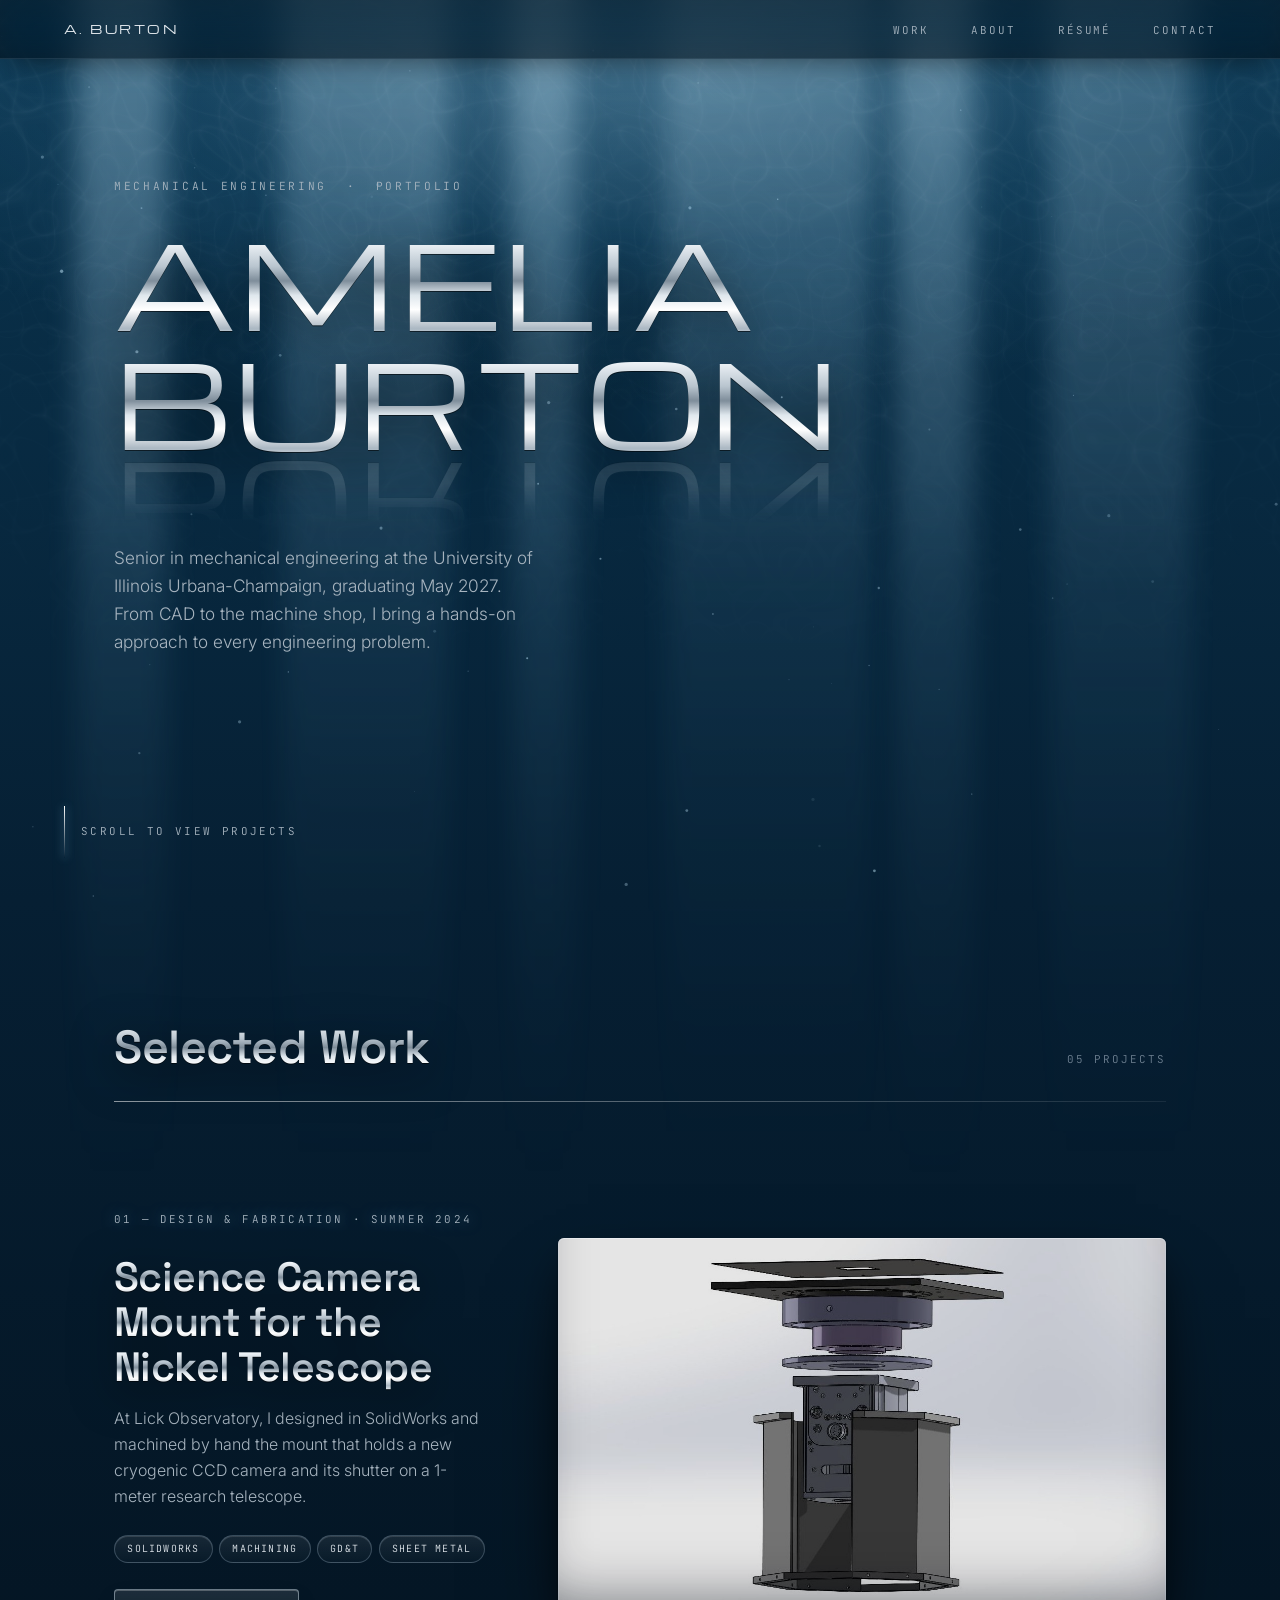
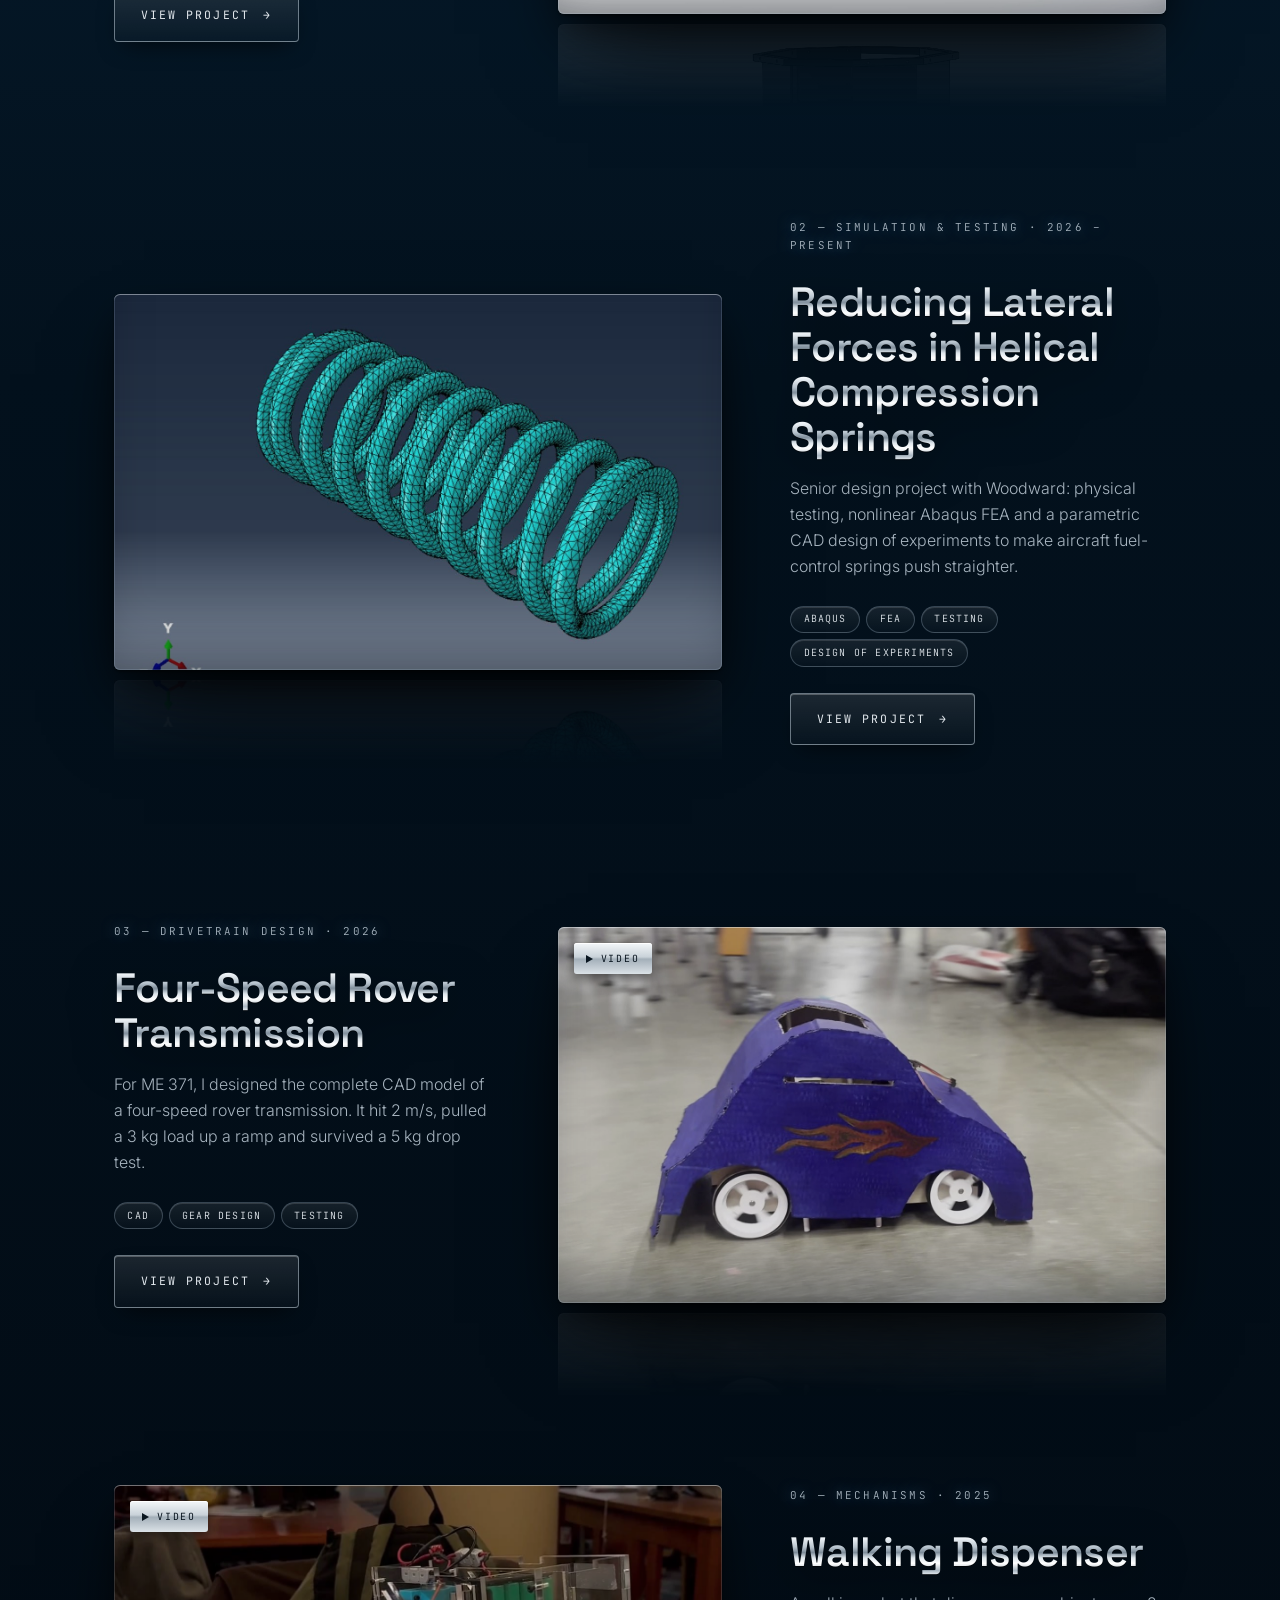
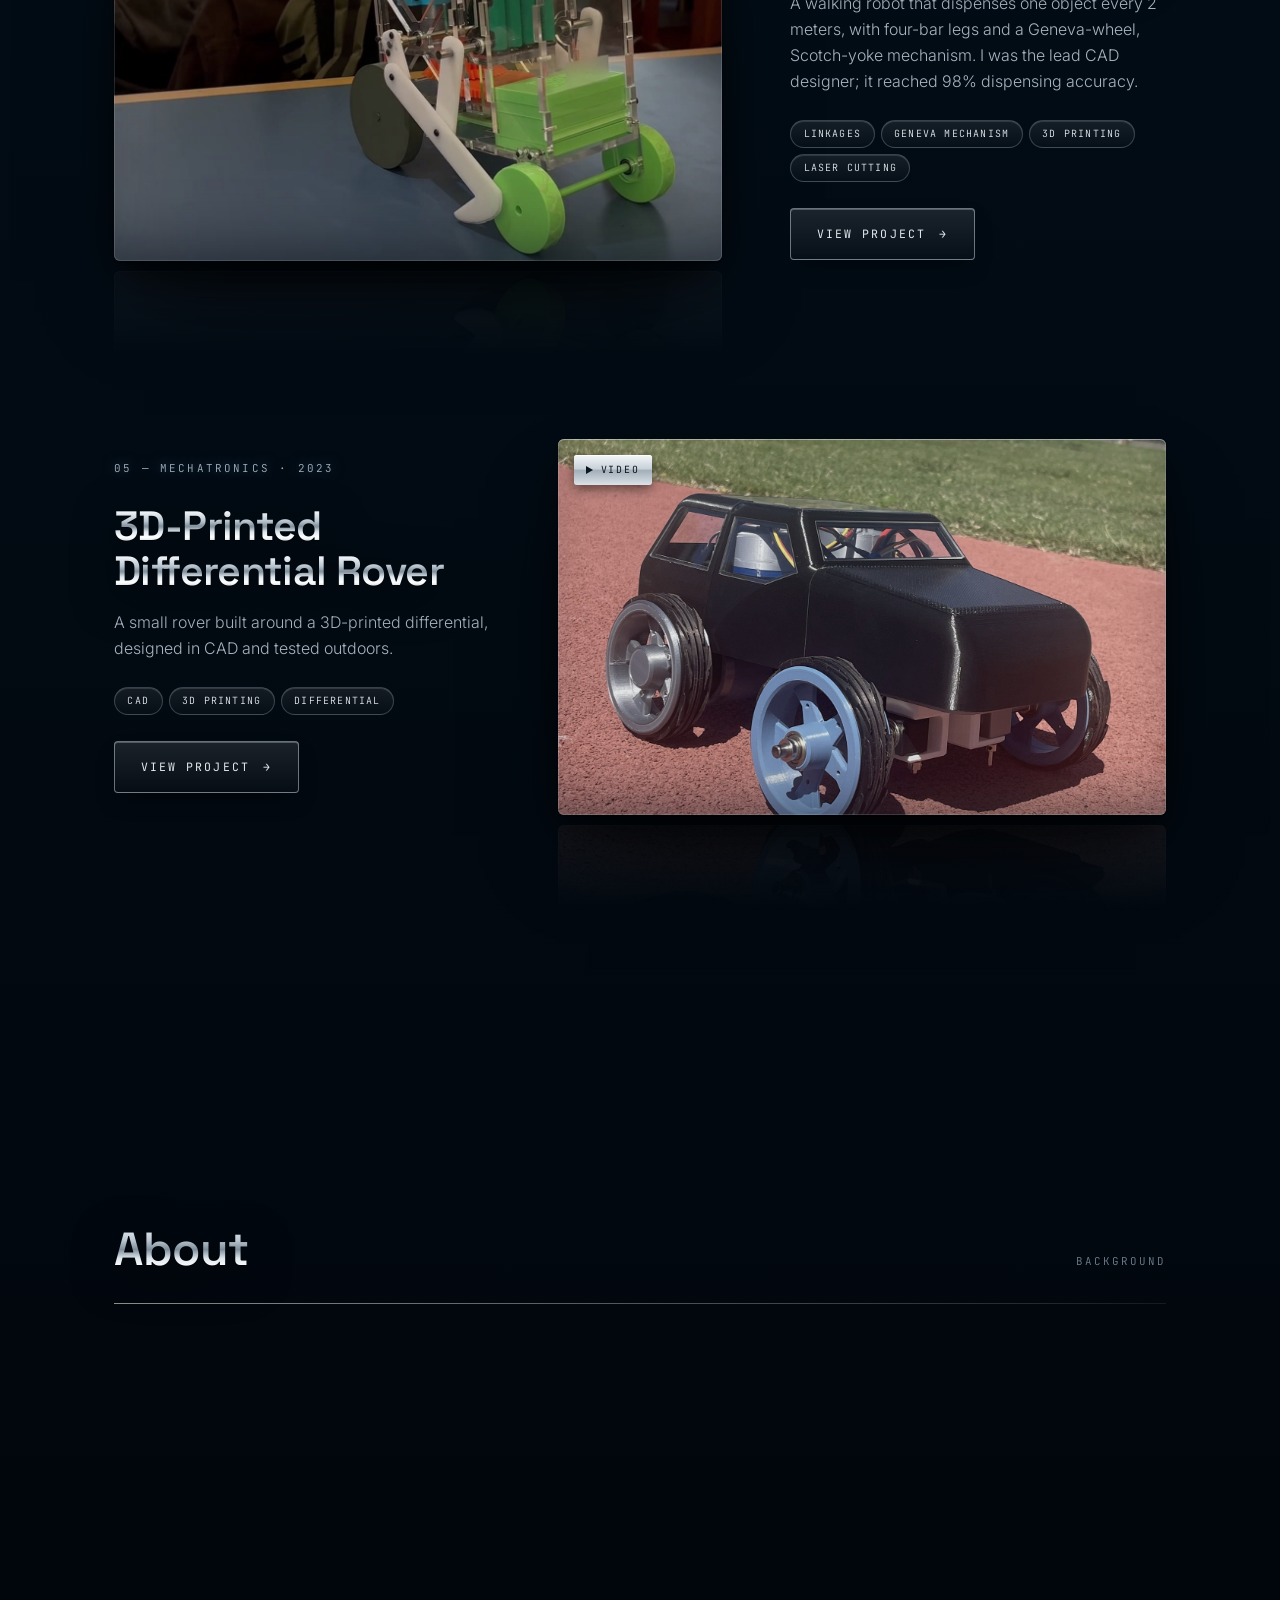
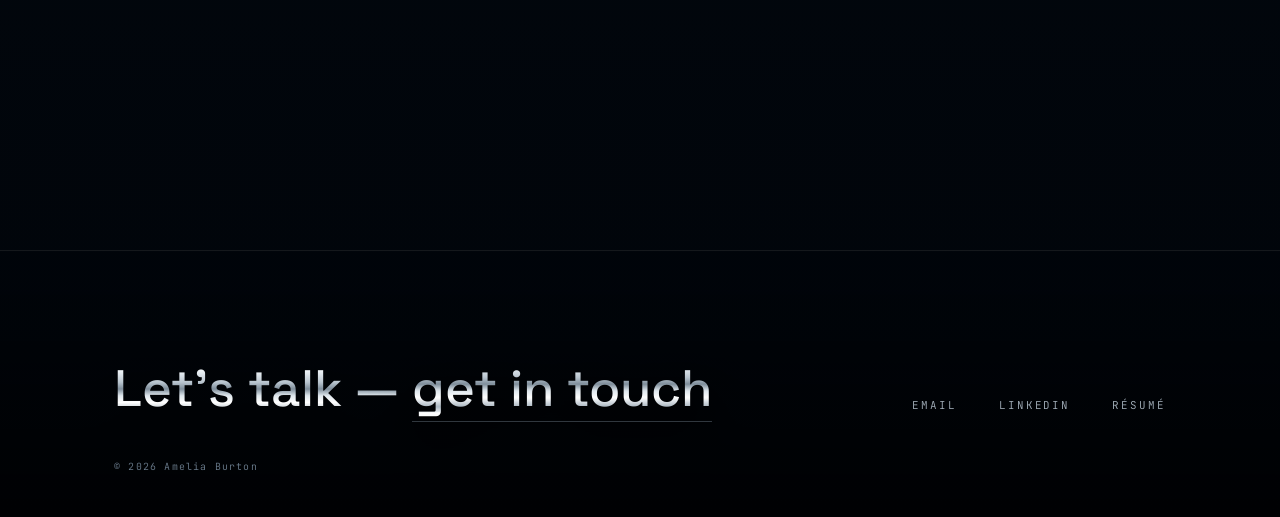
<file: index.html>
<!DOCTYPE html>
<html lang="en">
<head>
  <meta charset="UTF-8">
  <meta name="viewport" content="width=device-width, initial-scale=1.0, viewport-fit=cover">
  <meta name="theme-color" content="#0a3550">
  <title>Amelia Burton — Mechanical Engineering Portfolio</title>
  <meta name="description" content="Engineering portfolio of Amelia Burton: simulation, design and instrumentation projects.">

  <!-- Fonts from Google Fonts -->
  <link rel="preconnect" href="https://fonts.googleapis.com">
  <link rel="preconnect" href="https://fonts.gstatic.com" crossorigin>
  <link href="https://fonts.googleapis.com/css2?family=Inter:wght@300;400;500&family=JetBrains+Mono:wght@400&family=Michroma&family=Space+Grotesk:wght@500;600&display=swap" rel="stylesheet">

  <link rel="stylesheet" href="style.css">
  <script>document.documentElement.classList.add('js')</script>
</head>
<body>


  <!-- ===== NAVIGATION BAR ===== -->
  <nav class="nav">
    <a href="#top" class="mark">A. Burton</a>
    <ul>
      <li><a href="#work">Work</a></li>
      <li><a href="about.html">About</a></li>
      <li class="hide-mobile"><a href="resume.pdf" target="_blank">Résumé</a></li>
      <li><a href="#contact">Contact</a></li>
    </ul>
  </nav>

  <!-- ===== OPENING PAGE ===== -->
  <div class="hero-wrap">
    <header class="hero" id="top">
      <p class="eyebrow">Mechanical Engineering &nbsp;·&nbsp; Portfolio</p>
      <h1 class="chrome">Amelia<br>Burton</h1>
      <p class="lede">
        Senior in mechanical engineering at the University of Illinois Urbana-Champaign,
        graduating May 2027. From CAD to the machine shop, I bring a hands-on approach
        to every engineering problem.
      </p>
    </header>
    <a href="#work" class="scroll-cue">
      <span class="stem"></span>
      Scroll to view projects
    </a>
  </div>

  <!-- ===== PROJECTS ===== -->
  <main class="section" id="work">
    <div class="section-head">
      <h2>Selected Work</h2>
      <span>05 Projects</span>
    </div>

    <!--
      Each <article> below is one project.
      To add a project: copy a whole <article> ... </article> block,
      paste it underneath, and change the text, image and link.

      To use a real picture, put it in the "images" folder and replace
        <div class="placeholder">Image coming soon</div>
      with
        <img src="images/your-picture.jpg" alt="Short description of the picture">
    -->

    <!-- PROJECT 01 -->
    <article class="project reveal">
      <a href="projects/camera-mount.html" class="project-image">
        <img src="images/camera-mount/card.jpg" alt="Exploded SolidWorks view of the camera mount assembly" loading="lazy">
      </a>
      <div>
        <p class="project-number">01 — Design &amp; Fabrication · Summer 2024</p>
        <h3>Science Camera Mount for the Nickel Telescope</h3>
        <p>
          At Lick Observatory, I designed in SolidWorks and machined by hand the mount that holds a new cryogenic CCD camera and its shutter on a 1-meter research telescope.
        </p>
        <ul class="tags">
          <li>SolidWorks</li><li>Machining</li><li>GD&amp;T</li><li>Sheet Metal</li>
        </ul>
        <a href="projects/camera-mount.html" class="button">View Project <span class="arrow">→</span></a>
      </div>
    </article>

    <!-- PROJECT 02 -->
    <article class="project reveal">
      <a href="projects/spring-fea.html" class="project-image">
        <img src="images/woodward/card.jpg" alt="Abaqus finite element mesh of a helical compression spring" loading="lazy">
      </a>
      <div>
        <p class="project-number">02 — Simulation &amp; Testing · 2026 – Present</p>
        <h3>Reducing Lateral Forces in Helical Compression Springs</h3>
        <p>
          Senior design project with Woodward: physical testing, nonlinear Abaqus FEA and a parametric CAD design of experiments to make aircraft fuel-control springs push straighter.
        </p>
        <ul class="tags">
          <li>Abaqus</li><li>FEA</li><li>Testing</li><li>Design of Experiments</li>
        </ul>
        <a href="projects/spring-fea.html" class="button">View Project <span class="arrow">→</span></a>
      </div>
    </article>

    <!-- PROJECT 03 -->
    <article class="project reveal">
      <a href="projects/transmission.html" class="project-image">
        <span class="badge">Video</span>
        <img src="images/transmission/card.jpg" alt="The four-speed rover with its blue flame-painted body driving across the floor" loading="lazy">
      </a>
      <div>
        <p class="project-number">03 — Drivetrain Design · 2026</p>
        <h3>Four-Speed Rover Transmission</h3>
        <p>
          For ME 371, I designed the complete CAD model of a four-speed rover transmission. It hit 2 m/s, pulled a 3 kg load up a ramp and survived a 5 kg drop test.
        </p>
        <ul class="tags">
          <li>CAD</li><li>Gear Design</li><li>Testing</li>
        </ul>
        <a href="projects/transmission.html" class="button">View Project <span class="arrow">→</span></a>
      </div>
    </article>

    <!-- PROJECT 04 -->
    <article class="project reveal">
      <a href="projects/walking-dispenser.html" class="project-image">
        <span class="badge">Video</span>
        <img src="images/dispenser/loop-poster.jpg" alt="Walking dispenser robot with clear frame and green 3D-printed parts" loading="lazy">
      </a>
      <div>
        <p class="project-number">04 — Mechanisms · 2025</p>
        <h3>Walking Dispenser</h3>
        <p>
          A walking robot that dispenses one object every 2 meters, with four-bar legs and a Geneva-wheel, Scotch-yoke mechanism. I was the lead CAD designer; it reached 98% dispensing accuracy.
        </p>
        <ul class="tags">
          <li>Linkages</li><li>Geneva Mechanism</li><li>3D Printing</li><li>Laser Cutting</li>
        </ul>
        <a href="projects/walking-dispenser.html" class="button">View Project <span class="arrow">→</span></a>
      </div>
    </article>

    <!-- PROJECT 05 -->
    <article class="project reveal">
      <a href="projects/rover.html" class="project-image">
        <span class="badge">Video</span>
        <img src="images/rover/rover-photo.jpg" alt="3D-printed rover with black body and blue wheels on a running track" loading="lazy">
      </a>
      <div>
        <p class="project-number">05 — Mechatronics · 2023</p>
        <h3>3D-Printed Differential Rover</h3>
        <p>
          A small rover built around a 3D-printed differential, designed in CAD and tested outdoors.
        </p>
        <ul class="tags">
          <li>CAD</li><li>3D Printing</li><li>Differential</li>
        </ul>
        <a href="projects/rover.html" class="button">View Project <span class="arrow">→</span></a>
      </div>
    </article>

  </main>

  <!-- ===== ABOUT ===== -->
  <section class="section" id="about">
    <div class="section-head">
      <h2>About</h2>
      <span>Background</span>
    </div>
    <div class="about-grid reveal">
      <p class="big">
        I design with the build in mind, and I build what I design.
      </p>
      <div>
        <p>
          I'm a mechanical engineering senior at the University of Illinois Urbana-Champaign,
          graduating May 2027, and I'm looking for full-time mechanical design roles. I've designed
          and machined hardware for a research telescope, analyzed springs for aircraft fuel controls,
          and led CAD design on a four-speed rover transmission and a walking dispenser.
        </p>
        <p>
          I was born and raised in Honolulu, Hawaiʻi, and I love the ocean and a good adventure:
          scuba diving, surfing, shelling, shark diving and skydiving from 18,000 feet. I also
          traveled to Sierra Leone for a study abroad service project on food storage.
        </p>
        <p style="margin-top: var(--s2)">
          <a href="about.html" class="button">More About Me <span class="arrow">→</span></a>
        </p>
      </div>
    </div>
  </section>

  <!-- ===== CONTACT / FOOTER ===== -->
  <div class="footer-wrap">
  <footer class="footer" id="contact">
    <h2>Let's talk — <a class="chrome" href="mailto:ameliaeburton2005@gmail.com">get in touch</a></h2>
    <ul>
      <li><a href="mailto:ameliaeburton2005@gmail.com">Email</a></li>
      <li><a href="https://www.linkedin.com/in/amelia-burton-emeline/" target="_blank">LinkedIn</a></li>
      <li><a href="resume.pdf" target="_blank">Résumé</a></li>
    </ul>
    <p class="copyright">© 2026 Amelia Burton</p>
  </footer>
  </div>

  <script src="main.js"></script>
</body>
</html>
</file>
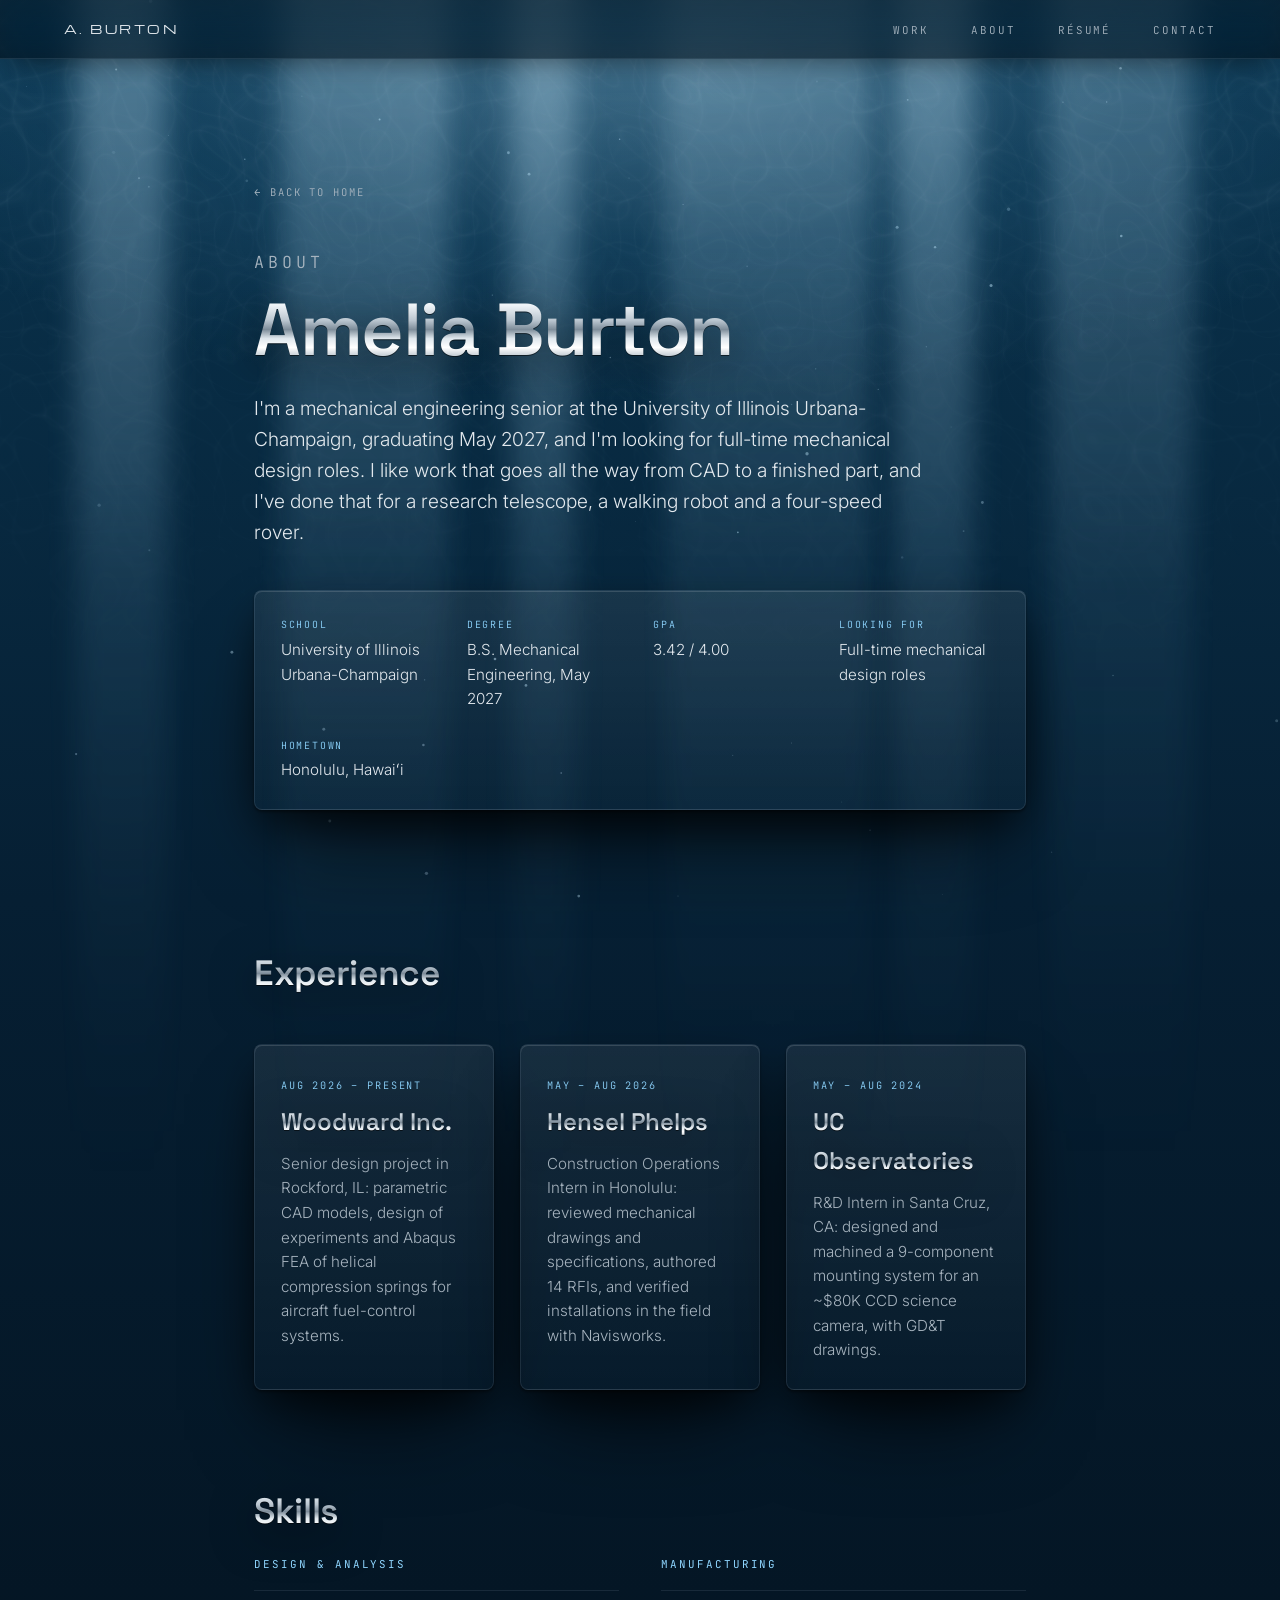
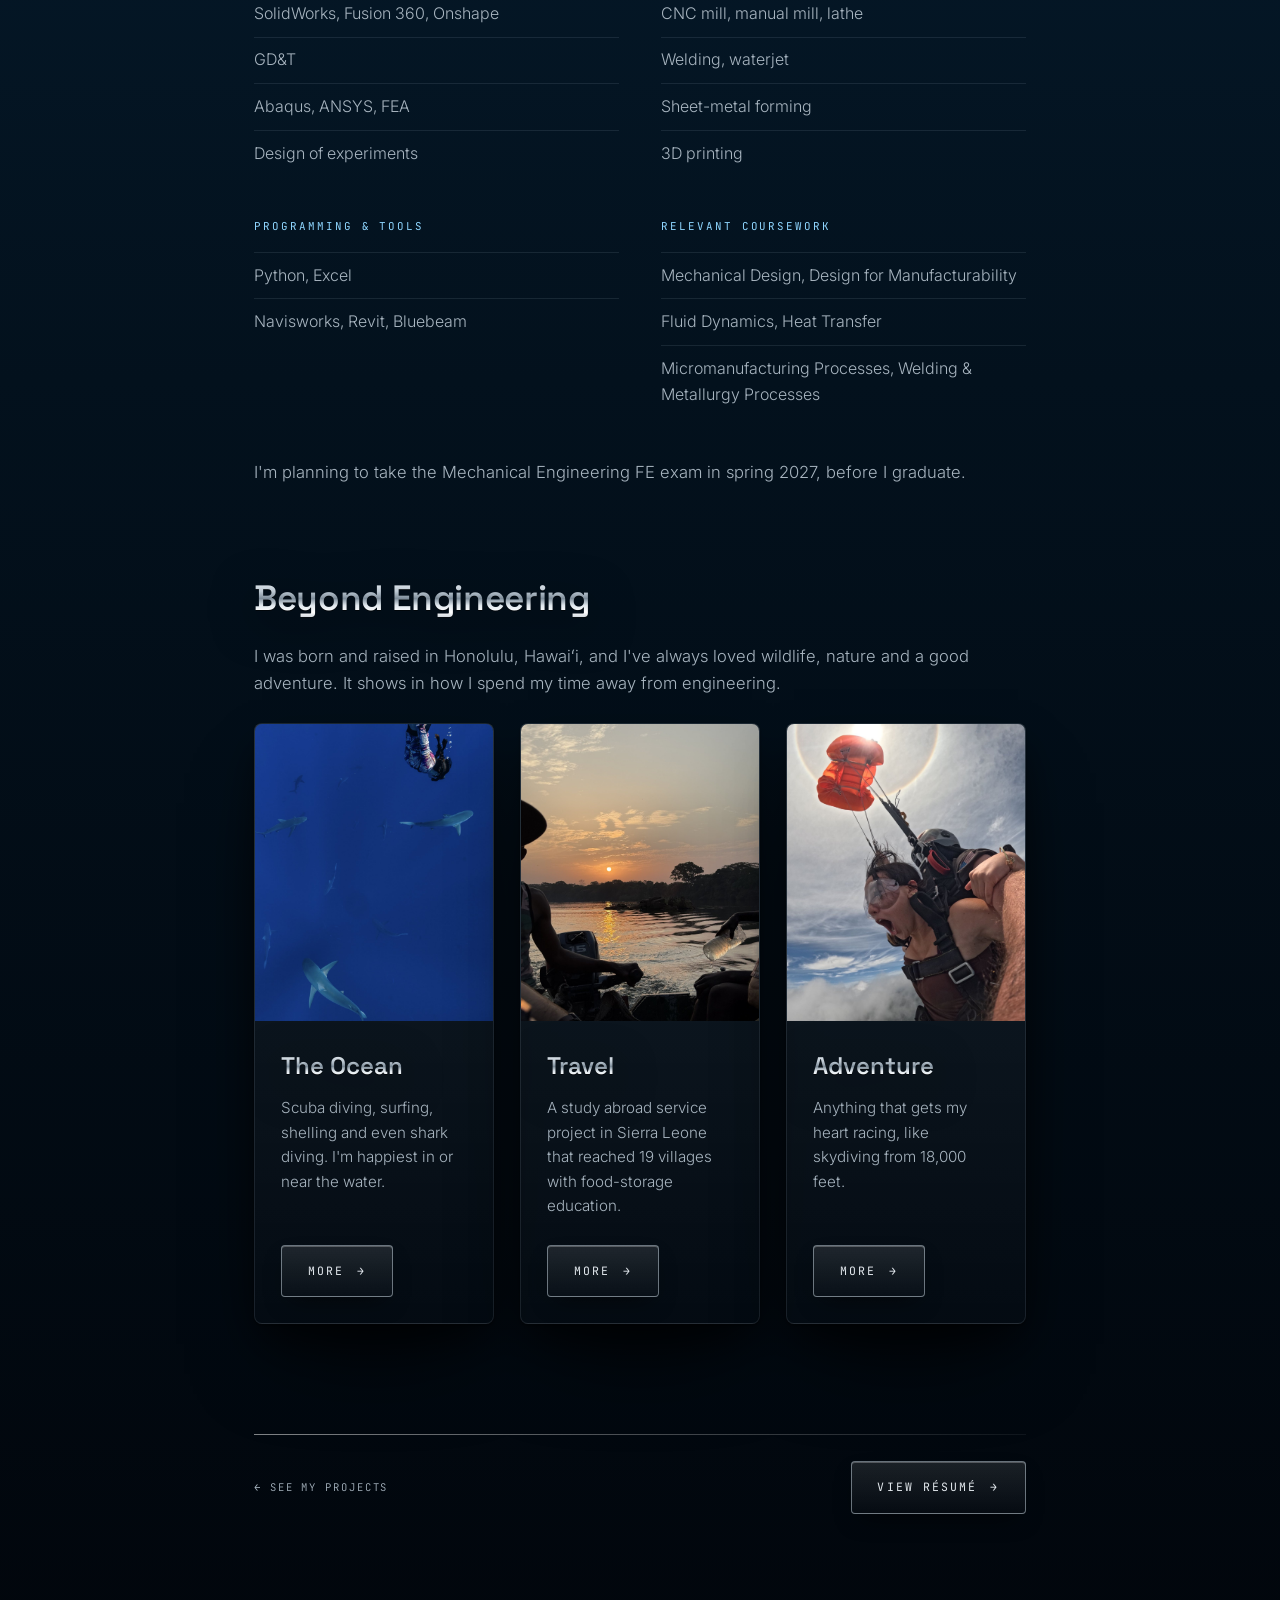
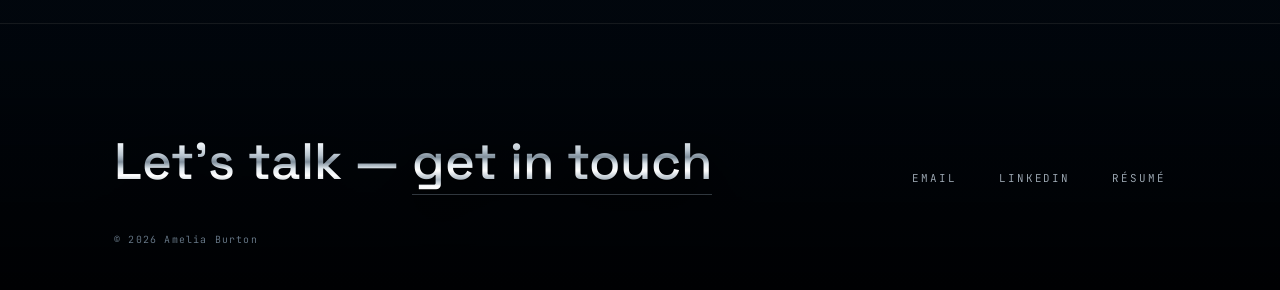
<file: about.html>
<!DOCTYPE html>
<html lang="en">
<head>
  <meta charset="UTF-8">
  <meta name="viewport" content="width=device-width, initial-scale=1.0, viewport-fit=cover">
  <meta name="theme-color" content="#0a3550">
  <title>About — Amelia Burton</title>
  <meta name="description" content="Engineering portfolio of Amelia Burton: simulation, design and instrumentation projects.">

  <!-- Fonts from Google Fonts -->
  <link rel="preconnect" href="https://fonts.googleapis.com">
  <link rel="preconnect" href="https://fonts.gstatic.com" crossorigin>
  <link href="https://fonts.googleapis.com/css2?family=Inter:wght@300;400;500&family=JetBrains+Mono:wght@400&family=Michroma&family=Space+Grotesk:wght@500;600&display=swap" rel="stylesheet">

  <link rel="stylesheet" href="style.css">
  <script>document.documentElement.classList.add('js')</script>
</head>
<body>


  <!-- ===== NAVIGATION BAR ===== -->
  <nav class="nav">
    <a href="index.html" class="mark">A. Burton</a>
    <ul>
      <li><a href="index.html#work">Work</a></li>
      <li><a href="about.html">About</a></li>
      <li class="hide-mobile"><a href="resume.pdf" target="_blank">Résumé</a></li>
      <li><a href="#contact">Contact</a></li>
    </ul>
  </nav>

  <main class="project-page">
    <a href="index.html#about" class="back">← Back to home</a>

    <p class="eyebrow">About</p>
    <h1>Amelia Burton</h1>

    <p class="lead">
      I'm a mechanical engineering senior at the University of Illinois Urbana-Champaign,
      graduating May 2027, and I'm looking for full-time mechanical design roles. I like work
      that goes all the way from CAD to a finished part, and I've done that for a research
      telescope, a walking robot and a four-speed rover.
    </p>

    <dl class="facts">
      <div><dt>School</dt><dd>University of Illinois Urbana-Champaign</dd></div>
      <div><dt>Degree</dt><dd>B.S. Mechanical Engineering, May 2027</dd></div>
      <div><dt>GPA</dt><dd>3.42 / 4.00</dd></div>
      <div><dt>Looking for</dt><dd>Full-time mechanical design roles</dd></div>
      <div><dt>Hometown</dt><dd>Honolulu, Hawaiʻi</dd></div>
    </dl>

    <h2>Experience</h2>
    <div class="process">
      <div class="step">
        <span class="n">AUG 2026 – PRESENT</span>
        <h3>Woodward Inc.</h3>
        <p>Senior design project in Rockford, IL: parametric CAD models, design of experiments and Abaqus FEA of helical compression springs for aircraft fuel-control systems.</p>
      </div>
      <div class="step">
        <span class="n">MAY – AUG 2026</span>
        <h3>Hensel Phelps</h3>
        <p>Construction Operations Intern in Honolulu: reviewed mechanical drawings and specifications, authored 14 RFIs, and verified installations in the field with Navisworks.</p>
      </div>
      <div class="step">
        <span class="n">MAY – AUG 2024</span>
        <h3>UC Observatories</h3>
        <p>R&amp;D Intern in Santa Cruz, CA: designed and machined a 9-component mounting system for an ~$80K CCD science camera, with GD&amp;T drawings.</p>
      </div>
    </div>

    <h2>Skills</h2>
    <div class="cols">
      <div>
        <h3>Design &amp; analysis</h3>
        <ul>
          <li>SolidWorks, Fusion 360, Onshape</li>
          <li>GD&amp;T</li>
          <li>Abaqus, ANSYS, FEA</li>
          <li>Design of experiments</li>
        </ul>
      </div>
      <div>
        <h3>Manufacturing</h3>
        <ul>
          <li>CNC mill, manual mill, lathe</li>
          <li>Welding, waterjet</li>
          <li>Sheet-metal forming</li>
          <li>3D printing</li>
        </ul>
      </div>
    </div>
    <div class="cols" style="margin-top: var(--s3)">
      <div>
        <h3>Programming &amp; tools</h3>
        <ul>
          <li>Python, Excel</li>
          <li>Navisworks, Revit, Bluebeam</li>
        </ul>
      </div>
      <div>
        <h3>Relevant coursework</h3>
        <ul>
          <li>Mechanical Design, Design for Manufacturability</li>
          <li>Fluid Dynamics, Heat Transfer</li>
          <li>Micromanufacturing Processes, Welding &amp; Metallurgy Processes</li>
        </ul>
      </div>
    </div>
    <p style="margin-top: var(--s3)">
      I'm planning to take the Mechanical Engineering FE exam in spring 2027, before I graduate.
    </p>

    <h2 id="beyond">Beyond Engineering</h2>
    <p>
      I was born and raised in Honolulu, Hawaiʻi, and I've always loved wildlife, nature and a
      good adventure. It shows in how I spend my time away from engineering.
    </p>
    <div class="life-cards">
      <a href="ocean.html" class="life-card">
        <div class="cover"><img src="images/life/ocean/shark-dive-me.jpg" alt="Me diving down toward sharks in open blue water" loading="lazy"></div>
        <div class="body">
          <h3 class="chrome">The Ocean</h3>
          <p>Scuba diving, surfing, shelling and even shark diving. I'm happiest in or near the water.</p>
          <span class="button">More <span class="arrow">→</span></span>
        </div>
      </a>
      <a href="travel.html" class="life-card">
        <div class="cover"><img src="images/life/travel/river-sunset.jpg" alt="Sunset over a river in Sierra Leone" loading="lazy"></div>
        <div class="body">
          <h3 class="chrome">Travel</h3>
          <p>A study abroad service project in Sierra Leone that reached 19 villages with food-storage education.</p>
          <span class="button">More <span class="arrow">→</span></span>
        </div>
      </a>
      <a href="adventure.html" class="life-card">
        <div class="cover"><img src="images/life/adventure/freefall.jpg" alt="Me in freefall during a skydive" loading="lazy"></div>
        <div class="body">
          <h3 class="chrome">Adventure</h3>
          <p>Anything that gets my heart racing, like skydiving from 18,000 feet.</p>
          <span class="button">More <span class="arrow">→</span></span>
        </div>
      </a>
    </div>

    <div class="next-project">
      <a href="index.html#work" class="back">← See my projects</a>
      <a href="resume.pdf" target="_blank" class="button">View Résumé <span class="arrow">→</span></a>
    </div>
  </main>

  <div class="footer-wrap">
  <footer class="footer" id="contact">
    <h2>Let's talk — <a class="chrome" href="mailto:ameliaeburton2005@gmail.com">get in touch</a></h2>
    <ul>
      <li><a href="mailto:ameliaeburton2005@gmail.com">Email</a></li>
      <li><a href="https://www.linkedin.com/in/amelia-burton-emeline/" target="_blank">LinkedIn</a></li>
      <li><a href="resume.pdf" target="_blank">Résumé</a></li>
    </ul>
    <p class="copyright">© 2026 Amelia Burton</p>
  </footer>
  </div>

  <script src="main.js"></script>
</body>
</html>
</file>
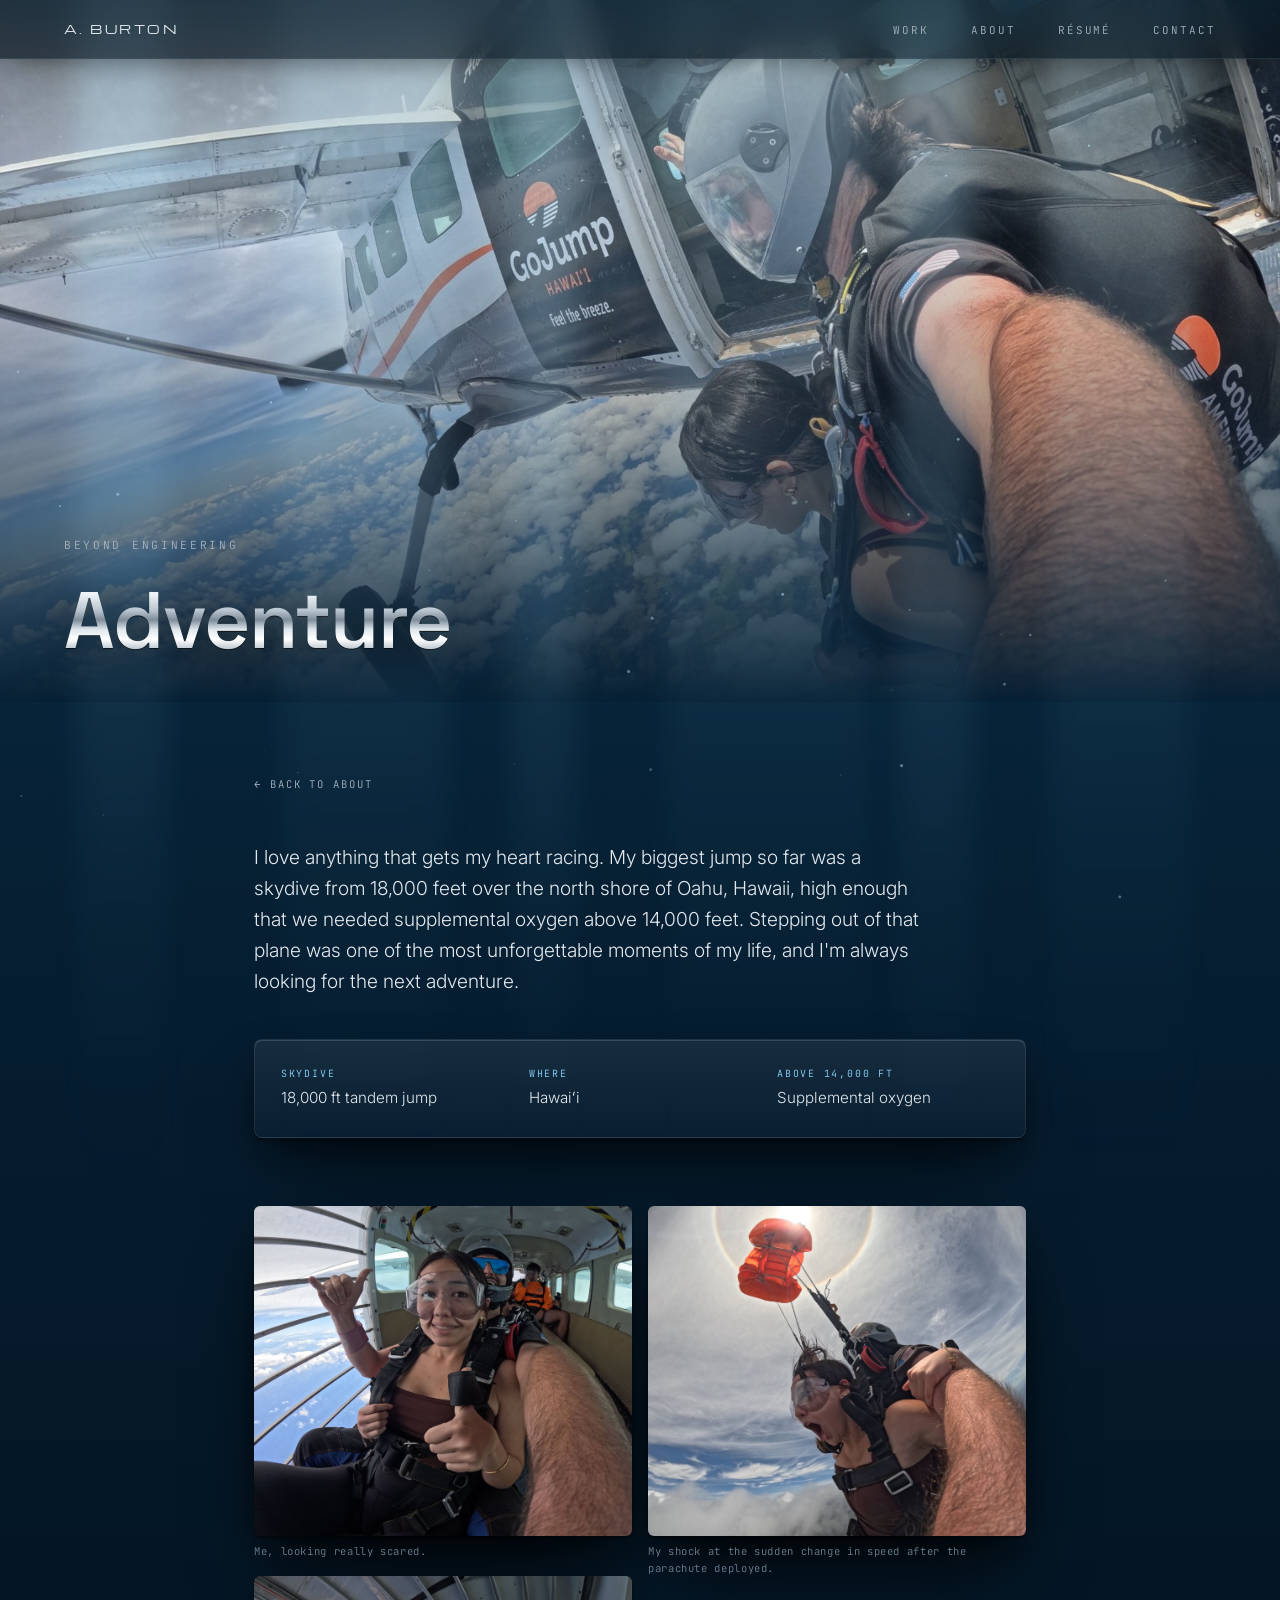
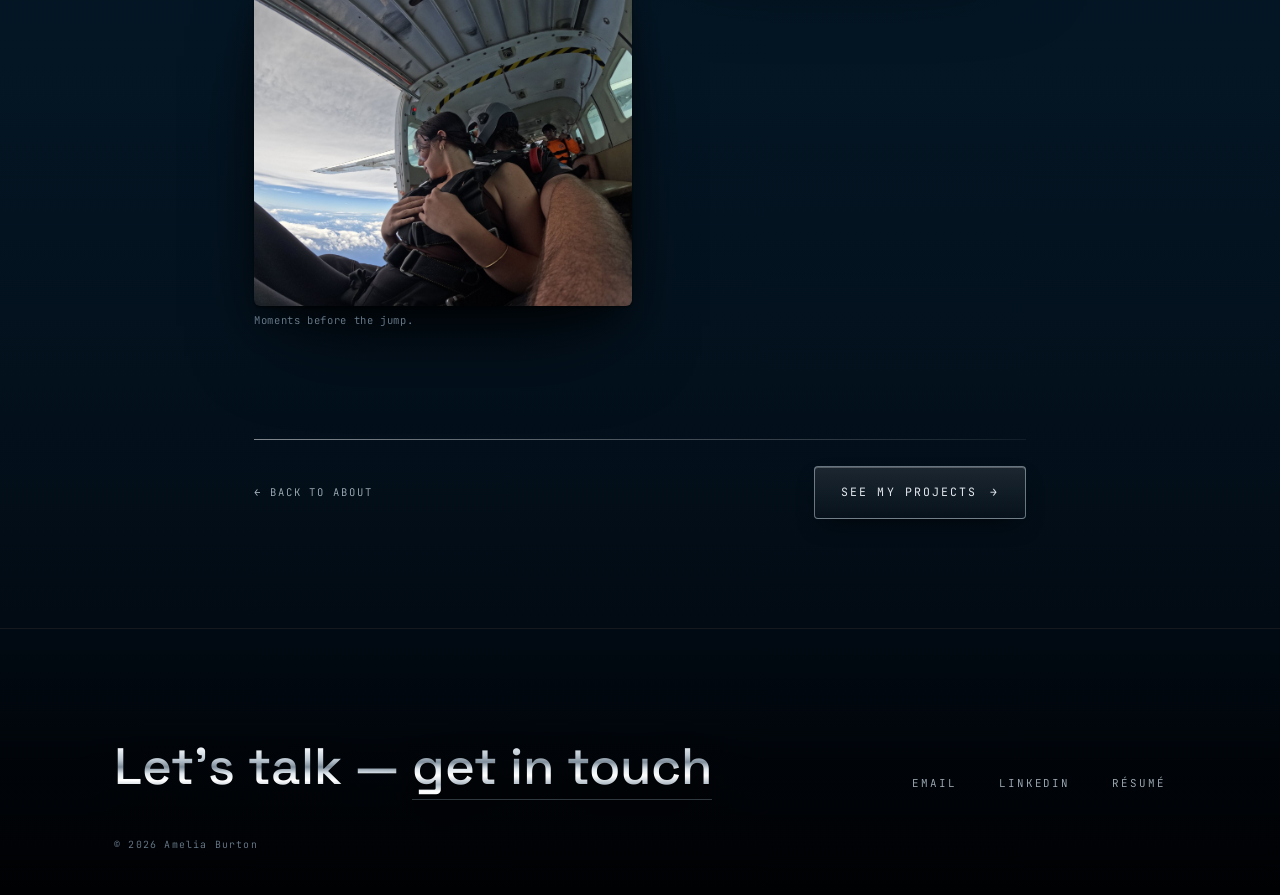
<file: adventure.html>
<!DOCTYPE html>
<html lang="en">
<head>
  <meta charset="UTF-8">
  <meta name="viewport" content="width=device-width, initial-scale=1.0, viewport-fit=cover">
  <meta name="theme-color" content="#0a3550">
  <title>Adventure — Amelia Burton</title>
  <meta name="description" content="Engineering portfolio of Amelia Burton: simulation, design and instrumentation projects.">

  <!-- Fonts from Google Fonts -->
  <link rel="preconnect" href="https://fonts.googleapis.com">
  <link rel="preconnect" href="https://fonts.gstatic.com" crossorigin>
  <link href="https://fonts.googleapis.com/css2?family=Inter:wght@300;400;500&family=JetBrains+Mono:wght@400&family=Michroma&family=Space+Grotesk:wght@500;600&display=swap" rel="stylesheet">

  <link rel="stylesheet" href="style.css">
  <script>document.documentElement.classList.add('js')</script>
</head>
<body>


  <!-- ===== NAVIGATION BAR ===== -->
  <nav class="nav">
    <a href="index.html" class="mark">A. Burton</a>
    <ul>
      <li><a href="index.html#work">Work</a></li>
      <li><a href="about.html">About</a></li>
      <li class="hide-mobile"><a href="resume.pdf" target="_blank">Résumé</a></li>
      <li><a href="#contact">Contact</a></li>
    </ul>
  </nav>

  <header class="life-hero">
    <img src="images/life/adventure/exit.jpg" style="object-position: center 80%" alt="Leaving the plane in tandem with the clouds below">
    <div class="overlay">
      <p class="eyebrow">Beyond Engineering</p>
      <h1 class="chrome">Adventure</h1>
    </div>
  </header>

  <main class="project-page">
    <a href="about.html#beyond" class="back">← Back to About</a>

    <p class="lead">
      I love anything that gets my heart racing. My biggest jump so far was a skydive from
      18,000 feet over the north shore of Oahu, Hawaii, high enough that we needed supplemental oxygen above 14,000 feet.
      Stepping out of that plane was one of the most unforgettable moments of my life, and I'm
      always looking for the next adventure.
    </p>

    <dl class="facts">
      <div><dt>Skydive</dt><dd>18,000 ft tandem jump</dd></div>
      <div><dt>Where</dt><dd>Hawaiʻi</dd></div>
      <div><dt>Above 14,000 ft</dt><dd>Supplemental oxygen</dd></div>
    </dl>

    <div class="gallery">
      <figure><img src="images/life/adventure/shaka.jpg" alt="Dive buddy throwing a shaka inside the plane before the jump" loading="lazy"><figcaption>Me, looking really scared.</figcaption></figure>
      <figure><img src="images/life/adventure/door.jpg" alt="Me at the open door of the plane, looking down at the clouds" loading="lazy"><figcaption>Moments before the jump.</figcaption></figure>
      <figure><img src="images/life/adventure/freefall.jpg" alt="Me in freefall with the drogue chute deployed and a halo around the sun" loading="lazy"><figcaption>My shock at the sudden change in speed after the parachute deployed.</figcaption></figure>
    </div>

    <div class="next-project">
      <a href="about.html#beyond" class="back">← Back to About</a>
      <a href="index.html#work" class="button">See My Projects <span class="arrow">→</span></a>
    </div>
  </main>

  <div class="footer-wrap">
  <footer class="footer" id="contact">
    <h2>Let's talk — <a class="chrome" href="mailto:ameliaeburton2005@gmail.com">get in touch</a></h2>
    <ul>
      <li><a href="mailto:ameliaeburton2005@gmail.com">Email</a></li>
      <li><a href="https://www.linkedin.com/in/amelia-burton-emeline/" target="_blank">LinkedIn</a></li>
      <li><a href="resume.pdf" target="_blank">Résumé</a></li>
    </ul>
    <p class="copyright">© 2026 Amelia Burton</p>
  </footer>
  </div>

  <script src="main.js"></script>
</body>
</html>
</file>
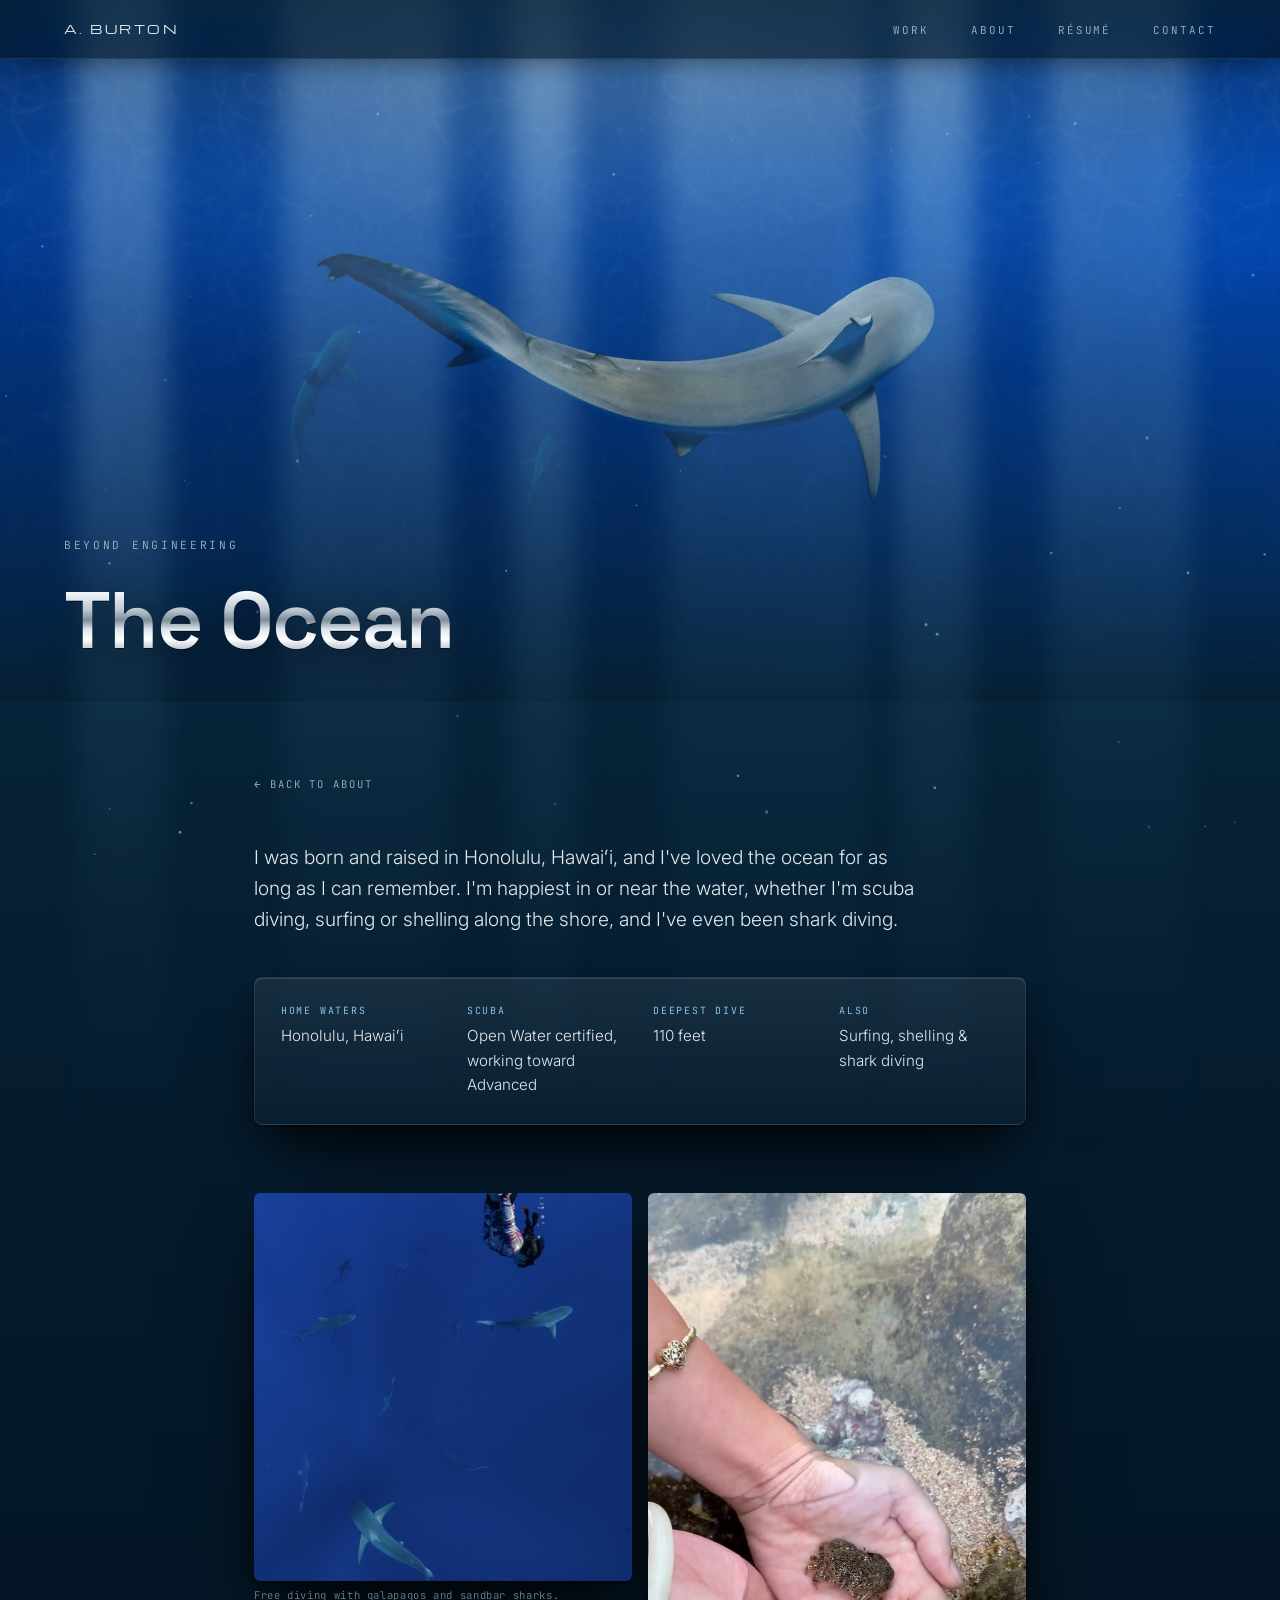
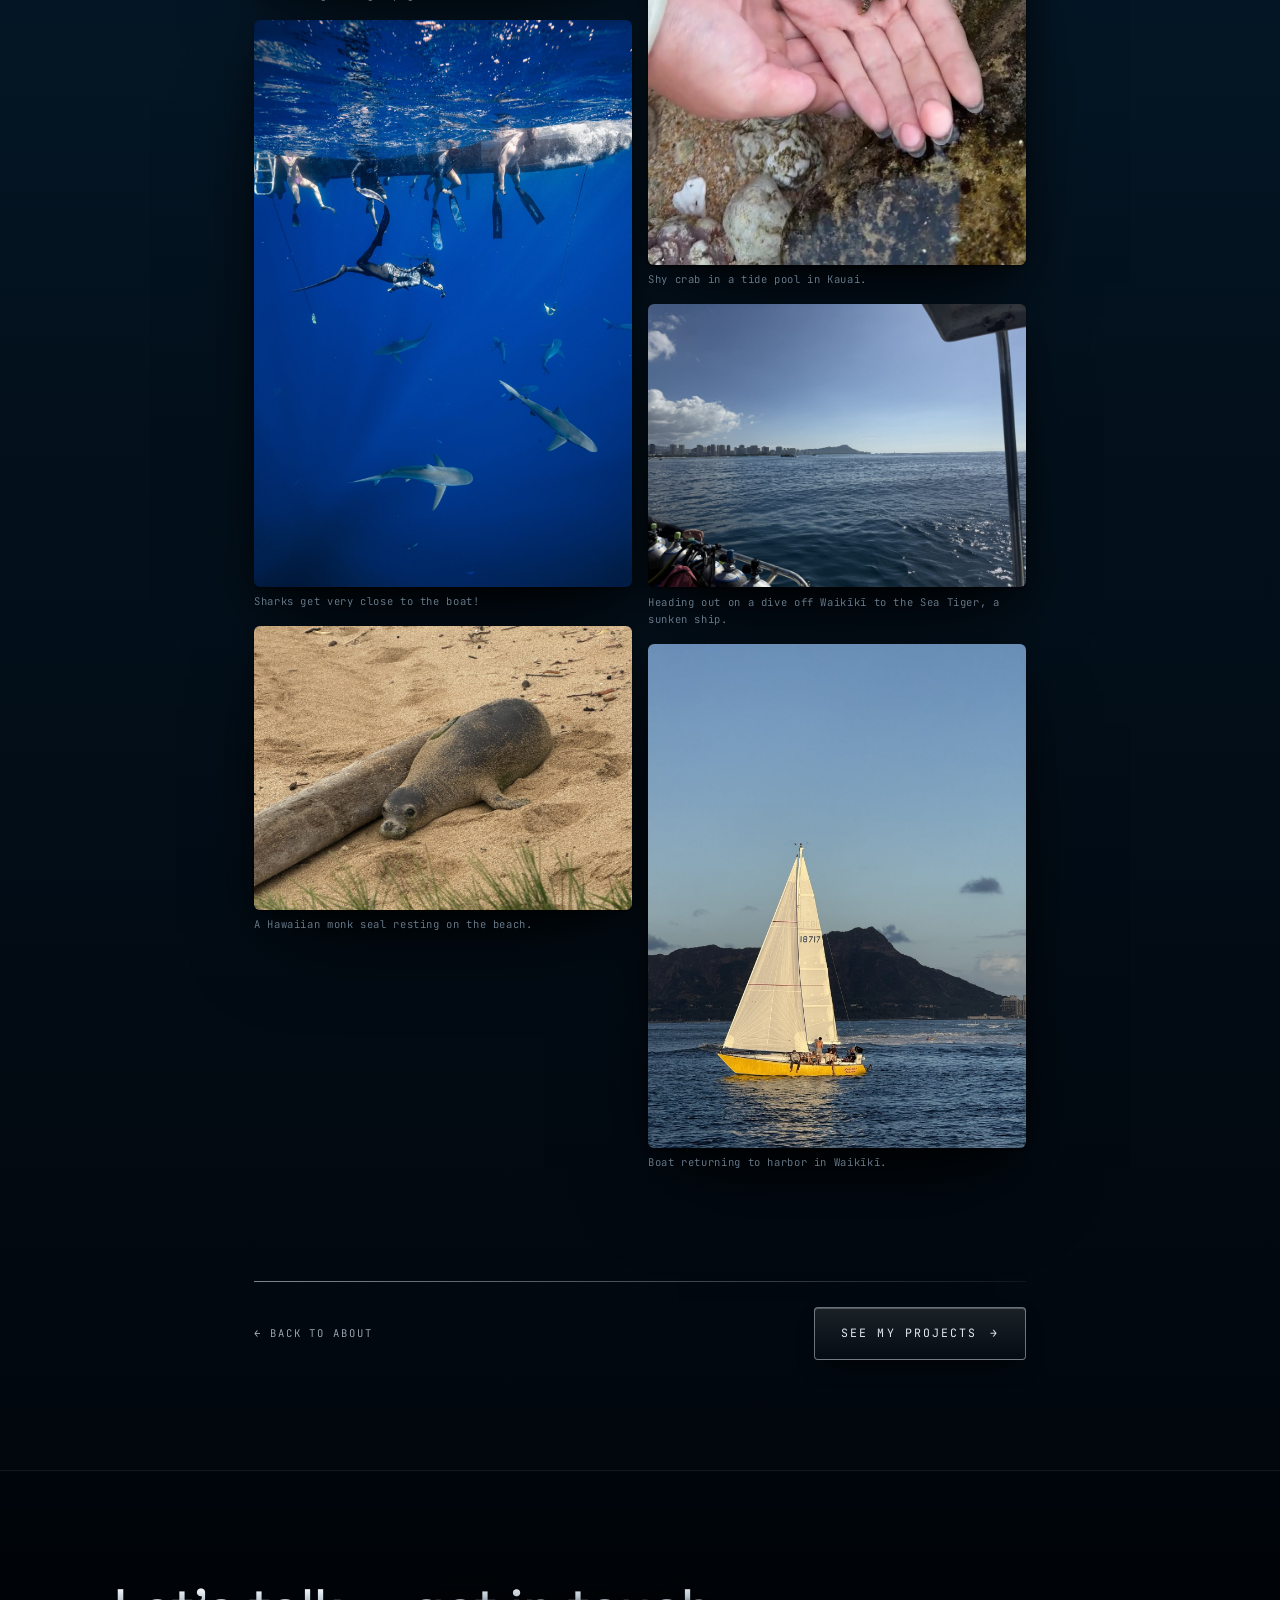
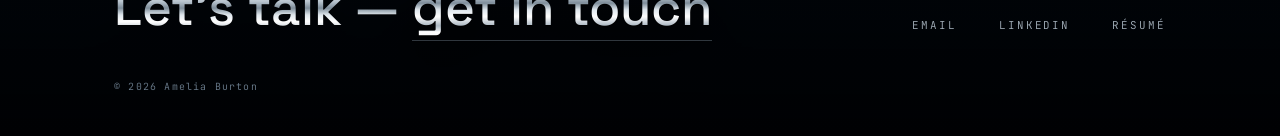
<file: ocean.html>
<!DOCTYPE html>
<html lang="en">
<head>
  <meta charset="UTF-8">
  <meta name="viewport" content="width=device-width, initial-scale=1.0, viewport-fit=cover">
  <meta name="theme-color" content="#0a3550">
  <title>The Ocean — Amelia Burton</title>
  <meta name="description" content="Engineering portfolio of Amelia Burton: simulation, design and instrumentation projects.">

  <!-- Fonts from Google Fonts -->
  <link rel="preconnect" href="https://fonts.googleapis.com">
  <link rel="preconnect" href="https://fonts.gstatic.com" crossorigin>
  <link href="https://fonts.googleapis.com/css2?family=Inter:wght@300;400;500&family=JetBrains+Mono:wght@400&family=Michroma&family=Space+Grotesk:wght@500;600&display=swap" rel="stylesheet">

  <link rel="stylesheet" href="style.css">
  <script>document.documentElement.classList.add('js')</script>
</head>
<body>


  <!-- ===== NAVIGATION BAR ===== -->
  <nav class="nav">
    <a href="index.html" class="mark">A. Burton</a>
    <ul>
      <li><a href="index.html#work">Work</a></li>
      <li><a href="about.html">About</a></li>
      <li class="hide-mobile"><a href="resume.pdf" target="_blank">Résumé</a></li>
      <li><a href="#contact">Contact</a></li>
    </ul>
  </nav>

  <header class="life-hero">
    <img src="images/life/ocean/shark.jpg" alt="A shark seen from above in deep blue water">
    <div class="overlay">
      <p class="eyebrow">Beyond Engineering</p>
      <h1 class="chrome">The Ocean</h1>
    </div>
  </header>

  <main class="project-page">
    <a href="about.html#beyond" class="back">← Back to About</a>

    <p class="lead">
      I was born and raised in Honolulu, Hawaiʻi, and I've loved the ocean for as long as I can
      remember. I'm happiest in or near the water, whether I'm scuba diving, surfing or shelling
      along the shore, and I've even been shark diving.
    </p>

    <dl class="facts">
      <div><dt>Home waters</dt><dd>Honolulu, Hawaiʻi</dd></div>
      <div><dt>Scuba</dt><dd>Open Water certified, working toward Advanced</dd></div>
      <div><dt>Deepest dive</dt><dd>110 feet</dd></div>
      <div><dt>Also</dt><dd>Surfing, shelling &amp; shark diving</dd></div>
    </dl>

    <div class="gallery">
      <figure><img src="images/life/ocean/shark-dive-me.jpg" alt="Me diving down toward a group of sharks in open blue water" loading="lazy"><figcaption>Free diving with galapagos and sandbar sharks.</figcaption></figure>
      <figure><img src="images/life/ocean/freedive-sharks.jpg" alt="Me swimming beneath the boat with sharks circling below" loading="lazy"><figcaption>Sharks get very close to the boat!</figcaption></figure>
      <figure><img src="images/life/ocean/monk-seal.jpg" alt="A Hawaiian monk seal resting on the sand beside a log" loading="lazy"><figcaption>A Hawaiian monk seal resting on the beach.</figcaption></figure>
      <figure><video autoplay muted loop playsinline preload="metadata" poster="images/life/ocean/tide-pool-poster.jpg"><source src="media/tide-pool.mp4" type="video/mp4"></video><figcaption>Shy crab in a tide pool in Kauai.</figcaption></figure>
      <figure><img src="images/life/ocean/dive-boat.jpg" alt="Dive boat with scuba tanks, looking toward Waikīkī and Diamond Head" loading="lazy"><figcaption>Heading out on a dive off Waikīkī to the Sea Tiger, a sunken ship.</figcaption></figure>
      <figure><img src="images/life/ocean/sailboat.jpg" alt="A yellow sailboat in front of Diamond Head at sunset" loading="lazy"><figcaption>Boat returning to harbor in Waikīkī.</figcaption></figure>
    </div>

    <div class="next-project">
      <a href="about.html#beyond" class="back">← Back to About</a>
      <a href="index.html#work" class="button">See My Projects <span class="arrow">→</span></a>
    </div>
  </main>

  <div class="footer-wrap">
  <footer class="footer" id="contact">
    <h2>Let's talk — <a class="chrome" href="mailto:ameliaeburton2005@gmail.com">get in touch</a></h2>
    <ul>
      <li><a href="mailto:ameliaeburton2005@gmail.com">Email</a></li>
      <li><a href="https://www.linkedin.com/in/amelia-burton-emeline/" target="_blank">LinkedIn</a></li>
      <li><a href="resume.pdf" target="_blank">Résumé</a></li>
    </ul>
    <p class="copyright">© 2026 Amelia Burton</p>
  </footer>
  </div>

  <script src="main.js"></script>
</body>
</html>
</file>
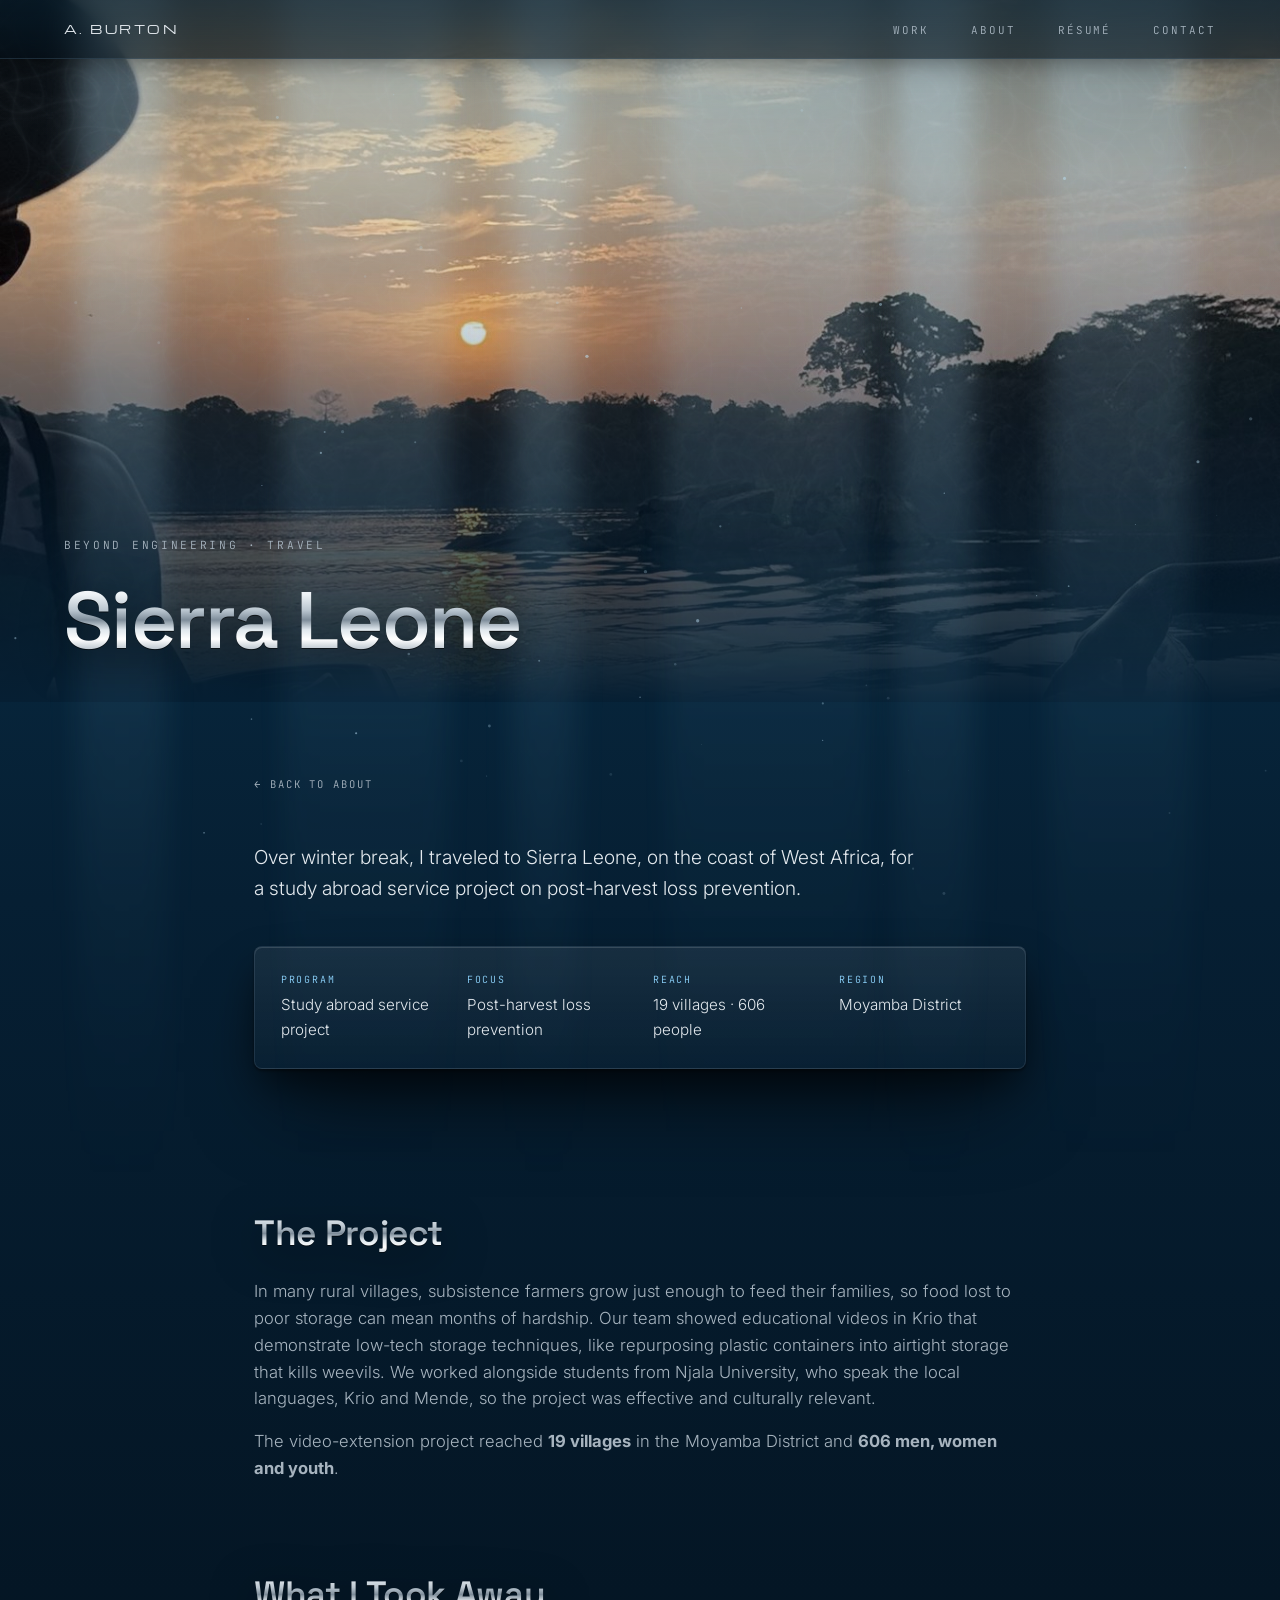
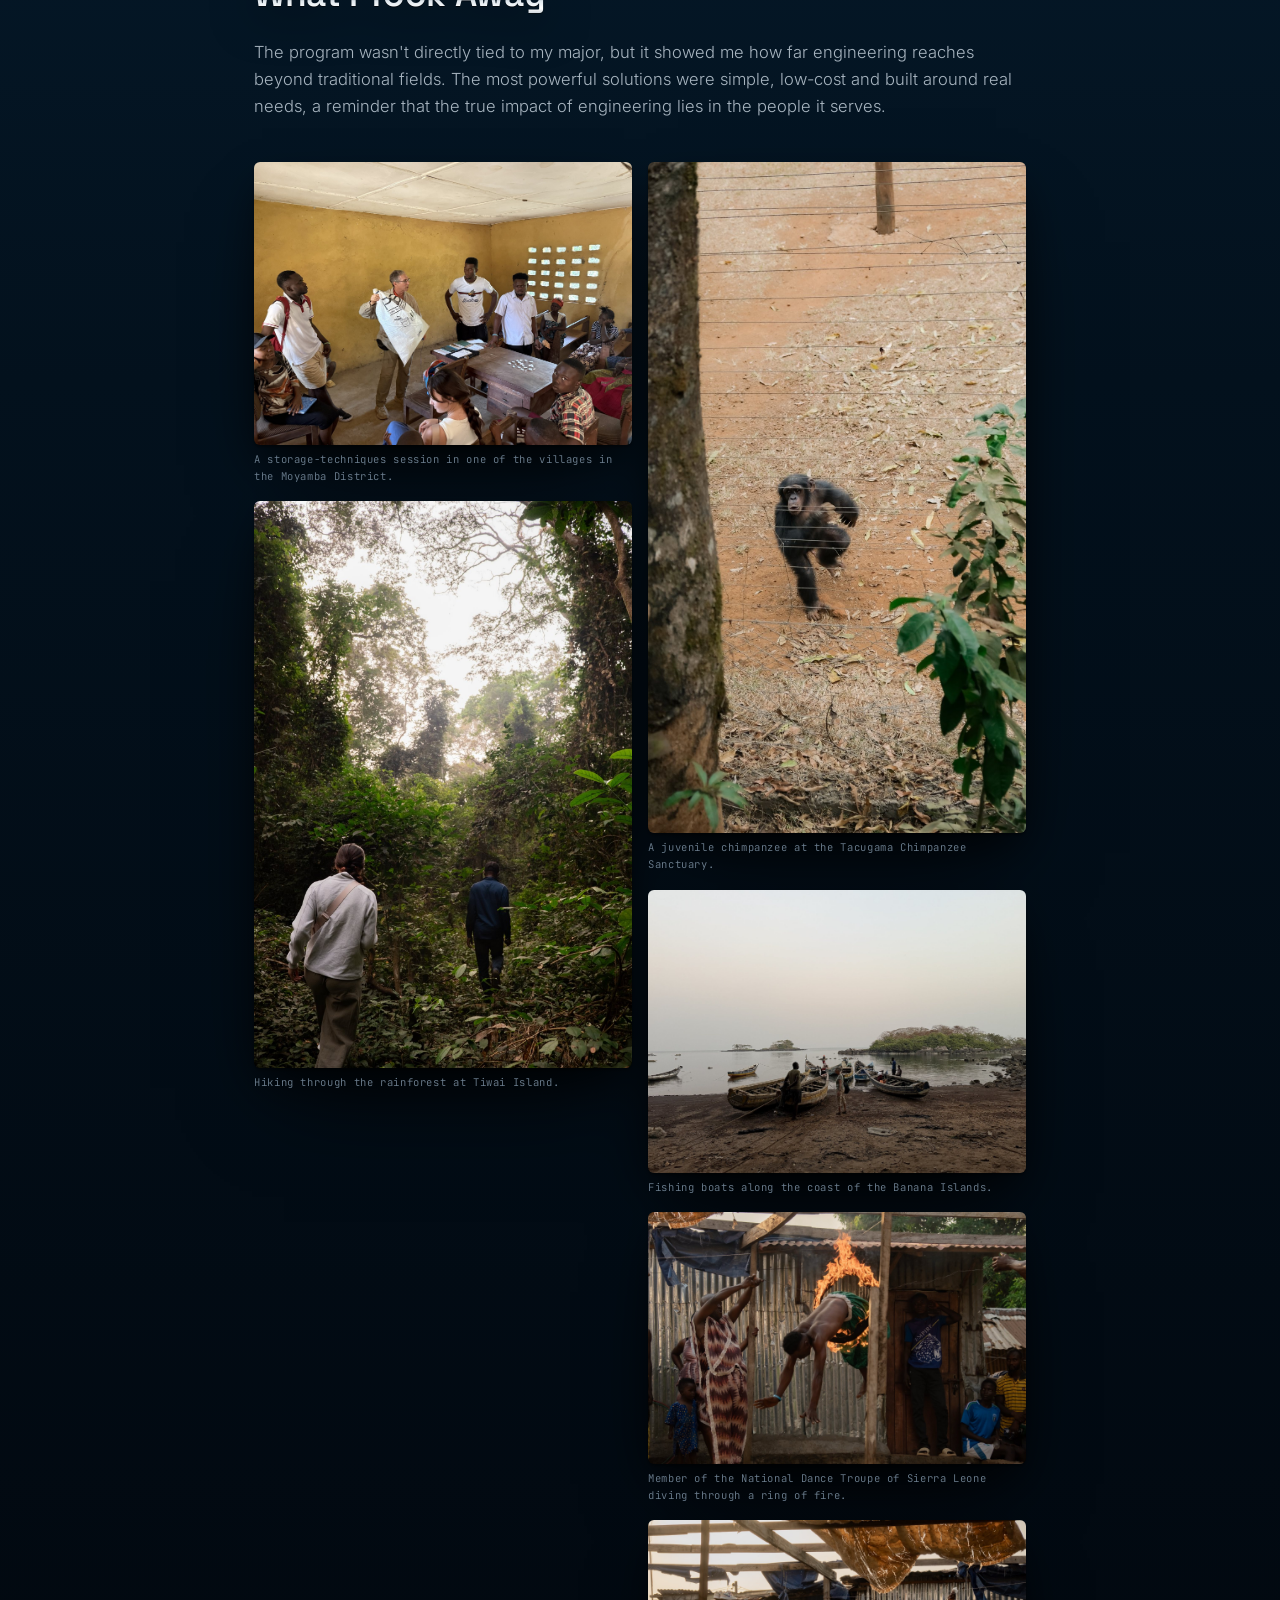
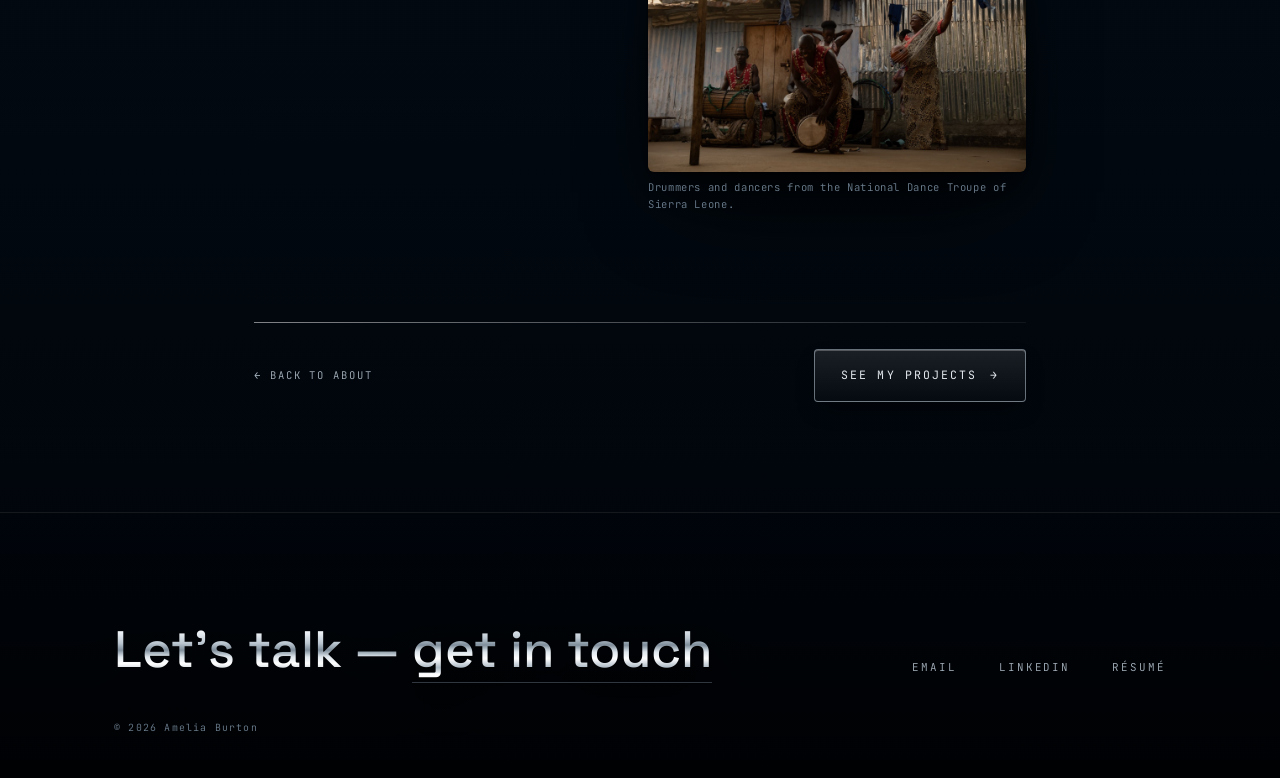
<file: travel.html>
<!DOCTYPE html>
<html lang="en">
<head>
  <meta charset="UTF-8">
  <meta name="viewport" content="width=device-width, initial-scale=1.0, viewport-fit=cover">
  <meta name="theme-color" content="#0a3550">
  <title>Sierra Leone — Amelia Burton</title>
  <meta name="description" content="Engineering portfolio of Amelia Burton: simulation, design and instrumentation projects.">

  <!-- Fonts from Google Fonts -->
  <link rel="preconnect" href="https://fonts.googleapis.com">
  <link rel="preconnect" href="https://fonts.gstatic.com" crossorigin>
  <link href="https://fonts.googleapis.com/css2?family=Inter:wght@300;400;500&family=JetBrains+Mono:wght@400&family=Michroma&family=Space+Grotesk:wght@500;600&display=swap" rel="stylesheet">

  <link rel="stylesheet" href="style.css">
  <script>document.documentElement.classList.add('js')</script>
</head>
<body>


  <!-- ===== NAVIGATION BAR ===== -->
  <nav class="nav">
    <a href="index.html" class="mark">A. Burton</a>
    <ul>
      <li><a href="index.html#work">Work</a></li>
      <li><a href="about.html">About</a></li>
      <li class="hide-mobile"><a href="resume.pdf" target="_blank">Résumé</a></li>
      <li><a href="#contact">Contact</a></li>
    </ul>
  </nav>

  <header class="life-hero">
    <img src="images/life/travel/river-sunset.jpg" alt="Sunset over a river in Sierra Leone, seen from a small motorboat">
    <div class="overlay">
      <p class="eyebrow">Beyond Engineering · Travel</p>
      <h1 class="chrome">Sierra Leone</h1>
    </div>
  </header>

  <main class="project-page">
    <a href="about.html#beyond" class="back">← Back to About</a>

    <p class="lead">
      Over winter break, I traveled to Sierra Leone, on the coast of West Africa, for a study
      abroad service project on post-harvest loss prevention.
    </p>

    <dl class="facts">
      <div><dt>Program</dt><dd>Study abroad service project</dd></div>
      <div><dt>Focus</dt><dd>Post-harvest loss prevention</dd></div>
      <div><dt>Reach</dt><dd>19 villages · 606 people</dd></div>
      <div><dt>Region</dt><dd>Moyamba District</dd></div>
    </dl>

    <h2>The Project</h2>
    <p>
      In many rural villages, subsistence farmers grow just enough to feed their families, so food
      lost to poor storage can mean months of hardship. Our team showed educational videos in Krio
      that demonstrate low-tech storage techniques, like repurposing plastic containers into
      airtight storage that kills weevils. We worked alongside students from Njala University,
      who speak the local languages, Krio and Mende, so the project was effective and culturally relevant.
    </p>
    <p>
      The video-extension project reached <b>19 villages</b> in the Moyamba District and
      <b>606 men, women and youth</b>.
    </p>

    <h2>What I Took Away</h2>
    <p>
      The program wasn't directly tied to my major, but it showed me how far engineering reaches
      beyond traditional fields. The most powerful solutions were simple, low-cost and built
      around real needs, a reminder that the true impact of engineering lies in the people it serves.
    </p>

    <div class="gallery">
      <figure><img src="images/life/travel/workshop.jpg" alt="A community workshop on grain storage in a village meeting room" loading="lazy"><figcaption>A storage-techniques session in one of the villages in the Moyamba District.</figcaption></figure>
      <figure><img src="images/life/travel/forest.jpg" alt="Walking a trail through dense rainforest" loading="lazy"><figcaption>Hiking through the rainforest at Tiwai Island.</figcaption></figure>
      <figure><img src="images/life/travel/chimp.jpg" alt="A young chimpanzee walking toward the camera behind a fence" loading="lazy"><figcaption>A juvenile chimpanzee at the Tacugama Chimpanzee Sanctuary.</figcaption></figure>
      <figure><img src="images/life/travel/beach-boats.jpg" alt="Wooden fishing boats on a beach with small islands offshore" loading="lazy"><figcaption>Fishing boats along the coast of the Banana Islands.</figcaption></figure>
      <figure><img src="images/life/travel/fire-jump.jpg" alt="A performer diving through a flaming hoop" loading="lazy"><figcaption>Member of the National Dance Troupe of Sierra Leone diving through a ring of fire.</figcaption></figure>
      <figure><img src="images/life/travel/drummers.jpg" alt="Drummers and dancers performing under a wooden canopy" loading="lazy"><figcaption>Drummers and dancers from the National Dance Troupe of Sierra Leone.</figcaption></figure>
    </div>

    <div class="next-project">
      <a href="about.html#beyond" class="back">← Back to About</a>
      <a href="index.html#work" class="button">See My Projects <span class="arrow">→</span></a>
    </div>
  </main>

  <div class="footer-wrap">
  <footer class="footer" id="contact">
    <h2>Let's talk — <a class="chrome" href="mailto:ameliaeburton2005@gmail.com">get in touch</a></h2>
    <ul>
      <li><a href="mailto:ameliaeburton2005@gmail.com">Email</a></li>
      <li><a href="https://www.linkedin.com/in/amelia-burton-emeline/" target="_blank">LinkedIn</a></li>
      <li><a href="resume.pdf" target="_blank">Résumé</a></li>
    </ul>
    <p class="copyright">© 2026 Amelia Burton</p>
  </footer>
  </div>

  <script src="main.js"></script>
</body>
</html>
</file>
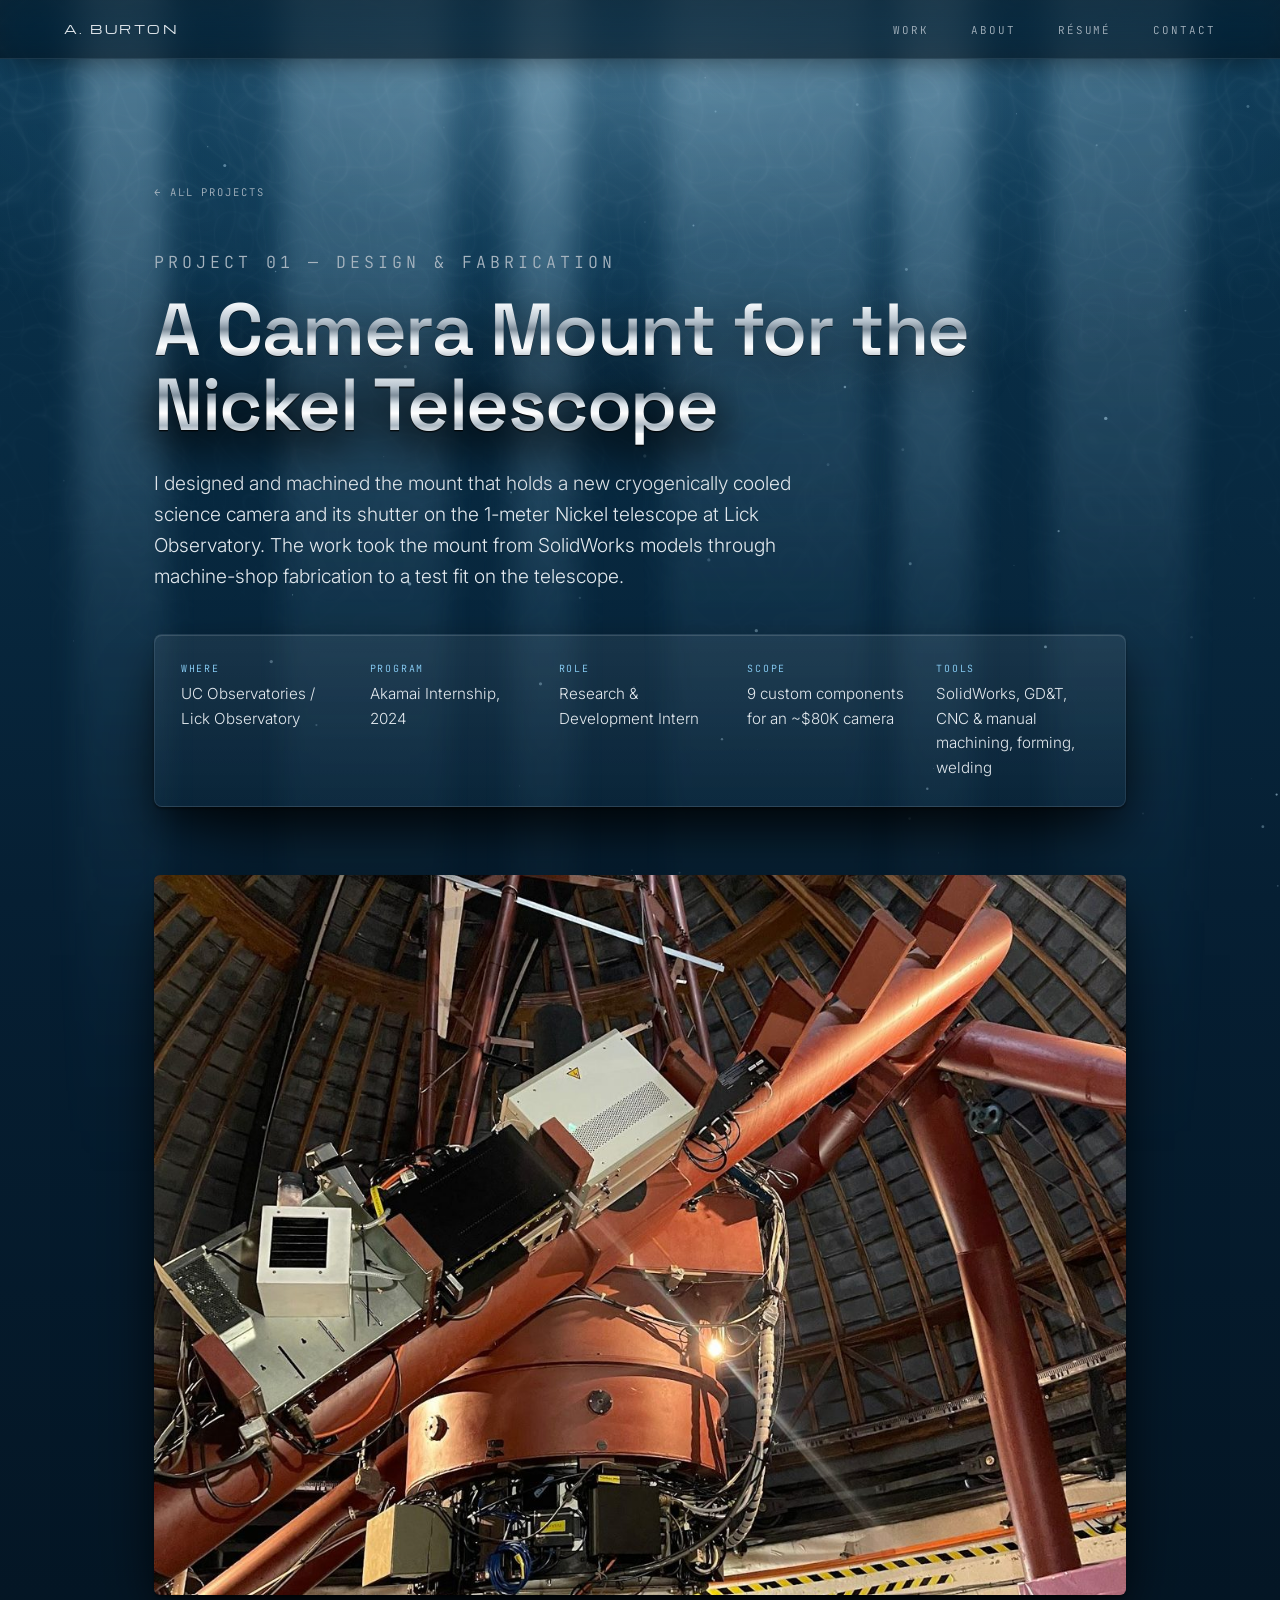
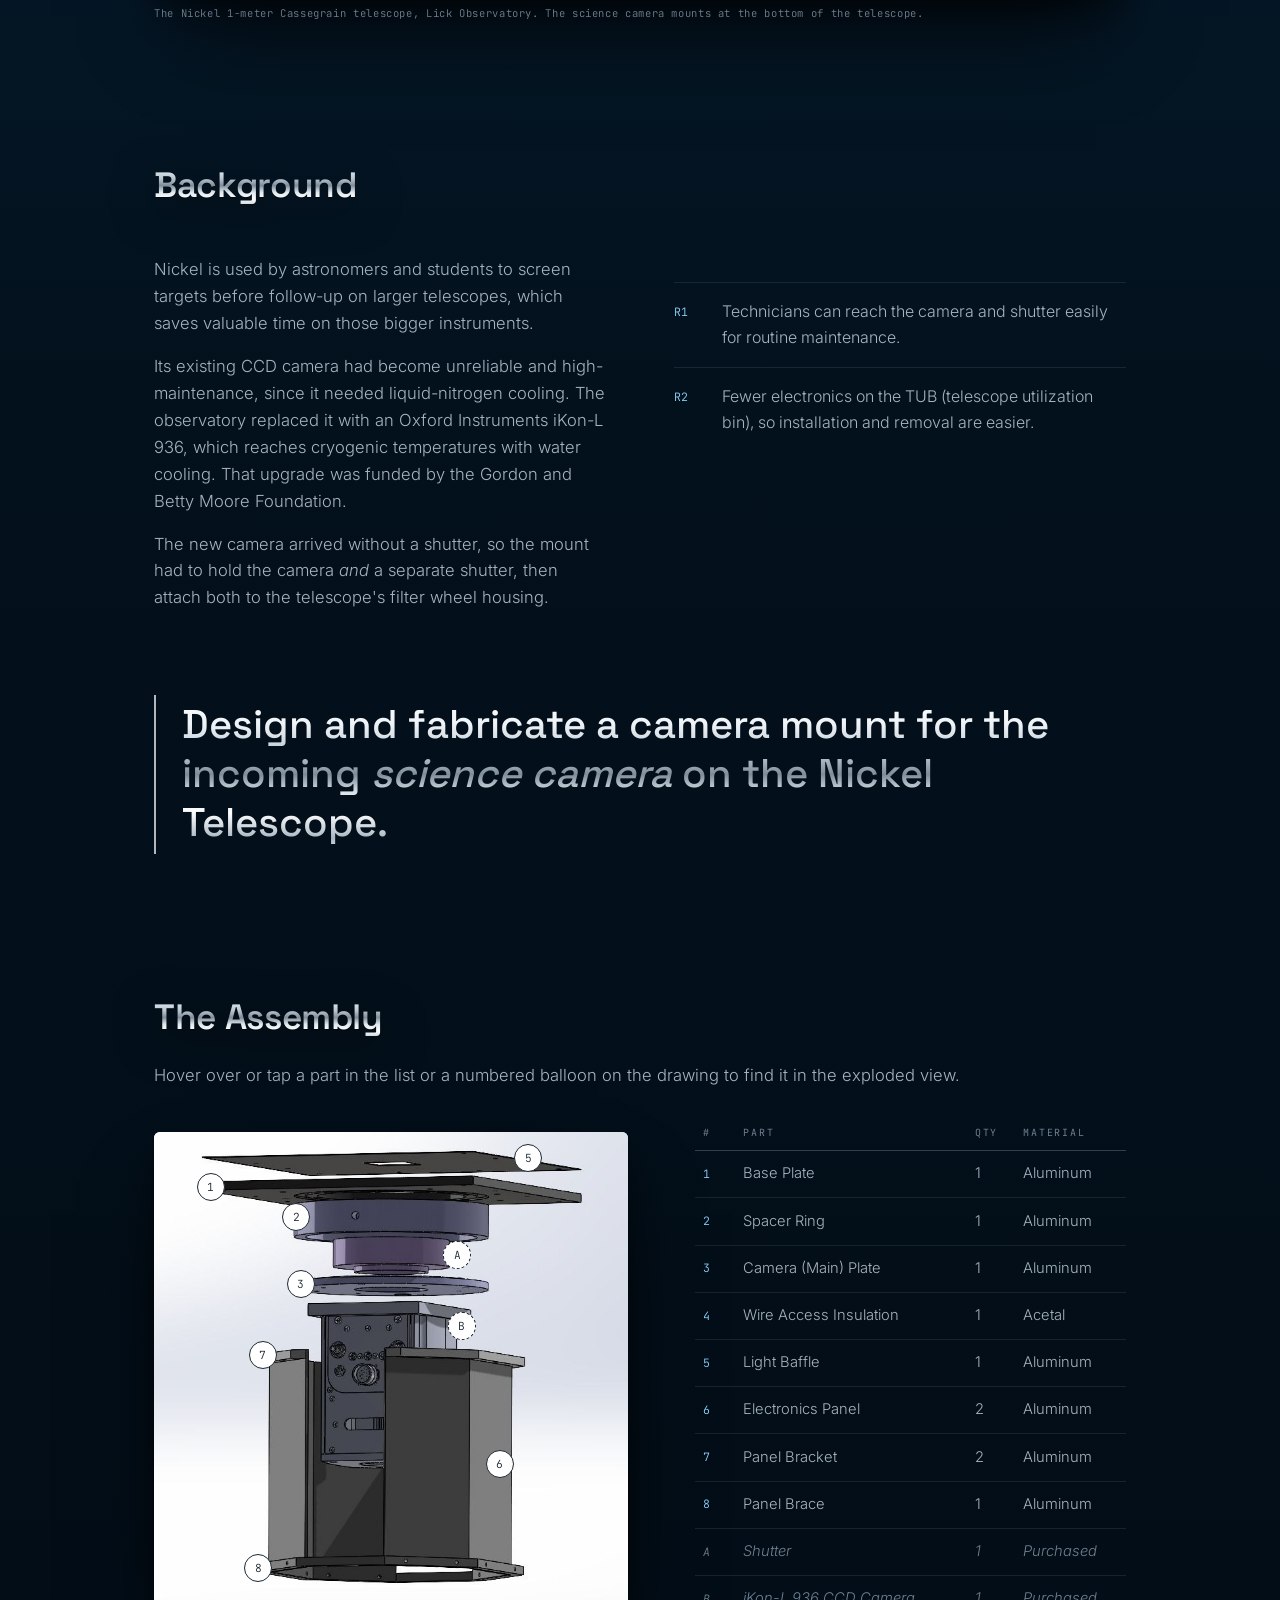
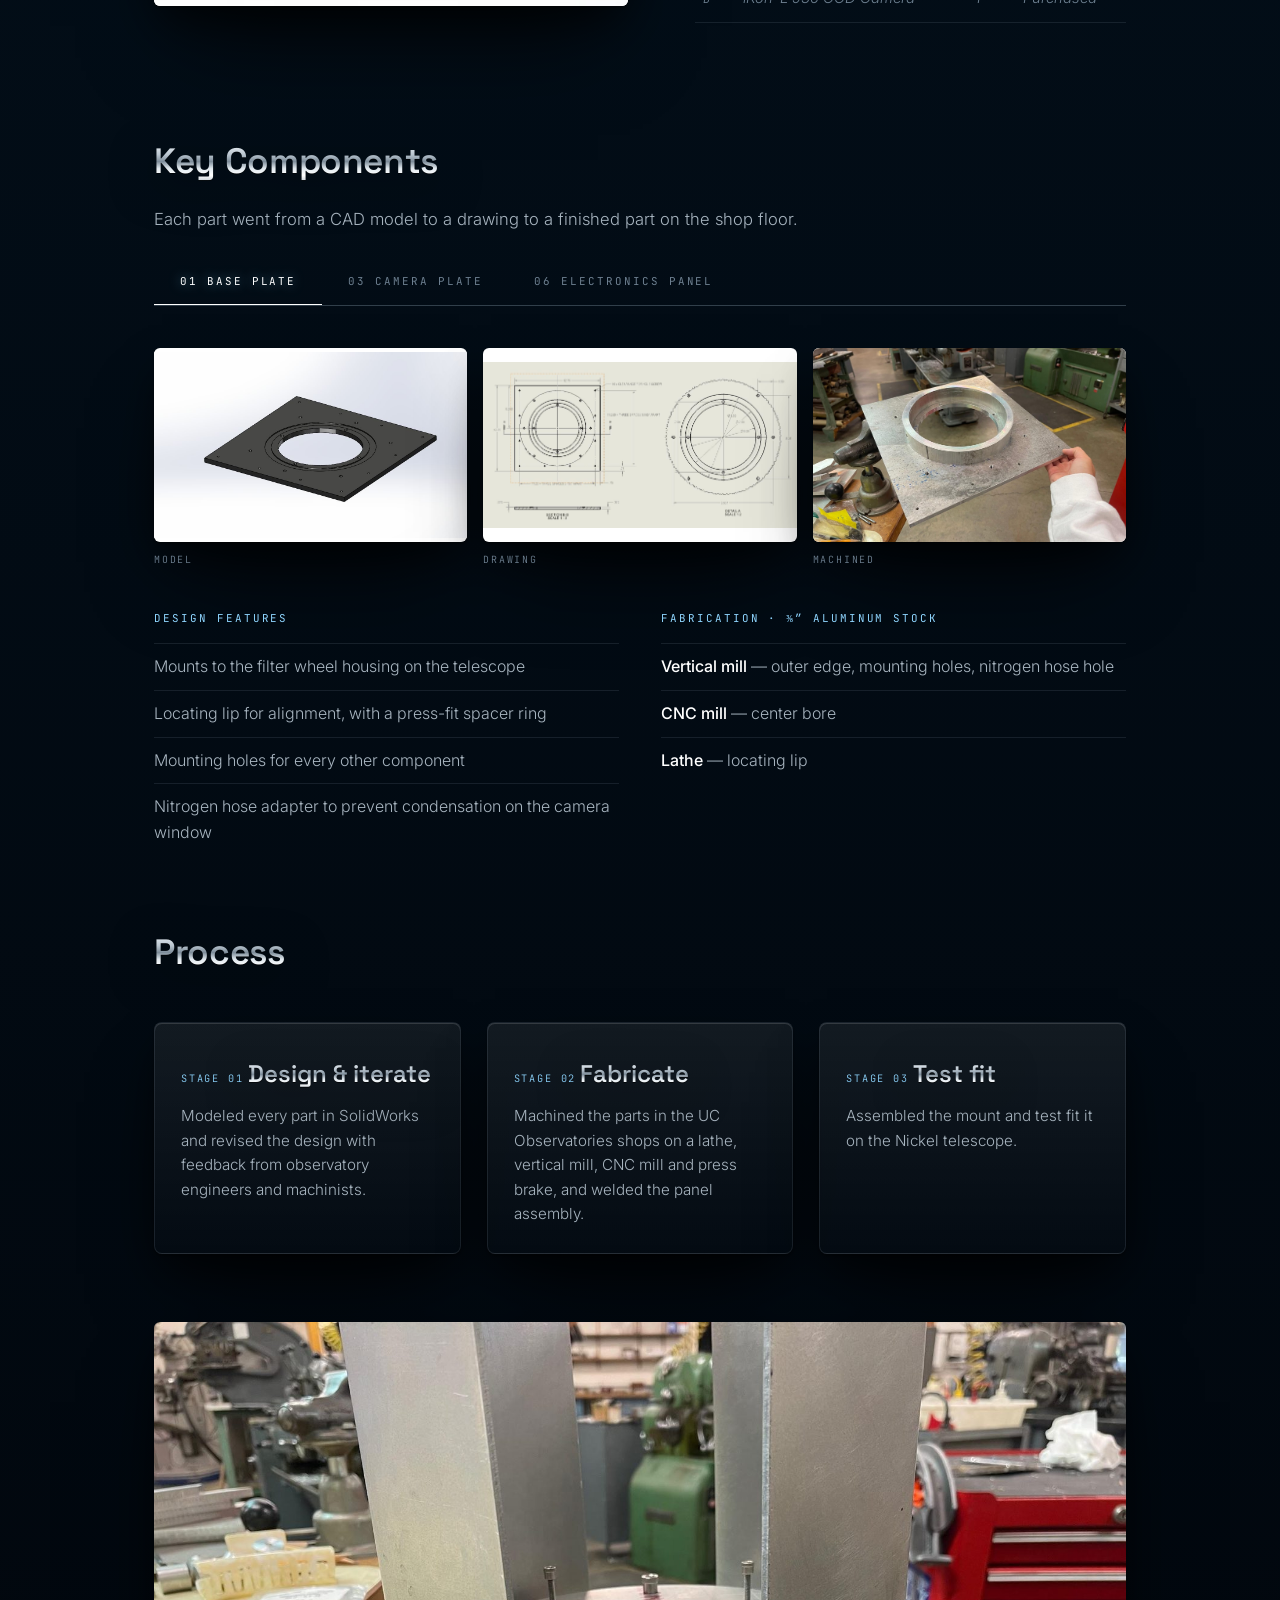
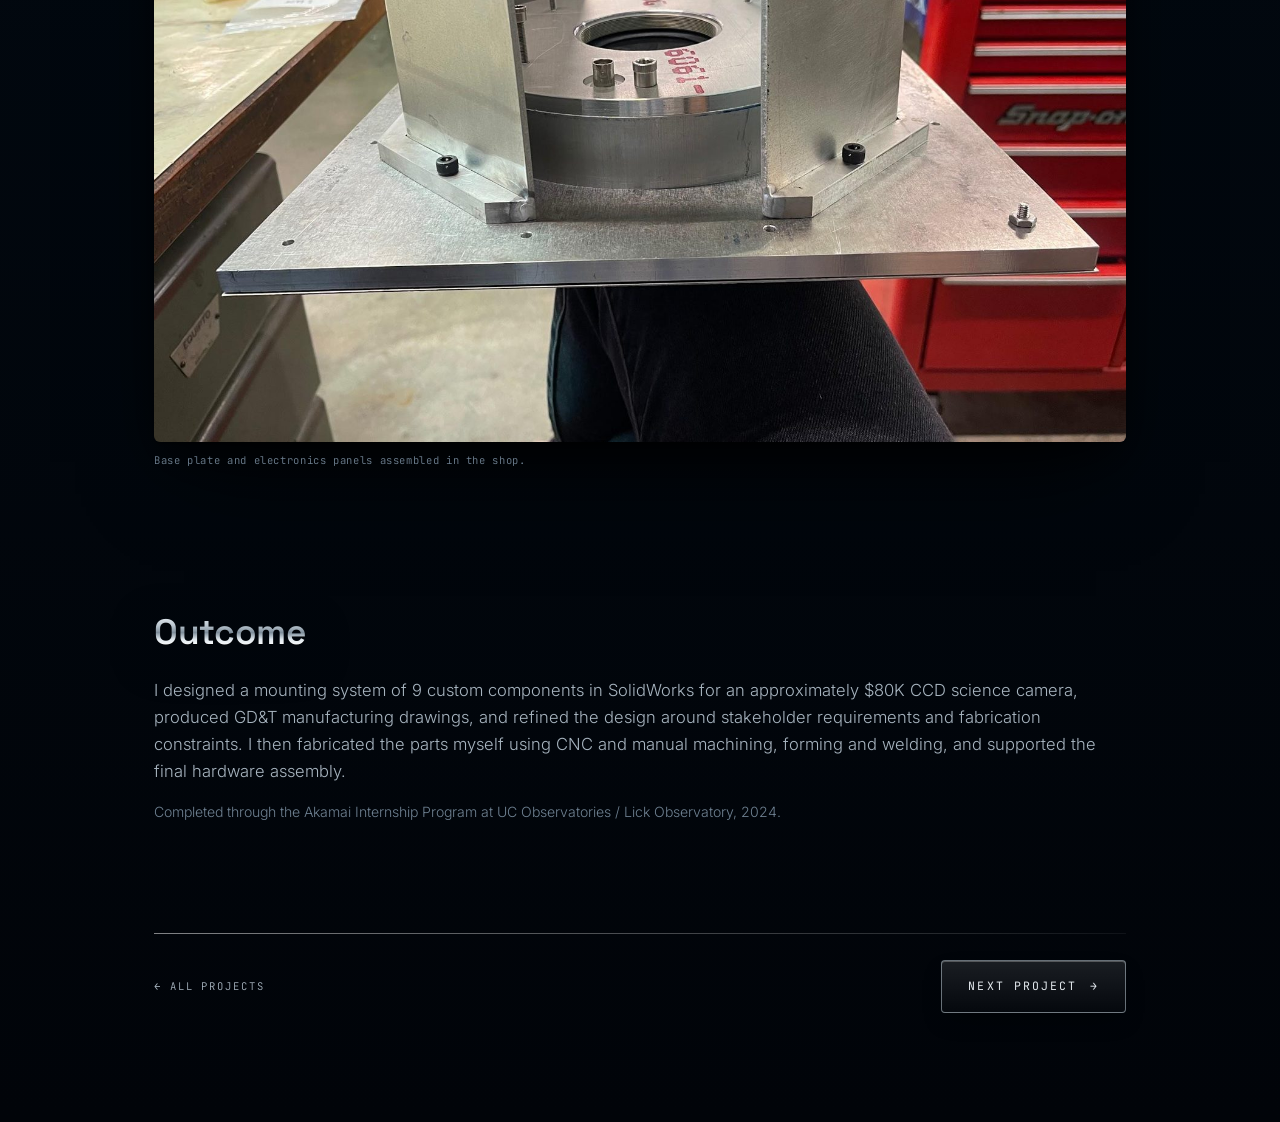
<file: projects/camera-mount.html>
<!DOCTYPE html>
<html lang="en">
<head>
  <meta charset="UTF-8">
  <meta name="viewport" content="width=device-width, initial-scale=1.0, viewport-fit=cover">
  <meta name="theme-color" content="#0a3550">
  <title>Science Camera Mount for the Nickel Telescope — Amelia Burton</title>
  <meta name="description" content="Design and fabrication of a camera mount for the new CCD science camera on the Nickel 1-meter telescope at Lick Observatory.">

  <link rel="preconnect" href="https://fonts.googleapis.com">
  <link rel="preconnect" href="https://fonts.gstatic.com" crossorigin>
  <link href="https://fonts.googleapis.com/css2?family=Inter:wght@300;400;500&family=JetBrains+Mono:wght@400&family=Michroma&family=Space+Grotesk:wght@500;600&display=swap" rel="stylesheet">
  <link rel="stylesheet" href="../style.css">
  <script>document.documentElement.classList.add('js')</script>
</head>
<body>


  <nav class="nav">
    <a href="../index.html" class="mark">A. Burton</a>
    <ul>
      <li><a href="../index.html#work">Work</a></li>
      <li><a href="../about.html">About</a></li>
      <li class="hide-mobile"><a href="../resume.pdf" target="_blank">Résumé</a></li>
      <li><a href="../index.html#contact">Contact</a></li>
    </ul>
  </nav>

  <main class="project-page wide">
    <a href="../index.html#work" class="back">← All projects</a>

    <p class="eyebrow">Project 01 — Design &amp; Fabrication</p>
    <h1>A Camera Mount for the <span class="chrome">Nickel Telescope</span></h1>

    <p class="lead">
      I designed and machined the mount that holds a new cryogenically cooled
      science camera and its shutter on the 1-meter Nickel telescope at Lick
      Observatory. The work took the mount from SolidWorks models through
      machine-shop fabrication to a test fit on the telescope.
    </p>

    <dl class="facts">
      <div><dt>Where</dt><dd>UC Observatories / Lick Observatory</dd></div>
      <div><dt>Program</dt><dd>Akamai Internship, 2024</dd></div>
      <div><dt>Role</dt><dd>Research &amp; Development Intern</dd></div>
      <div><dt>Scope</dt><dd>9 custom components for an ~$80K camera</dd></div>
      <div><dt>Tools</dt><dd>SolidWorks, GD&amp;T, CNC &amp; manual machining, forming, welding</dd></div>
    </dl>

    <figure class="bleed">
      <img src="../images/camera-mount/telescope.jpg" alt="The Nickel 1-meter telescope inside its dome at Lick Observatory">
      <figcaption>The Nickel 1-meter Cassegrain telescope, Lick Observatory. The science camera mounts at the bottom of the telescope.</figcaption>
    </figure>

    <!-- ===== CONTEXT ===== -->
    <h2>Background</h2>
    <div class="split">
      <div>
        <p>
          Nickel is used by astronomers and students to screen targets
          before follow-up on larger telescopes, which saves valuable time
          on those bigger instruments.
        </p>
        <p>
          Its existing CCD camera had become unreliable and high-maintenance,
          since it needed liquid-nitrogen cooling. The observatory replaced it
          with an Oxford Instruments iKon-L 936, which reaches cryogenic
          temperatures with water cooling. That upgrade was funded by the Gordon and
          Betty Moore Foundation.
        </p>
        <p>
          The new camera arrived without a shutter, so the mount had to hold
          the camera <em>and</em> a separate shutter, then attach both to the
          telescope's filter wheel housing.
        </p>
      </div>
      <div>
        <ol class="reqs">
          <li>Technicians can reach the camera and shutter easily for routine maintenance.</li>
          <li>Fewer electronics on the TUB (telescope utilization bin), so installation and removal are easier.</li>
        </ol>
      </div>
    </div>

    <p class="goal">Design and fabricate a camera mount for the incoming <em>science camera</em> on the Nickel Telescope.</p>

    <!-- ===== ASSEMBLY / BOM ===== -->
    <h2>The Assembly</h2>
    <p>Hover over or tap a part in the list or a numbered balloon on the drawing to find it in the exploded view.</p>

    <div class="anatomy">
      <div class="diagram">
        <img src="../images/camera-mount/assembly-cad.jpg" alt="Exploded SolidWorks view of the camera mount assembly">
        <!-- Balloons: left/top are percentages across/down the image -->
        <span class="balloon" data-part="baffle"   style="left:79%; top:5.5%">5</span>
        <span class="balloon" data-part="base"     style="left:12%; top:11.5%">1</span>
        <span class="balloon" data-part="spacer"   style="left:30%; top:18%">2</span>
        <span class="balloon buy" data-part="shutter" style="left:64%; top:26%">A</span>
        <span class="balloon" data-part="camplate" style="left:31%; top:32%">3</span>
        <span class="balloon buy" data-part="camera"  style="left:65%; top:41%">B</span>
        <span class="balloon" data-part="bracket"  style="left:23%; top:47%">7</span>
        <span class="balloon" data-part="panel"    style="left:73%; top:70%">6</span>
        <span class="balloon" data-part="brace"    style="left:22%; top:92%">8</span>
      </div>

      <table class="bom">
        <thead><tr><th>#</th><th>Part</th><th>Qty</th><th>Material</th></tr></thead>
        <tbody>
          <tr data-part="base"><td>1</td><td>Base Plate</td><td>1</td><td>Aluminum</td></tr>
          <tr data-part="spacer"><td>2</td><td>Spacer Ring</td><td>1</td><td>Aluminum</td></tr>
          <tr data-part="camplate"><td>3</td><td>Camera (Main) Plate</td><td>1</td><td>Aluminum</td></tr>
          <tr data-part="insul"><td>4</td><td>Wire Access Insulation</td><td>1</td><td>Acetal</td></tr>
          <tr data-part="baffle"><td>5</td><td>Light Baffle</td><td>1</td><td>Aluminum</td></tr>
          <tr data-part="panel"><td>6</td><td>Electronics Panel</td><td>2</td><td>Aluminum</td></tr>
          <tr data-part="bracket"><td>7</td><td>Panel Bracket</td><td>2</td><td>Aluminum</td></tr>
          <tr data-part="brace"><td>8</td><td>Panel Brace</td><td>1</td><td>Aluminum</td></tr>
          <tr data-part="shutter" class="purchased"><td>A</td><td>Shutter</td><td>1</td><td>Purchased</td></tr>
          <tr data-part="camera" class="purchased"><td>B</td><td>iKon-L 936 CCD Camera</td><td>1</td><td>Purchased</td></tr>
        </tbody>
      </table>
    </div>

    <!-- ===== COMPONENTS ===== -->
    <h2>Key Components</h2>
    <p>Each part went from a CAD model to a drawing to a finished part on the shop floor.</p>

    <div class="tabs" role="tablist">
      <button class="tab active" data-tab="t-base" role="tab">01 Base Plate</button>
      <button class="tab" data-tab="t-cam" role="tab">03 Camera Plate</button>
      <button class="tab" data-tab="t-panel" role="tab">06 Electronics Panel</button>
    </div>

    <!-- Base plate -->
    <section class="panel active" id="t-base">
      <div class="triptych">
        <figure><div class="frame contain"><img src="../images/camera-mount/base-plate-cad.jpg" alt="Base plate CAD model"></div><p class="label">Model</p></figure>
        <figure><div class="frame contain"><img src="../images/camera-mount/base-plate-drawing.jpg" alt="Base plate engineering drawing"></div><p class="label">Drawing</p></figure>
        <figure><div class="frame"><img src="../images/camera-mount/base-plate.jpg" alt="Machined aluminum base plate with spacer ring"></div><p class="label">Machined</p></figure>
      </div>
      <div class="cols">
        <div>
          <h3>Design features</h3>
          <ul>
            <li>Mounts to the filter wheel housing on the telescope</li>
            <li>Locating lip for alignment, with a press-fit spacer ring</li>
            <li>Mounting holes for every other component</li>
            <li>Nitrogen hose adapter to prevent condensation on the camera window</li>
          </ul>
        </div>
        <div>
          <h3>Fabrication · ⅜″ aluminum stock</h3>
          <ul>
            <li><b>Vertical mill</b> — outer edge, mounting holes, nitrogen hose hole</li>
            <li><b>CNC mill</b> — center bore</li>
            <li><b>Lathe</b> — locating lip</li>
          </ul>
        </div>
      </div>
    </section>

    <!-- Camera plate -->
    <section class="panel" id="t-cam">
      <div class="triptych">
        <figure><div class="frame contain"><img src="../images/camera-mount/camera-plate-cad.jpg" alt="Camera plate CAD model"></div><p class="label">Model</p></figure>
        <figure><div class="frame contain"><img src="../images/camera-mount/camera-plate-drawing.jpg" alt="Camera plate engineering drawing"></div><p class="label">Drawing</p></figure>
        <figure><div class="frame"><img src="../images/camera-mount/camera-plate.jpg" alt="Machined camera plate with shutter installed"></div><p class="label">Machined, with shutter</p></figure>
      </div>
      <div class="cols">
        <div>
          <h3>Design features</h3>
          <ul>
            <li>Holds both camera and shutter: the shutter screws in from the top and the camera bolts in from the bottom</li>
            <li>Shutter wiring access point with BNC connector</li>
            <li>Light-tight and electrically isolated</li>
          </ul>
        </div>
        <div>
          <h3>Fabrication · ⅜″ aluminum stock</h3>
          <ul>
            <li><b>Lathe</b> — outer and inner edges, threaded inner edge, locating lip</li>
            <li><b>Vertical mill</b> — bolt pattern to base plate, camera mounting holes, wiring access point</li>
          </ul>
        </div>
      </div>
    </section>

    <!-- Electronics panel -->
    <section class="panel" id="t-panel">
      <div class="triptych">
        <figure><div class="frame contain"><img src="../images/camera-mount/panel-cad.jpg" alt="Electronics panel CAD model"></div><p class="label">Model</p></figure>
        <figure><div class="frame"><img src="../images/camera-mount/panel-bend.jpg" alt="Bent sheet-metal electronics panel"></div><p class="label">Formed on press brake</p></figure>
        <figure><div class="frame"><img src="../images/camera-mount/panel.jpg" alt="Welded electronics panel assembly"></div><p class="label">Welded assembly</p></figure>
      </div>
      <div class="cols">
        <div>
          <h3>Design features</h3>
          <ul>
            <li>Moves electronics off the telescope and onto the mount</li>
            <li>Sized around standard electronics, with small computers (NUCs) fitting on the sides</li>
            <li>Open on two sides for direct access to the camera</li>
          </ul>
        </div>
        <div>
          <h3>Fabrication · ⅜″ stock &amp; ⅛″ sheet</h3>
          <ul>
            <li><b>Hydraulic press brake</b> — bent the panels</li>
            <li><b>Vertical mill</b> — panel brackets</li>
            <li><b>Welder</b> — brackets joined to panels</li>
            <li><b>CNC mill</b> — panel brace</li>
          </ul>
        </div>
      </div>
    </section>

    <!-- ===== PROCESS ===== -->
    <h2>Process</h2>
    <div class="process">
      <div class="step">
        <span class="n">STAGE 01</span>
        <h3>Design &amp; iterate</h3>
        <p>Modeled every part in SolidWorks and revised the design with feedback from observatory engineers and machinists.</p>
      </div>
      <div class="step">
        <span class="n">STAGE 02</span>
        <h3>Fabricate</h3>
        <p>Machined the parts in the UC Observatories shops on a lathe, vertical mill, CNC mill and press brake, and welded the panel assembly.</p>
      </div>
      <div class="step">
        <span class="n">STAGE 03</span>
        <h3>Test fit</h3>
        <p>Assembled the mount and test fit it on the Nickel telescope.</p>
      </div>
    </div>

    <figure class="bleed">
      <img src="../images/camera-mount/fit-check.jpg" alt="Base plate assembled with the electronics panels in the machine shop">
      <figcaption>Base plate and electronics panels assembled in the shop.</figcaption>
    </figure>

    <h2>Outcome</h2>
    <p>
      I designed a mounting system of 9 custom components in SolidWorks for an approximately
      $80K CCD science camera, produced GD&amp;T manufacturing drawings, and refined the design
      around stakeholder requirements and fabrication constraints. I then fabricated the parts
      myself using CNC and manual machining, forming and welding, and supported the final
      hardware assembly.
    </p>

    <p class="thanks">
      Completed through the Akamai Internship Program at UC Observatories / Lick Observatory, 2024.
    </p>

    <div class="next-project">
      <a href="../index.html#work" class="back" style="margin:0">← All projects</a>
      <a href="spring-fea.html" class="button">Next Project <span class="arrow">→</span></a>
    </div>
  </main>

  <script src="../main.js"></script>
</body>
</html>
</file>
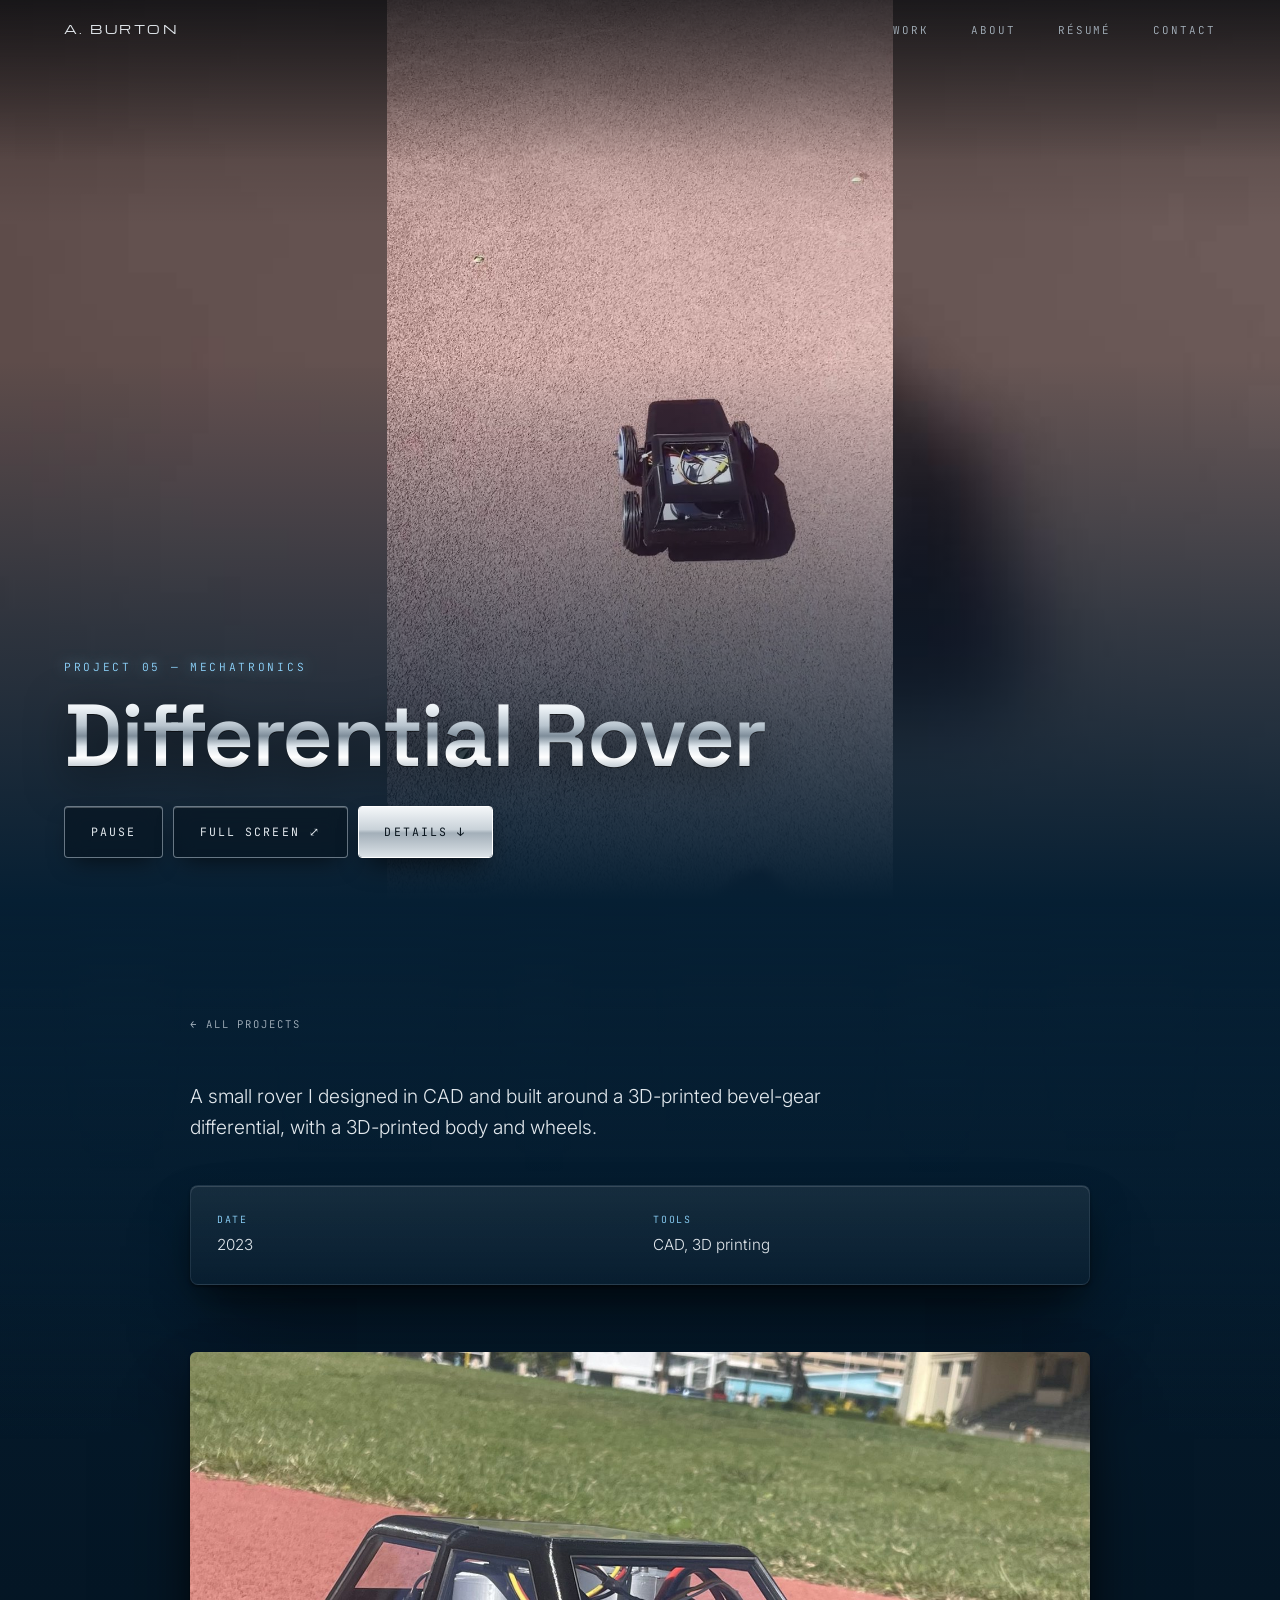
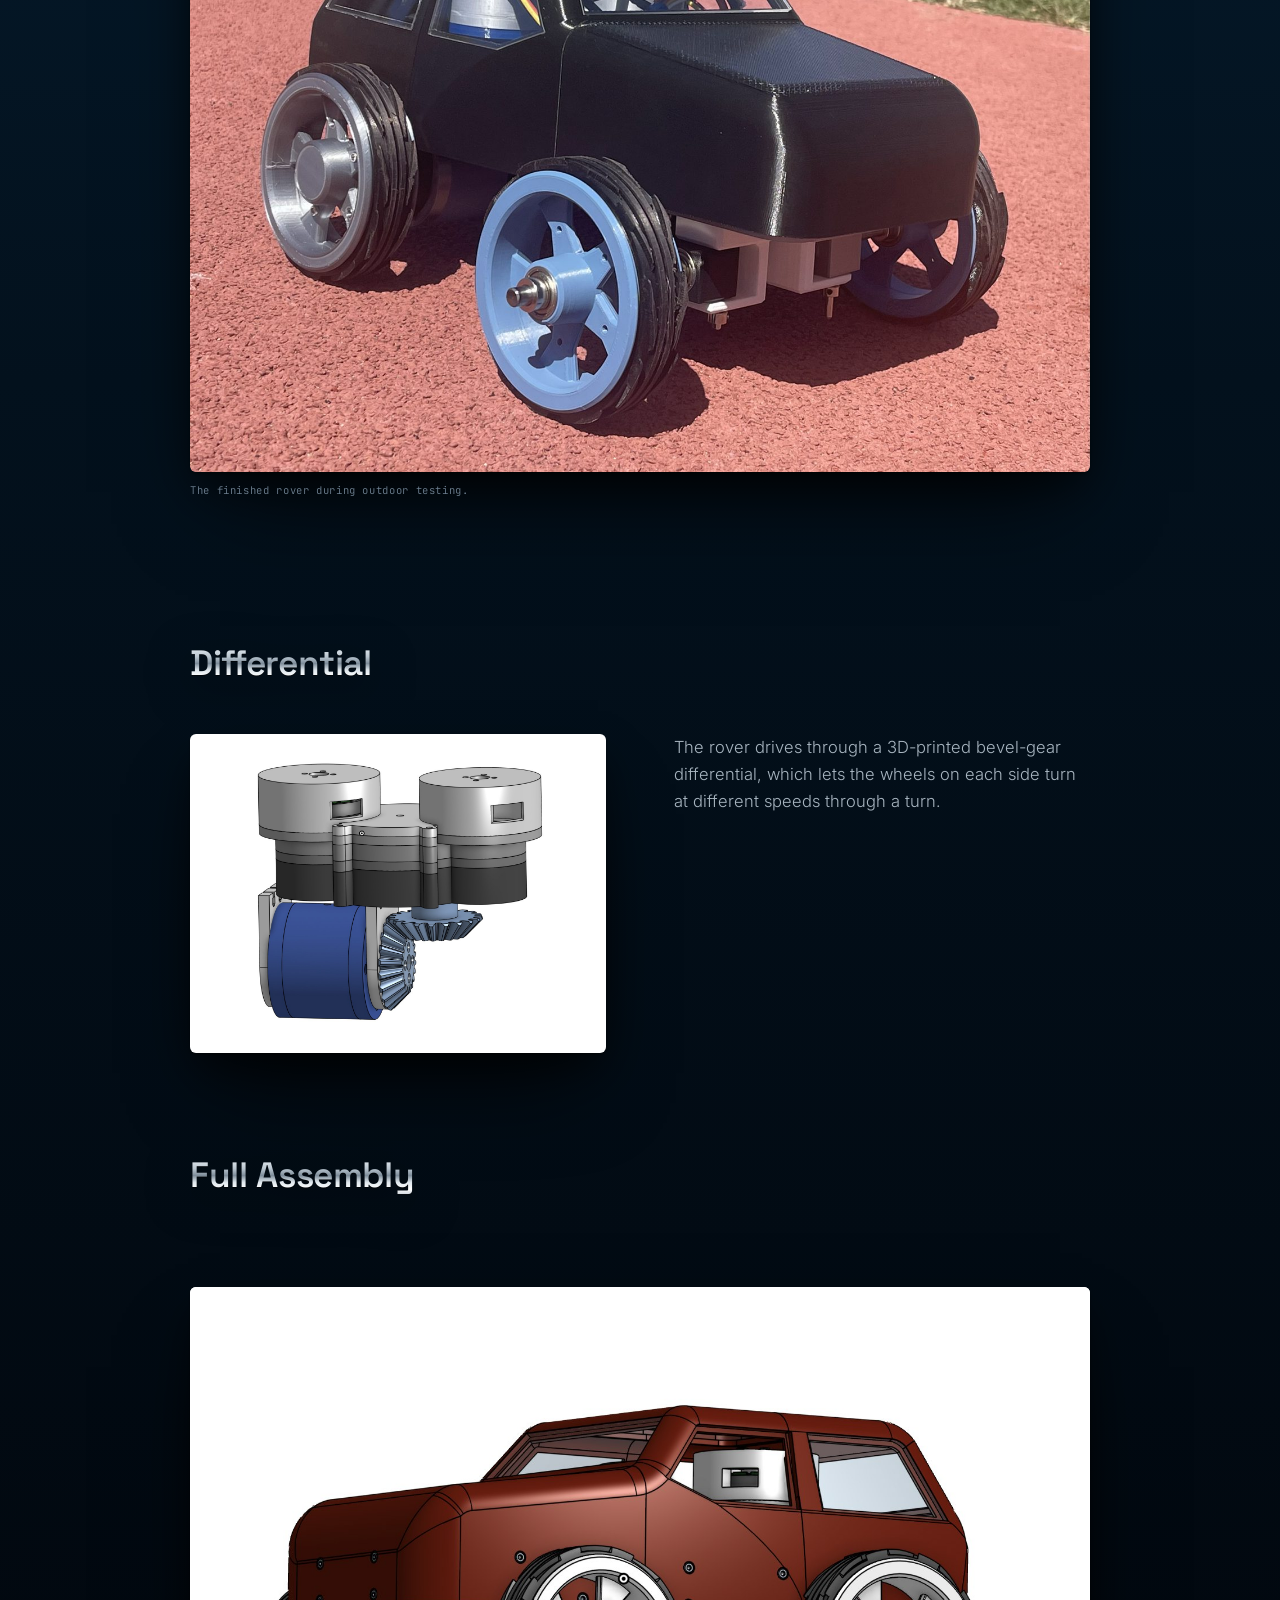
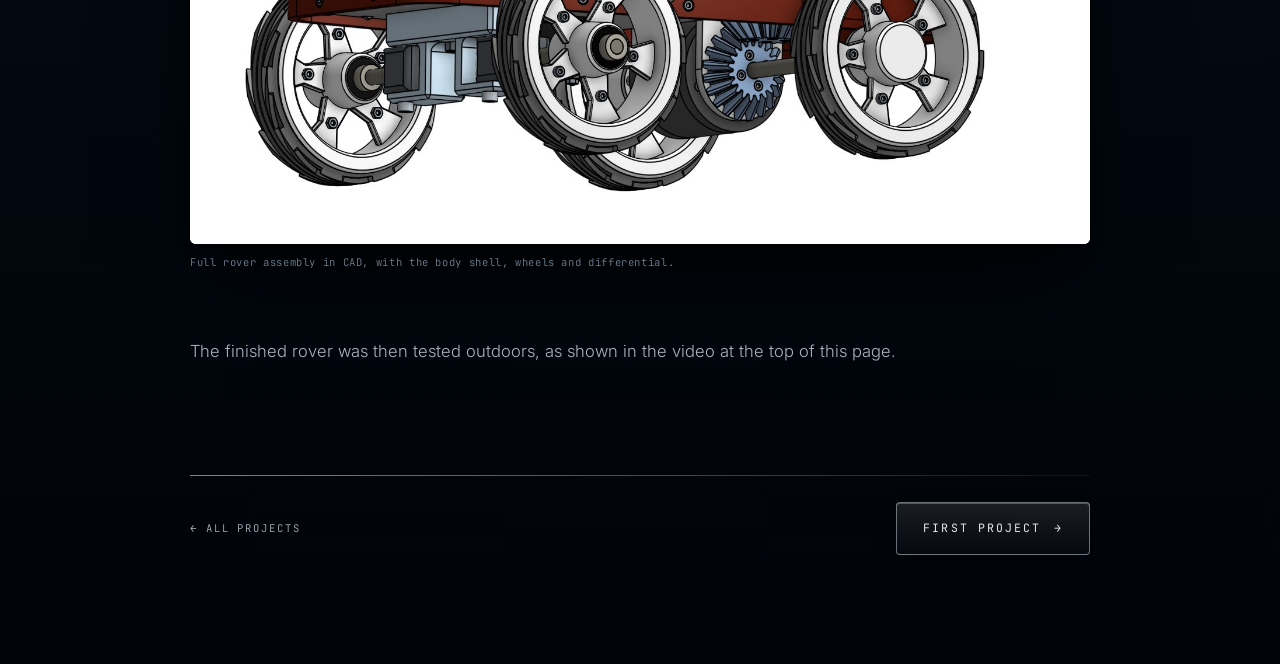
<file: projects/rover.html>
<!DOCTYPE html>
<html lang="en">
<head>
  <meta charset="UTF-8">
  <meta name="viewport" content="width=device-width, initial-scale=1.0, viewport-fit=cover">
  <meta name="theme-color" content="#0a3550">
  <title>3D-Printed Differential Rover — Amelia Burton</title>

  <link rel="preconnect" href="https://fonts.googleapis.com">
  <link rel="preconnect" href="https://fonts.gstatic.com" crossorigin>
  <link href="https://fonts.googleapis.com/css2?family=Inter:wght@300;400;500&family=JetBrains+Mono:wght@400&family=Michroma&family=Space+Grotesk:wght@500;600&display=swap" rel="stylesheet">

  <!-- "../" means "go up one folder", because this page is inside /projects -->
  <link rel="stylesheet" href="../style.css">
  <script>document.documentElement.classList.add('js')</script>
</head>
<body>


  <nav class="nav clear">
    <a href="../index.html" class="mark">A. Burton</a>
    <ul>
      <li><a href="../index.html#work">Work</a></li>
      <li><a href="../about.html">About</a></li>
      <li class="hide-mobile"><a href="../resume.pdf" target="_blank">Résumé</a></li>
      <li><a href="../index.html#contact">Contact</a></li>
    </ul>
  </nav>

  <!-- ===== FULL-SCREEN VIDEO ===== -->
  <!-- muted + playsinline + autoplay are what let the video start by itself on iPhone -->
  <header class="video-hero" style="background-image: url('../images/rover/video-blur.jpg')">
    <video autoplay muted loop playsinline preload="auto" poster="../images/rover/video-poster.jpg">
      <source src="../media/rover.mp4" type="video/mp4">
    </video>
    <div class="overlay">
      <div>
        <p class="eyebrow">Project 05 — Mechatronics</p>
        <h1 class="chrome">Differential Rover</h1>
      </div>
      <div class="controls">
        <button class="button" data-play type="button">Pause</button>
        <button class="button" data-fullscreen type="button">Full Screen ⤢</button>
        <a href="#details" class="button solid">Details ↓</a>
      </div>
    </div>
  </header>

  <main class="project-page" id="details">
    <a href="../index.html#work" class="back">← All projects</a>

    <p class="lead">
      A small rover I designed in CAD and built around a 3D-printed bevel-gear differential,
      with a 3D-printed body and wheels.
    </p>

    <dl class="facts">
      <div><dt>Date</dt><dd>2023</dd></div>
      <div><dt>Tools</dt><dd>CAD, 3D printing</dd></div>
    </dl>

    <figure class="bleed">
      <img src="../images/rover/rover-photo.jpg" alt="The finished rover with a black 3D-printed body and blue wheels on a running track">
      <figcaption>The finished rover during outdoor testing.</figcaption>
    </figure>

    <h2>Differential</h2>
    <div class="split">
      <img src="../images/rover/drive-module-cad.jpg" alt="CAD render of the drive module with motors, bevel gears and a wheel" style="background:#fff">
      <div>
        <p>The rover drives through a 3D-printed bevel-gear differential, which lets the wheels on each side turn at different speeds through a turn.</p>
      </div>
    </div>

    <h2>Full Assembly</h2>
    <figure class="figure">
      <div class="frame contain white"><img src="../images/rover/rover-cad.jpg" alt="CAD render of the full rover assembly with body shell, four wheels and drive module"></div>
      <figcaption>Full rover assembly in CAD, with the body shell, wheels and differential.</figcaption>
    </figure>
    <p>The finished rover was then tested outdoors, as shown in the video at the top of this page.</p>

    <div class="next-project">
      <a href="../index.html#work" class="back">← All projects</a>
      <a href="camera-mount.html" class="button">First Project <span class="arrow">→</span></a>
    </div>
  </main>

  <script src="../main.js"></script>
</body>
</html>
</file>
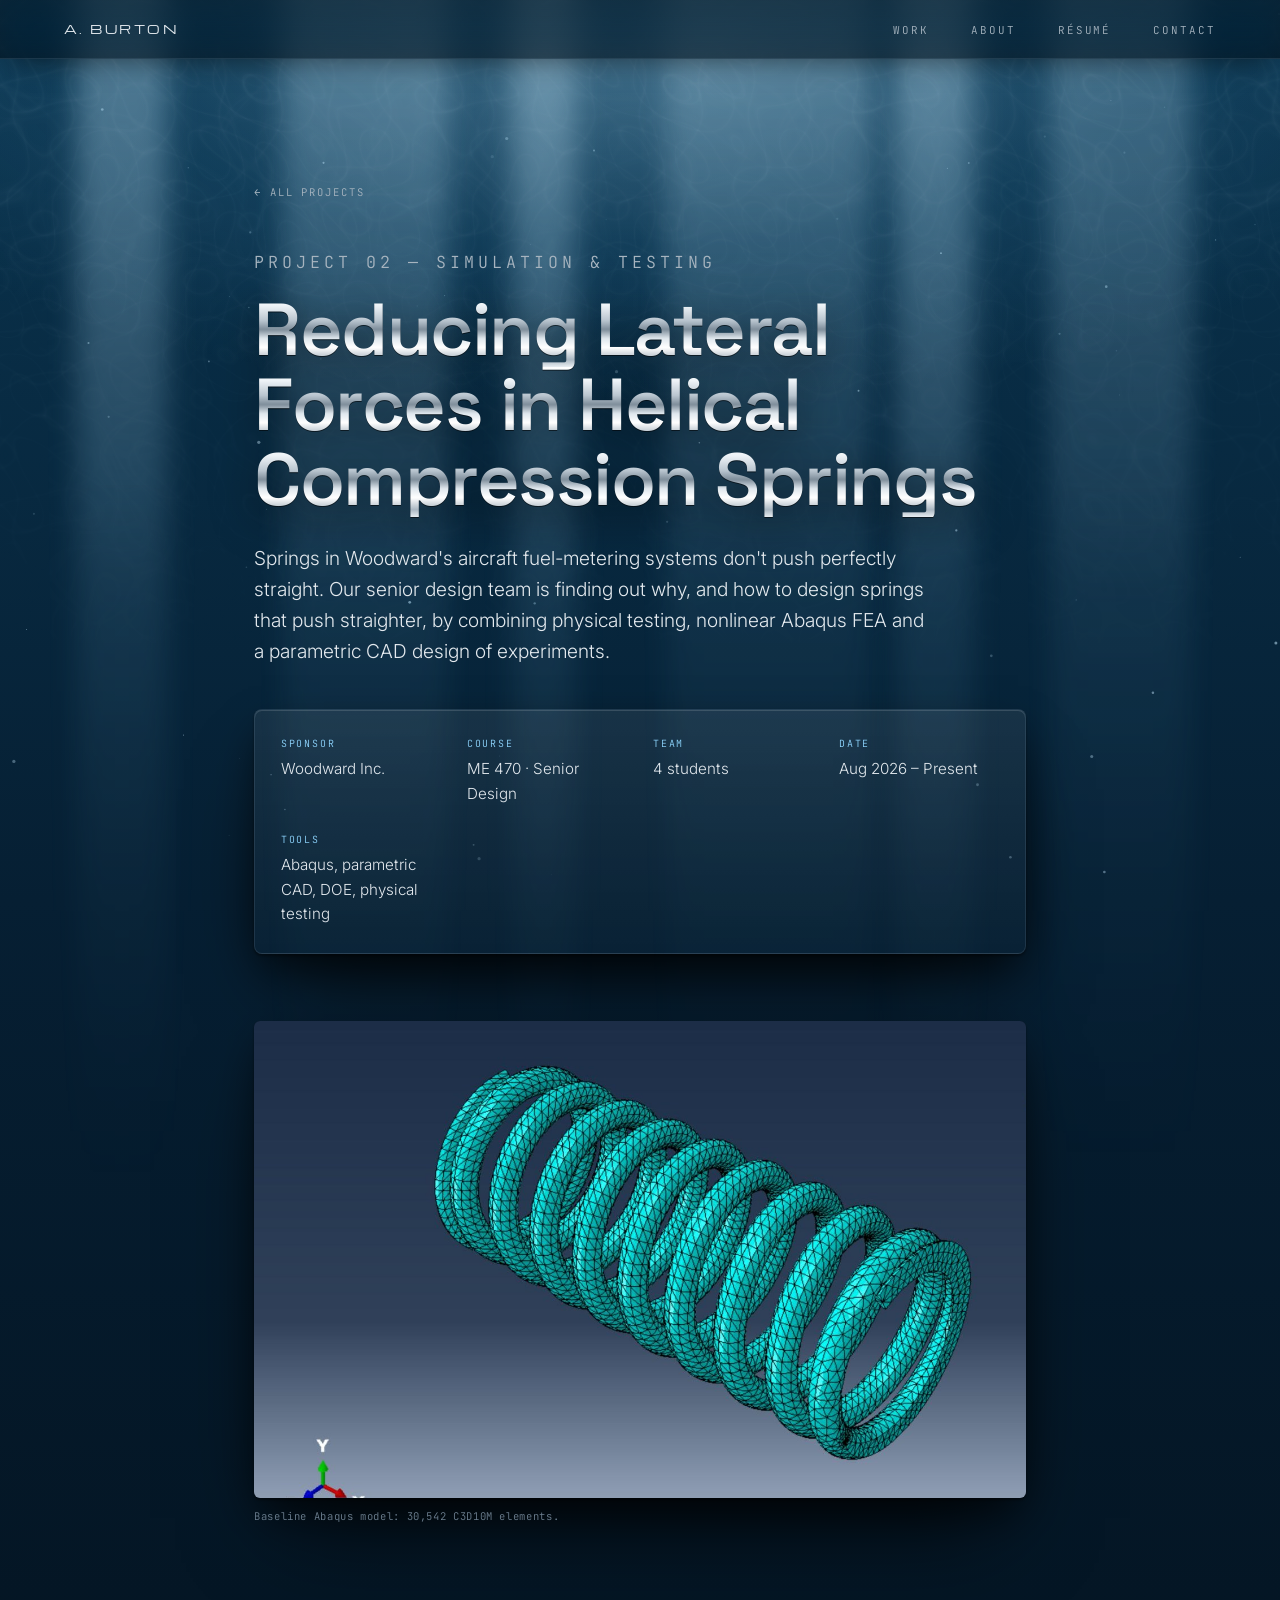
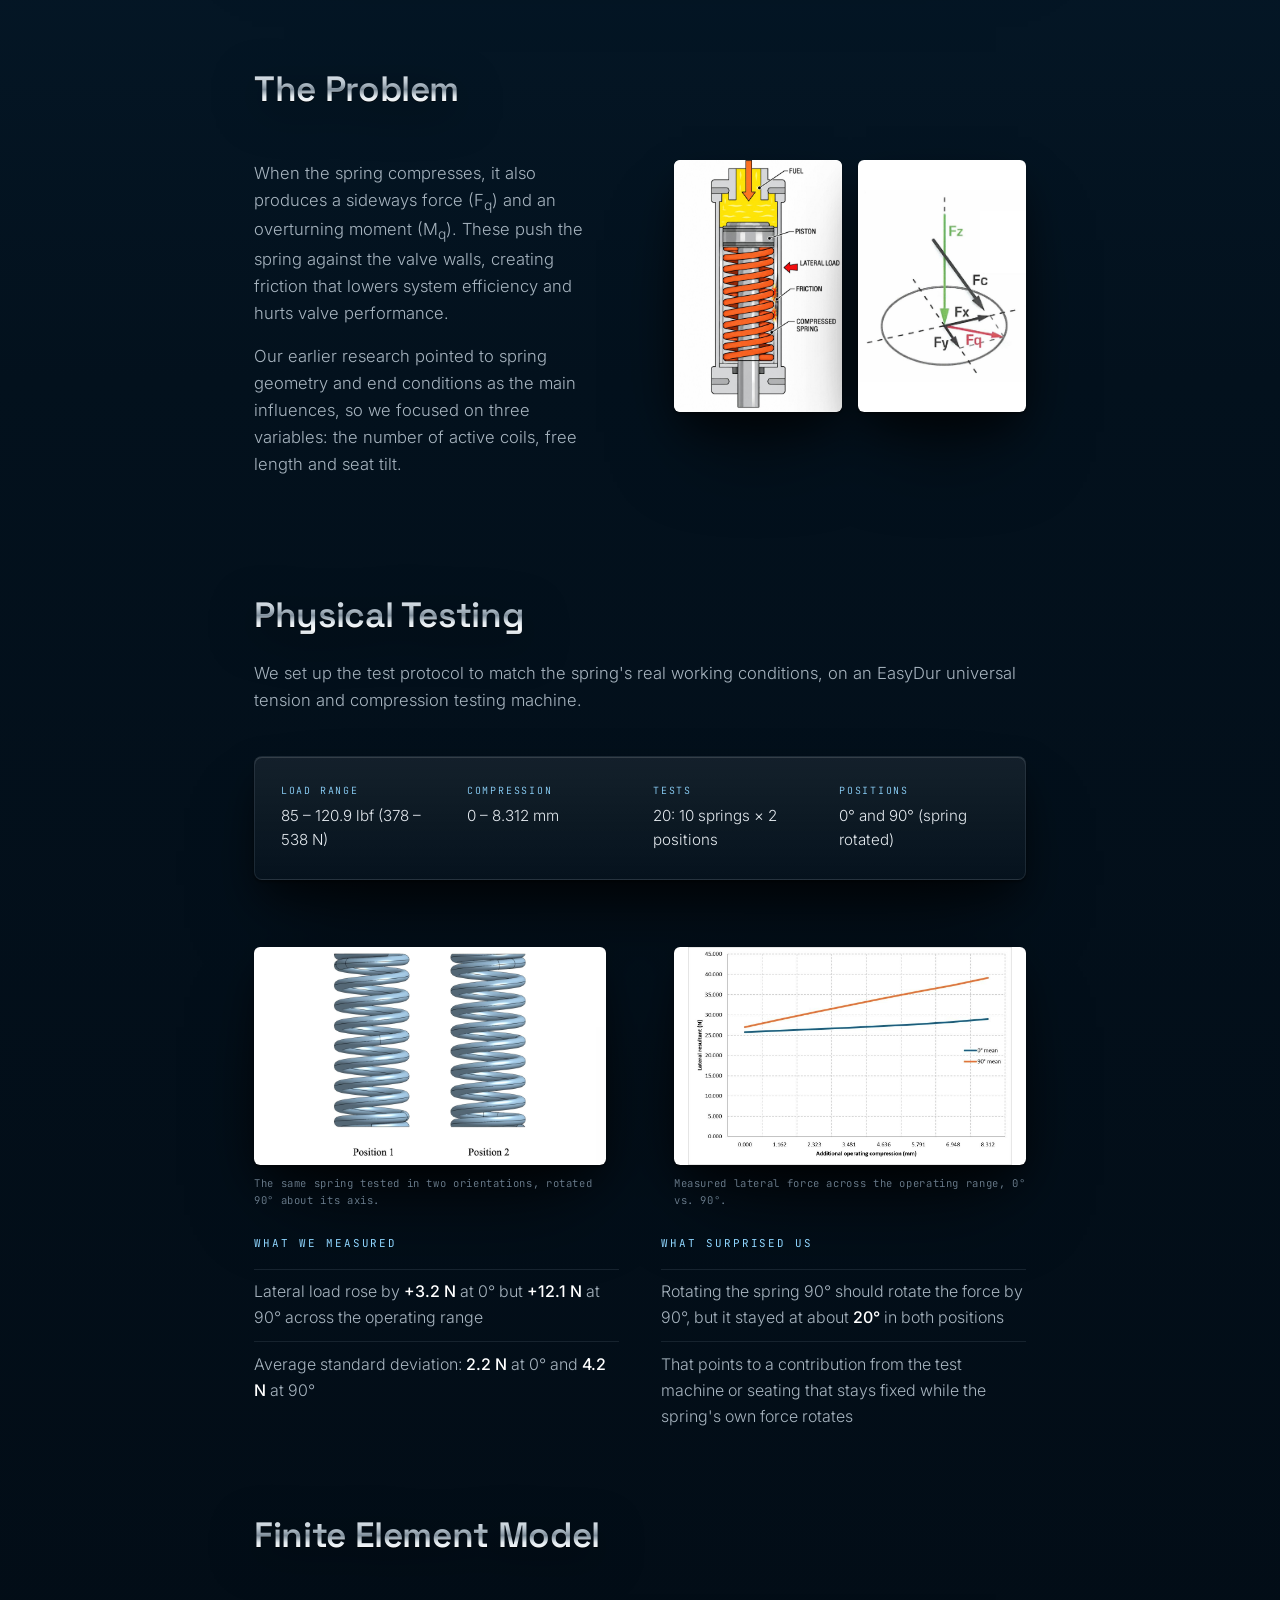
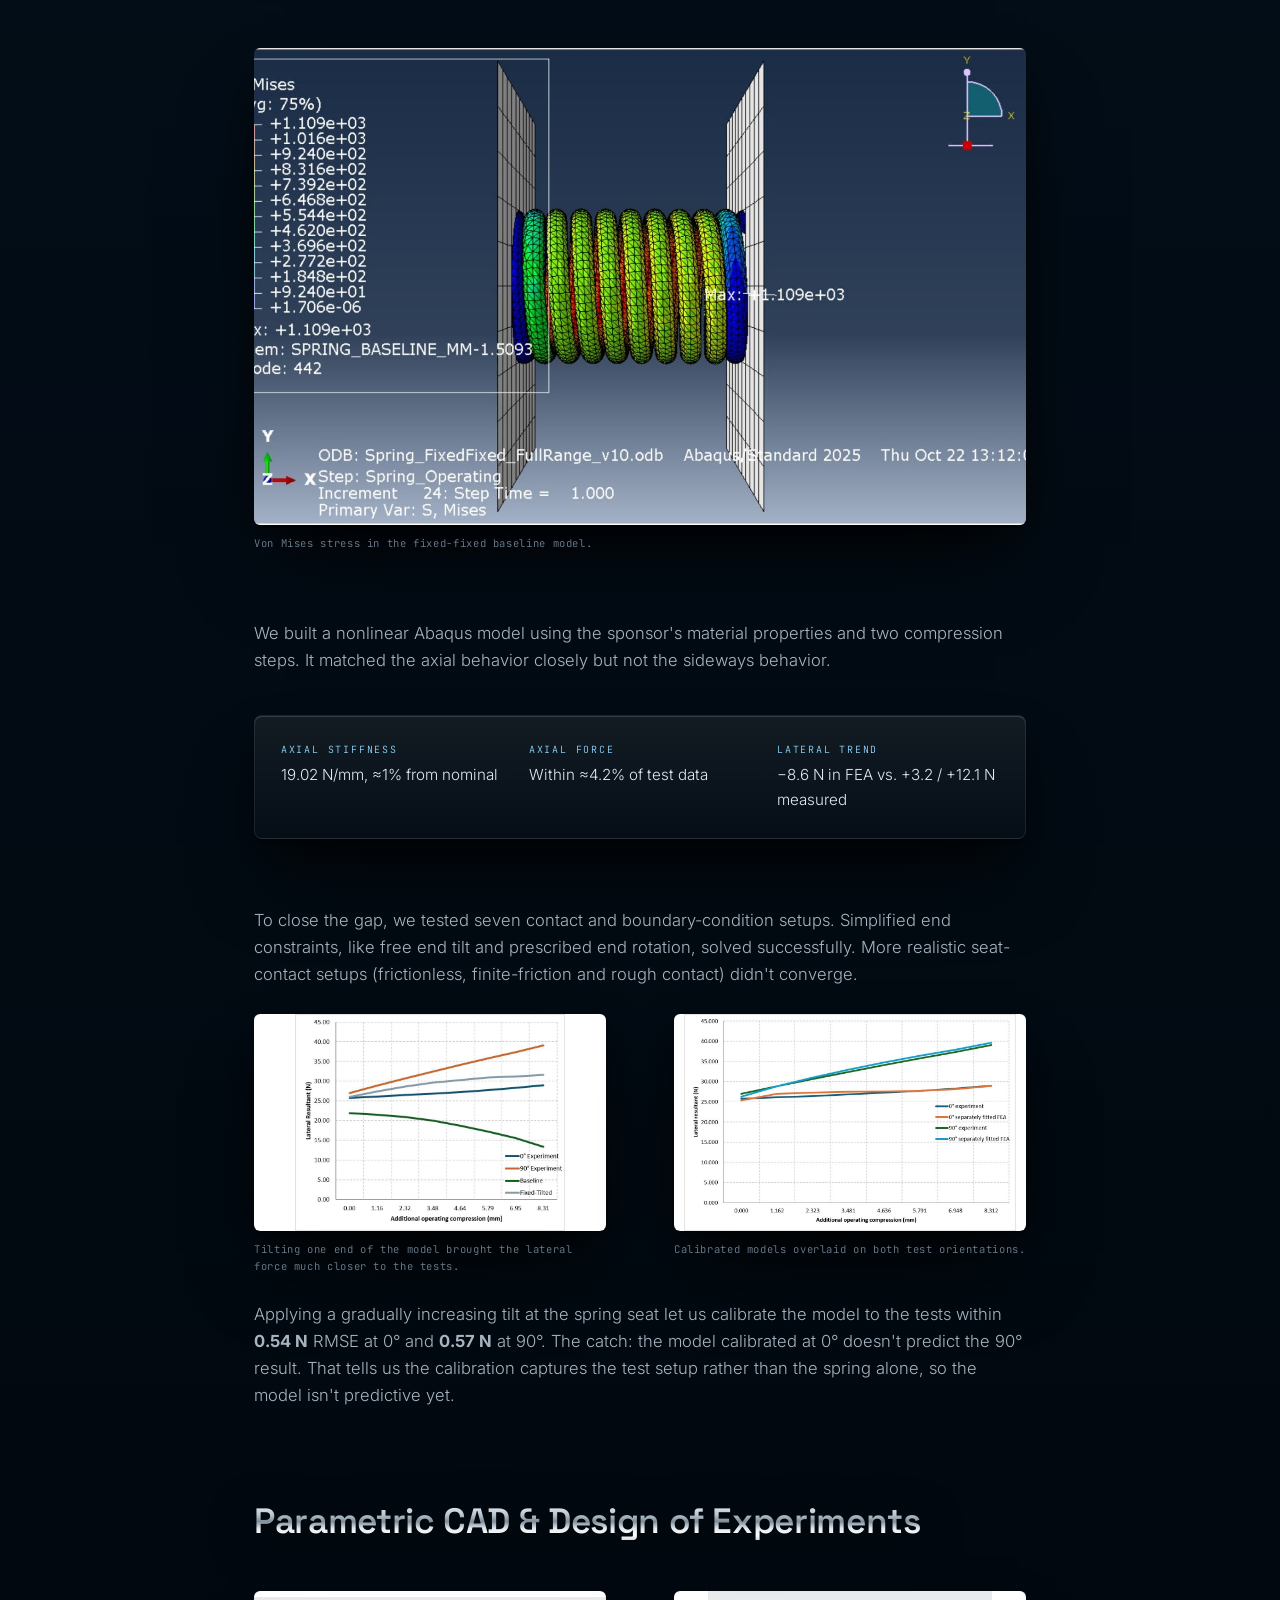
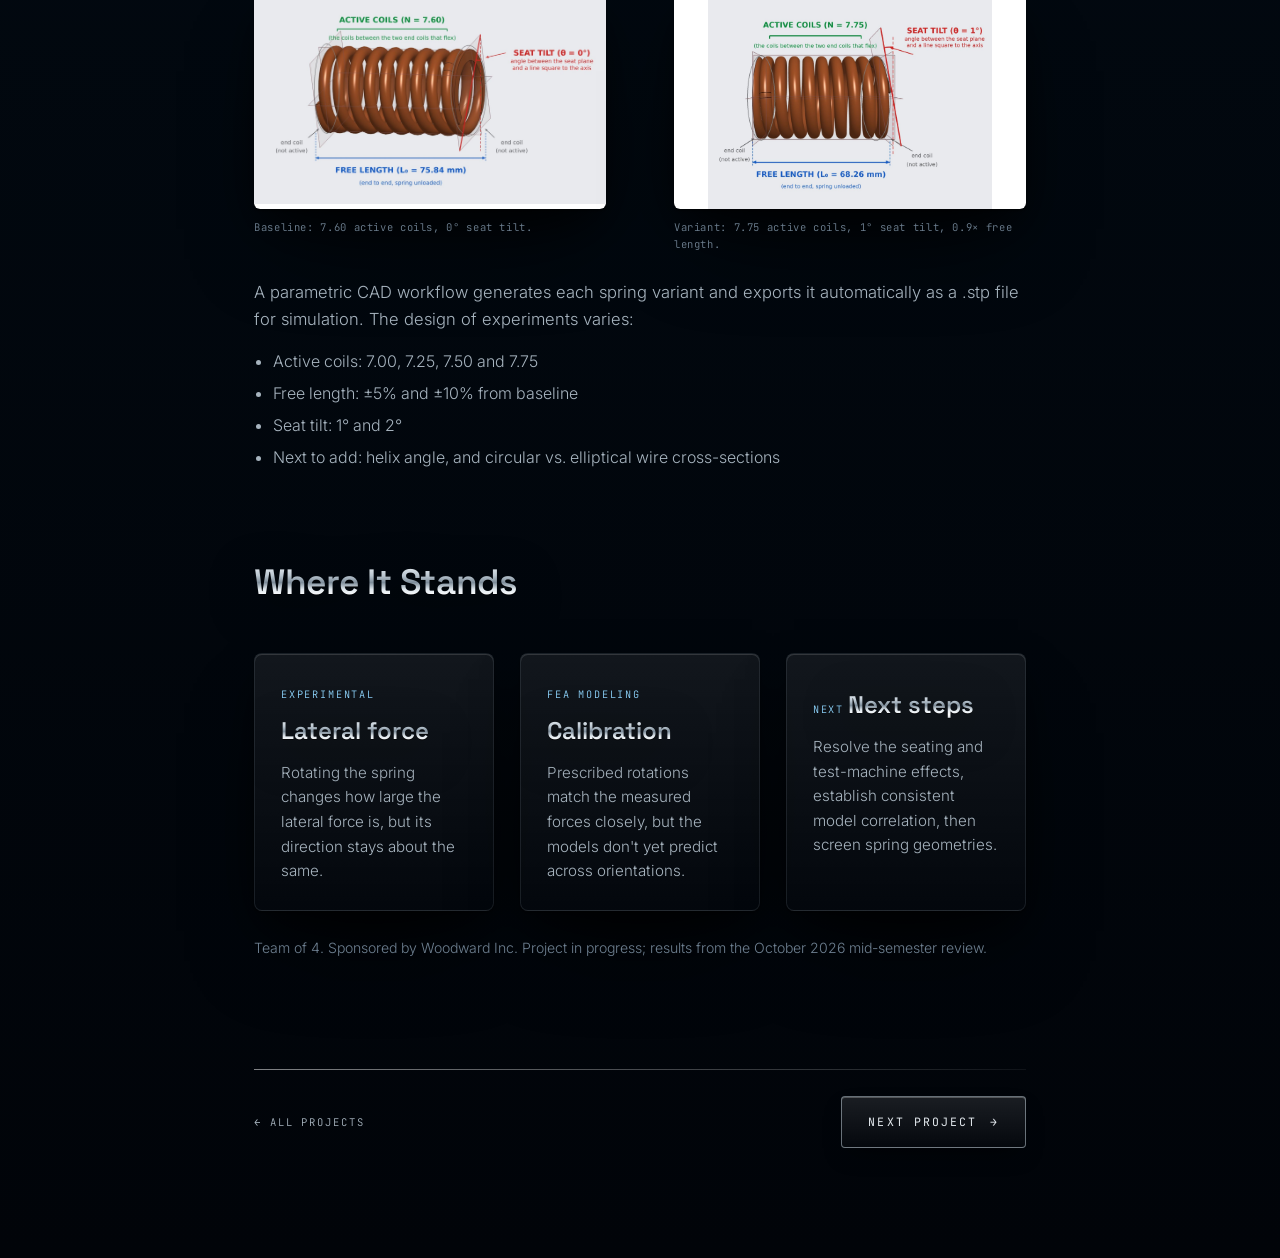
<file: projects/spring-fea.html>
<!DOCTYPE html>
<html lang="en">
<head>
  <meta charset="UTF-8">
  <meta name="viewport" content="width=device-width, initial-scale=1.0, viewport-fit=cover">
  <meta name="theme-color" content="#0a3550">
  <title>Reducing Lateral Forces in Helical Compression Springs — Amelia Burton</title>

  <link rel="preconnect" href="https://fonts.googleapis.com">
  <link rel="preconnect" href="https://fonts.gstatic.com" crossorigin>
  <link href="https://fonts.googleapis.com/css2?family=Inter:wght@300;400;500&family=JetBrains+Mono:wght@400&family=Michroma&family=Space+Grotesk:wght@500;600&display=swap" rel="stylesheet">

  <!-- "../" means "go up one folder", because this page is inside /projects -->
  <link rel="stylesheet" href="../style.css">
  <script>document.documentElement.classList.add('js')</script>
</head>
<body>


  <nav class="nav">
    <a href="../index.html" class="mark">A. Burton</a>
    <ul>
      <li><a href="../index.html#work">Work</a></li>
      <li><a href="../about.html">About</a></li>
      <li class="hide-mobile"><a href="../resume.pdf" target="_blank">Résumé</a></li>
      <li><a href="../index.html#contact">Contact</a></li>
    </ul>
  </nav>

  <main class="project-page">
    <a href="../index.html#work" class="back">← All projects</a>

    <p class="eyebrow">Project 02 — Simulation &amp; Testing</p>
    <h1>Reducing Lateral Forces in Helical Compression Springs</h1>

    <p class="lead">
      Springs in Woodward's aircraft fuel-metering systems don't push perfectly straight. Our
      senior design team is finding out why, and how to design springs that push straighter,
      by combining physical testing, nonlinear Abaqus FEA and a parametric CAD design of experiments.
    </p>

    <dl class="facts">
      <div><dt>Sponsor</dt><dd>Woodward Inc.</dd></div>
      <div><dt>Course</dt><dd>ME 470 · Senior Design</dd></div>
      <div><dt>Team</dt><dd>4 students</dd></div>
      <div><dt>Date</dt><dd>Aug 2026 – Present</dd></div>
      <div><dt>Tools</dt><dd>Abaqus, parametric CAD, DOE, physical testing</dd></div>
    </dl>

    <figure class="figure">
      <div class="frame"><img src="../images/woodward/mesh.jpg" alt="Abaqus finite element mesh of a helical compression spring"></div>
      <figcaption>Baseline Abaqus model: 30,542 C3D10M elements.</figcaption>
    </figure>

    <h2>The Problem</h2>
    <div class="split">
      <div>
        <p>
          When the spring compresses, it also produces a sideways force (F<sub>q</sub>) and an
          overturning moment (M<sub>q</sub>). These push the spring against the valve walls,
          creating friction that lowers system efficiency and hurts valve performance.
        </p>
        <p>
          Our earlier research pointed to spring geometry and end conditions as the main
          influences, so we focused on three variables: the number of active coils, free length
          and seat tilt.
        </p>
      </div>
      <div style="display: flex; gap: var(--s1)">
        <figure class="figure" style="margin:0; flex: 1">
          <div class="frame contain white" style="aspect-ratio: 2 / 3"><img src="../images/woodward/valve.jpg" alt="Cross-section of a valve showing the compressed spring, piston, lateral load and friction"></div>
        </figure>
        <figure class="figure" style="margin:0; flex: 1">
          <div class="frame contain white" style="aspect-ratio: 2 / 3"><img src="../images/woodward/forces.jpg" alt="Force diagram showing the lateral force Fq resolved from Fx and Fy"></div>
        </figure>
      </div>
    </div>

    <h2>Physical Testing</h2>
    <p>
      We set up the test protocol to match the spring's real working conditions, on an EasyDur
      universal tension and compression testing machine.
    </p>
    <dl class="facts">
      <div><dt>Load range</dt><dd>85 – 120.9 lbf (378 – 538 N)</dd></div>
      <div><dt>Compression</dt><dd>0 – 8.312 mm</dd></div>
      <div><dt>Tests</dt><dd>20: 10 springs × 2 positions</dd></div>
      <div><dt>Positions</dt><dd>0° and 90° (spring rotated)</dd></div>
    </dl>
    <div class="split">
      <figure class="figure" style="margin:0">
        <div class="frame contain white"><img src="../images/woodward/positions.jpg" alt="Renders of the spring in test position 1 and position 2"></div>
        <figcaption>The same spring tested in two orientations, rotated 90° about its axis.</figcaption>
      </figure>
      <figure class="figure" style="margin:0">
        <div class="frame contain white"><img src="../images/woodward/chart-experiment.jpg" alt="Lateral resultant force versus compression for the 0 and 90 degree orientations"></div>
        <figcaption>Measured lateral force across the operating range, 0° vs. 90°.</figcaption>
      </figure>
    </div>
    <div class="cols">
      <div>
        <h3>What we measured</h3>
        <ul>
          <li>Lateral load rose by <b>+3.2 N</b> at 0° but <b>+12.1 N</b> at 90° across the operating range</li>
          <li>Average standard deviation: <b>2.2 N</b> at 0° and <b>4.2 N</b> at 90°</li>
        </ul>
      </div>
      <div>
        <h3>What surprised us</h3>
        <ul>
          <li>Rotating the spring 90° should rotate the force by 90°, but it stayed at about <b>20°</b> in both positions</li>
          <li>That points to a contribution from the test machine or seating that stays fixed while the spring's own force rotates</li>
        </ul>
      </div>
    </div>

    <h2>Finite Element Model</h2>
    <figure class="figure">
      <div class="frame"><img src="../images/woodward/stress.jpg" alt="Abaqus von Mises stress contour of the compressed spring between two plates"></div>
      <figcaption>Von Mises stress in the fixed-fixed baseline model.</figcaption>
    </figure>
    <p>
      We built a nonlinear Abaqus model using the sponsor's material properties and two
      compression steps. It matched the axial behavior closely but not the sideways behavior.
    </p>
    <dl class="facts">
      <div><dt>Axial stiffness</dt><dd>19.02 N/mm, ≈1% from nominal</dd></div>
      <div><dt>Axial force</dt><dd>Within ≈4.2% of test data</dd></div>
      <div><dt>Lateral trend</dt><dd>−8.6 N in FEA vs. +3.2 / +12.1 N measured</dd></div>
    </dl>
    <p>
      To close the gap, we tested seven contact and boundary-condition setups. Simplified end
      constraints, like free end tilt and prescribed end rotation, solved successfully. More
      realistic seat-contact setups (frictionless, finite-friction and rough contact) didn't
      converge.
    </p>
    <div class="split">
      <figure class="figure" style="margin:0">
        <div class="frame contain white"><img src="../images/woodward/chart-fixed-tilted.jpg" alt="Lateral resultant force for the fixed-tilted model compared with experiments and the baseline"></div>
        <figcaption>Tilting one end of the model brought the lateral force much closer to the tests.</figcaption>
      </figure>
      <figure class="figure" style="margin:0">
        <div class="frame contain white"><img src="../images/woodward/chart-calibrated.jpg" alt="Calibrated FEA models overlaid on the 0 and 90 degree experimental lateral force curves"></div>
        <figcaption>Calibrated models overlaid on both test orientations.</figcaption>
      </figure>
    </div>
    <p>
      Applying a gradually increasing tilt at the spring seat let us calibrate the model to the
      tests within <b>0.54 N</b> RMSE at 0° and <b>0.57 N</b> at 90°. The catch: the model
      calibrated at 0° doesn't predict the 90° result. That tells us the calibration captures the
      test setup rather than the spring alone, so the model isn't predictive yet.
    </p>

    <h2>Parametric CAD &amp; Design of Experiments</h2>
    <div class="split">
      <figure class="figure" style="margin:0">
        <div class="frame contain white"><img src="../images/woodward/cad-baseline.jpg" alt="Baseline spring CAD model with 7.60 active coils and no seat tilt"></div>
        <figcaption>Baseline: 7.60 active coils, 0° seat tilt.</figcaption>
      </figure>
      <figure class="figure" style="margin:0">
        <div class="frame contain white"><img src="../images/woodward/cad-tilted.jpg" alt="Spring CAD variant with 7.75 active coils, 1 degree seat tilt and shorter free length"></div>
        <figcaption>Variant: 7.75 active coils, 1° seat tilt, 0.9× free length.</figcaption>
      </figure>
    </div>
    <p>
      A parametric CAD workflow generates each spring variant and exports it automatically as a
      .stp file for simulation. The design of experiments varies:
    </p>
    <ul class="points">
      <li>Active coils: 7.00, 7.25, 7.50 and 7.75</li>
      <li>Free length: ±5% and ±10% from baseline</li>
      <li>Seat tilt: 1° and 2°</li>
      <li>Next to add: helix angle, and circular vs. elliptical wire cross-sections</li>
    </ul>

    <h2>Where It Stands</h2>
    <div class="process">
      <div class="step">
        <span class="n">EXPERIMENTAL</span>
        <h3>Lateral force</h3>
        <p>Rotating the spring changes how large the lateral force is, but its direction stays about the same.</p>
      </div>
      <div class="step">
        <span class="n">FEA MODELING</span>
        <h3>Calibration</h3>
        <p>Prescribed rotations match the measured forces closely, but the models don't yet predict across orientations.</p>
      </div>
      <div class="step">
        <span class="n">NEXT</span>
        <h3>Next steps</h3>
        <p>Resolve the seating and test-machine effects, establish consistent model correlation, then screen spring geometries.</p>
      </div>
    </div>

    <p class="thanks">
      Team of 4. Sponsored by Woodward Inc.
      Project in progress; results from the October 2026 mid-semester review.
    </p>

    <div class="next-project">
      <a href="../index.html#work" class="back">← All projects</a>
      <a href="transmission.html" class="button">Next Project <span class="arrow">→</span></a>
    </div>
  </main>

  <script src="../main.js"></script>
</body>
</html>
</file>
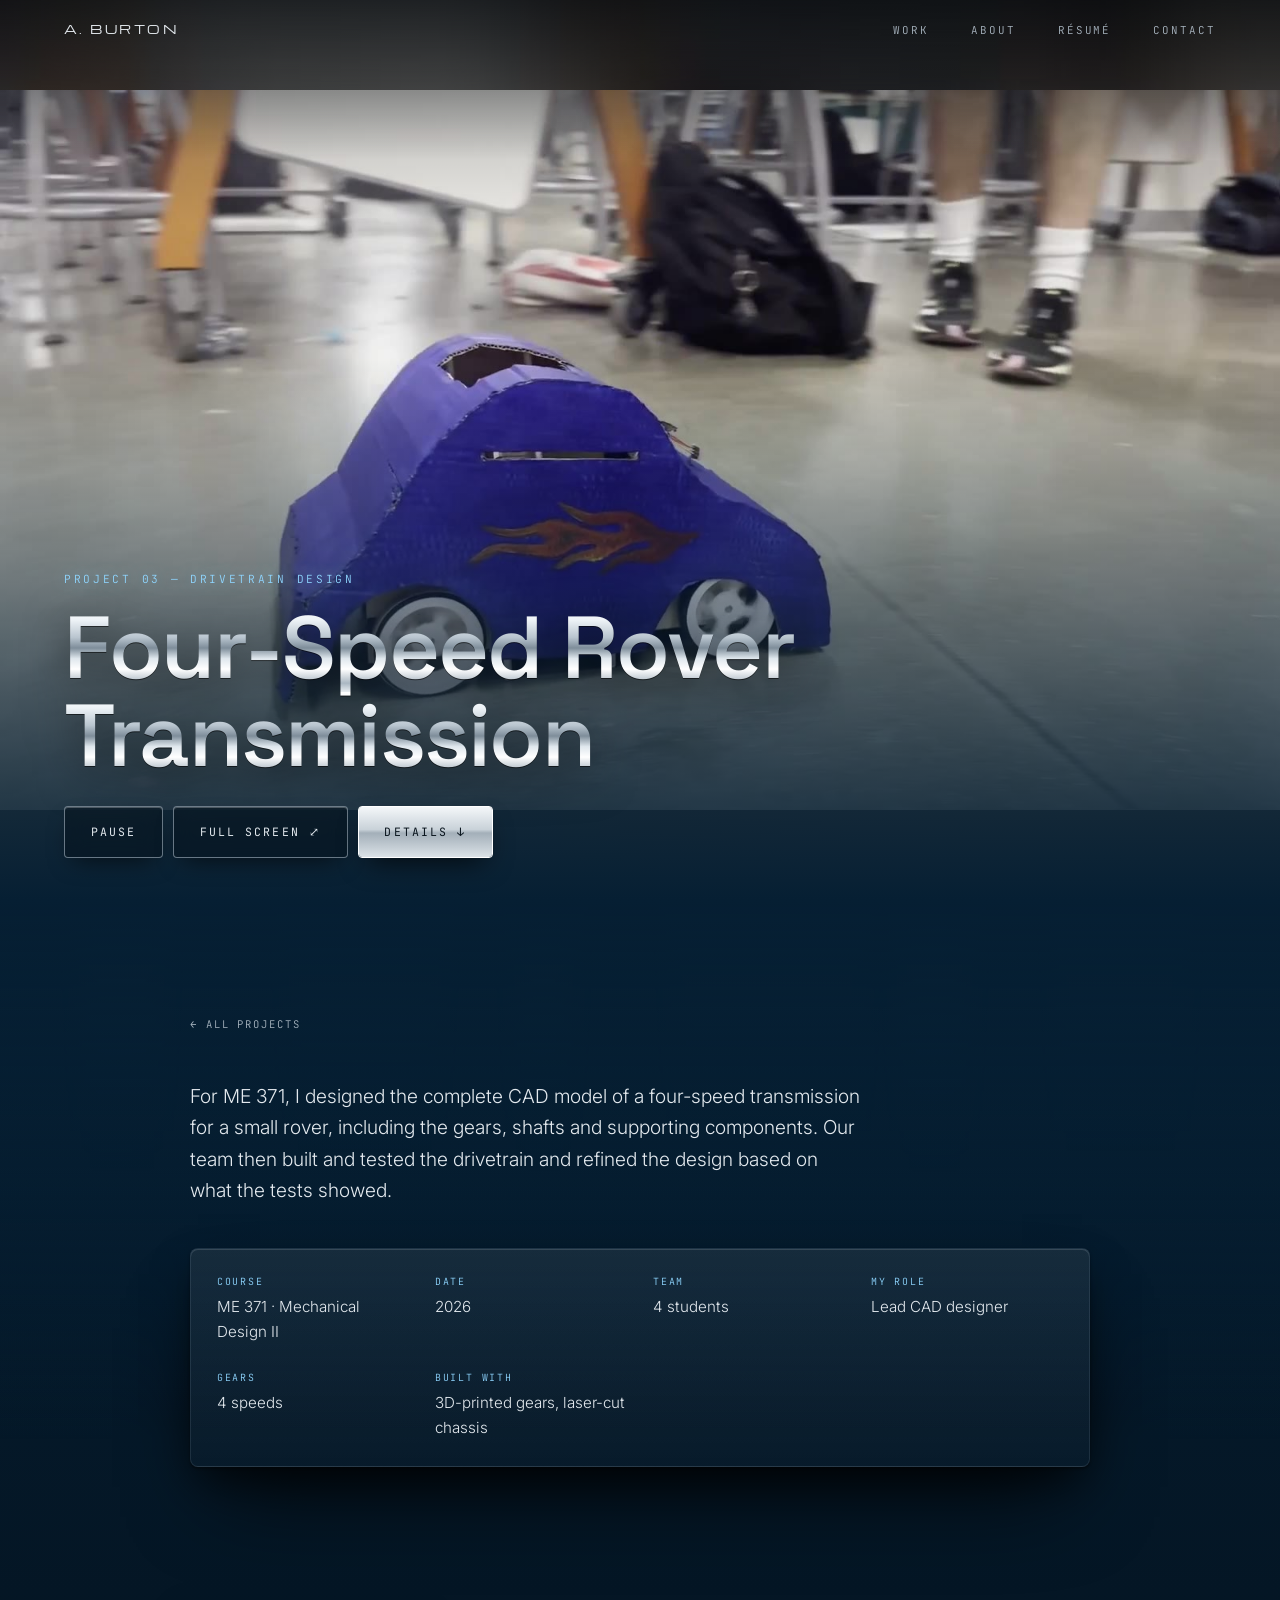
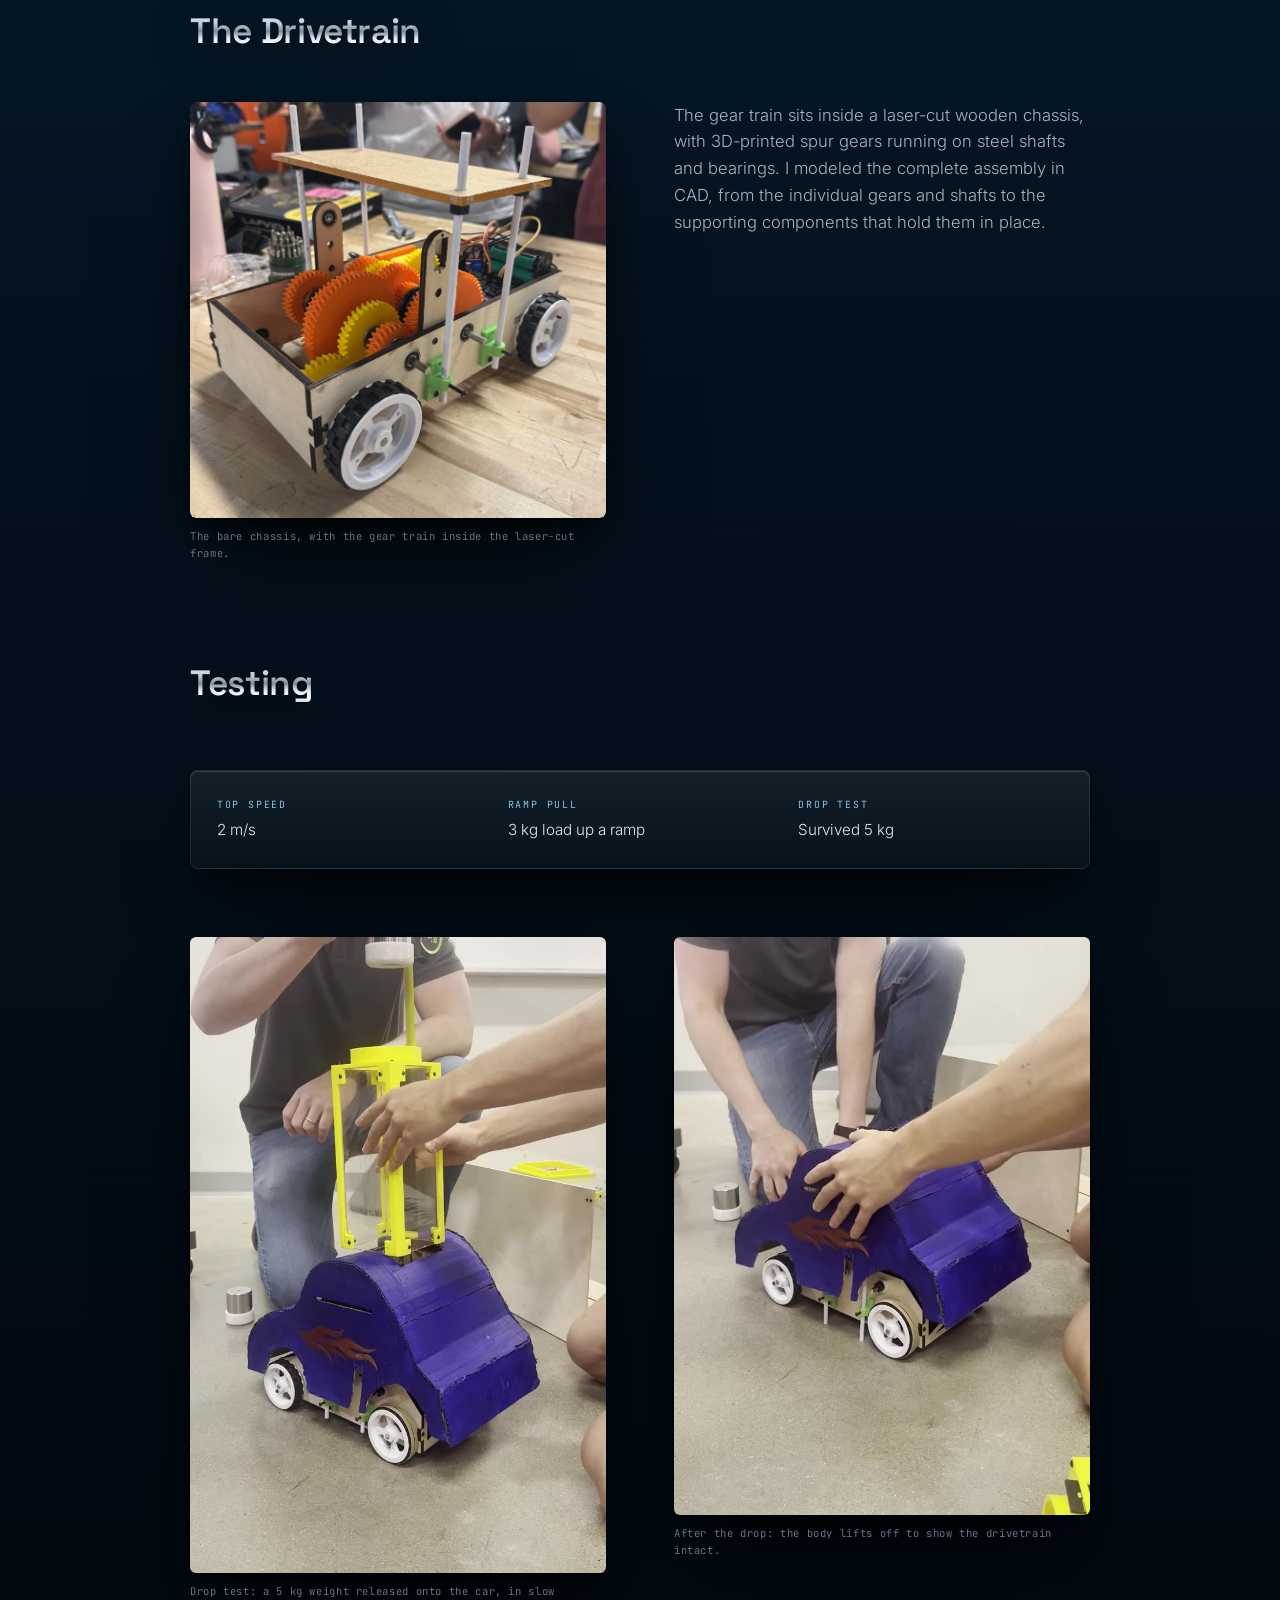
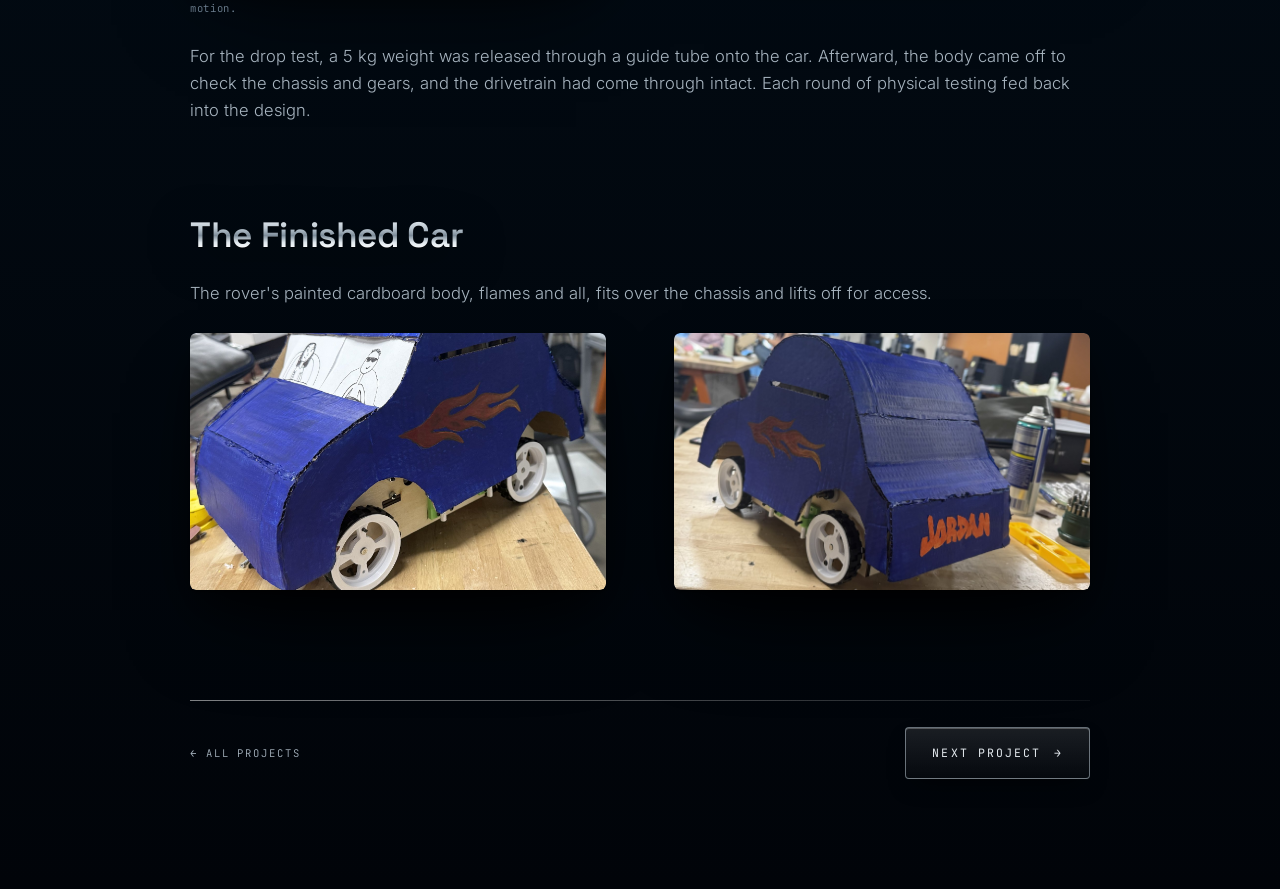
<file: projects/transmission.html>
<!DOCTYPE html>
<html lang="en">
<head>
  <meta charset="UTF-8">
  <meta name="viewport" content="width=device-width, initial-scale=1.0, viewport-fit=cover">
  <meta name="theme-color" content="#0a3550">
  <title>Four-Speed Rover Transmission — Amelia Burton</title>

  <link rel="preconnect" href="https://fonts.googleapis.com">
  <link rel="preconnect" href="https://fonts.gstatic.com" crossorigin>
  <link href="https://fonts.googleapis.com/css2?family=Inter:wght@300;400;500&family=JetBrains+Mono:wght@400&family=Michroma&family=Space+Grotesk:wght@500;600&display=swap" rel="stylesheet">

  <!-- "../" means "go up one folder", because this page is inside /projects -->
  <link rel="stylesheet" href="../style.css">
  <script>document.documentElement.classList.add('js')</script>
</head>
<body>


  <nav class="nav clear">
    <a href="../index.html" class="mark">A. Burton</a>
    <ul>
      <li><a href="../index.html#work">Work</a></li>
      <li><a href="../about.html">About</a></li>
      <li class="hide-mobile"><a href="../resume.pdf" target="_blank">Résumé</a></li>
      <li><a href="../index.html#contact">Contact</a></li>
    </ul>
  </nav>

  <!-- ===== FULL-SCREEN VIDEO ===== -->
  <!-- muted + playsinline + autoplay are what let the video start by itself on iPhone -->
  <header class="video-hero" style="background-image: url('../images/transmission/drive-blur.jpg')">
    <video autoplay muted loop playsinline preload="auto" poster="../images/transmission/drive-poster.jpg">
      <source src="../media/transmission-drive.mp4" type="video/mp4">
    </video>
    <div class="overlay">
      <div>
        <p class="eyebrow">Project 03 — Drivetrain Design</p>
        <h1 class="chrome">Four-Speed Rover Transmission</h1>
      </div>
      <div class="controls">
        <button class="button" data-play type="button">Pause</button>
        <button class="button" data-fullscreen type="button">Full Screen ⤢</button>
        <a href="#details" class="button solid">Details ↓</a>
      </div>
    </div>
  </header>

  <main class="project-page" id="details">
    <a href="../index.html#work" class="back">← All projects</a>

    <p class="lead">
      For ME 371, I designed the complete CAD model of a four-speed transmission for a small
      rover, including the gears, shafts and supporting components. Our team then built and
      tested the drivetrain and refined the design based on what the tests showed.
    </p>

    <dl class="facts">
      <div><dt>Course</dt><dd>ME 371 · Mechanical Design II</dd></div>
      <div><dt>Date</dt><dd>2026</dd></div>
      <div><dt>Team</dt><dd>4 students</dd></div>
      <div><dt>My role</dt><dd>Lead CAD designer</dd></div>
      <div><dt>Gears</dt><dd>4 speeds</dd></div>
      <div><dt>Built with</dt><dd>3D-printed gears, laser-cut chassis</dd></div>
    </dl>

    <h2>The Drivetrain</h2>
    <div class="split">
      <figure class="figure" style="margin:0">
        <div class="frame" style="aspect-ratio: 1 / 1"><img src="../images/transmission/chassis.jpg" alt="Rover chassis with the orange and yellow 3D-printed gears of the four-speed transmission inside a laser-cut wooden frame"></div>
        <figcaption>The bare chassis, with the gear train inside the laser-cut frame.</figcaption>
      </figure>
      <div>
        <p>
          The gear train sits inside a laser-cut wooden chassis, with 3D-printed spur gears
          running on steel shafts and bearings. I modeled the complete assembly in CAD, from
          the individual gears and shafts to the supporting components that hold them in place.
        </p>
      </div>
    </div>

    <h2>Testing</h2>
    <dl class="facts">
      <div><dt>Top speed</dt><dd>2 m/s</dd></div>
      <div><dt>Ramp pull</dt><dd>3 kg load up a ramp</dd></div>
      <div><dt>Drop test</dt><dd>Survived 5 kg</dd></div>
    </dl>
    <div class="split">
      <figure class="clip" style="margin:0">
        <video autoplay muted loop playsinline preload="metadata" poster="../images/transmission/drop-poster.jpg">
          <source src="../media/transmission-drop-test.mp4" type="video/mp4">
        </video>
        <figcaption class="caption">Drop test: a 5 kg weight released onto the car, in slow motion.</figcaption>
      </figure>
      <figure class="clip" style="margin:0">
        <video autoplay muted loop playsinline preload="metadata" poster="../images/transmission/reveal-poster.jpg">
          <source src="../media/transmission-reveal.mp4" type="video/mp4">
        </video>
        <figcaption class="caption">After the drop: the body lifts off to show the drivetrain intact.</figcaption>
      </figure>
    </div>
    <p>
      For the drop test, a 5 kg weight was released through a guide tube onto the car. Afterward,
      the body came off to check the chassis and gears, and the drivetrain had come through intact.
      Each round of physical testing fed back into the design.
    </p>

    <h2>The Finished Car</h2>
    <p>The rover's painted cardboard body, flames and all, fits over the chassis and lifts off for access.</p>
    <div class="split">
      <figure class="figure" style="margin:0">
        <div class="frame"><img src="../images/transmission/front.jpg" alt="Front three-quarter view of the rover with a blue painted body, drawn drivers in the windshield and flame decals"></div>
      </figure>
      <figure class="figure" style="margin:0">
        <div class="frame"><img src="../images/transmission/rear.jpg" alt="Rear view of the rover body with the name Jordan painted on the back"></div>
      </figure>
    </div>

    <div class="next-project">
      <a href="../index.html#work" class="back">← All projects</a>
      <a href="walking-dispenser.html" class="button">Next Project <span class="arrow">→</span></a>
    </div>
  </main>

  <script src="../main.js"></script>
</body>
</html>
</file>
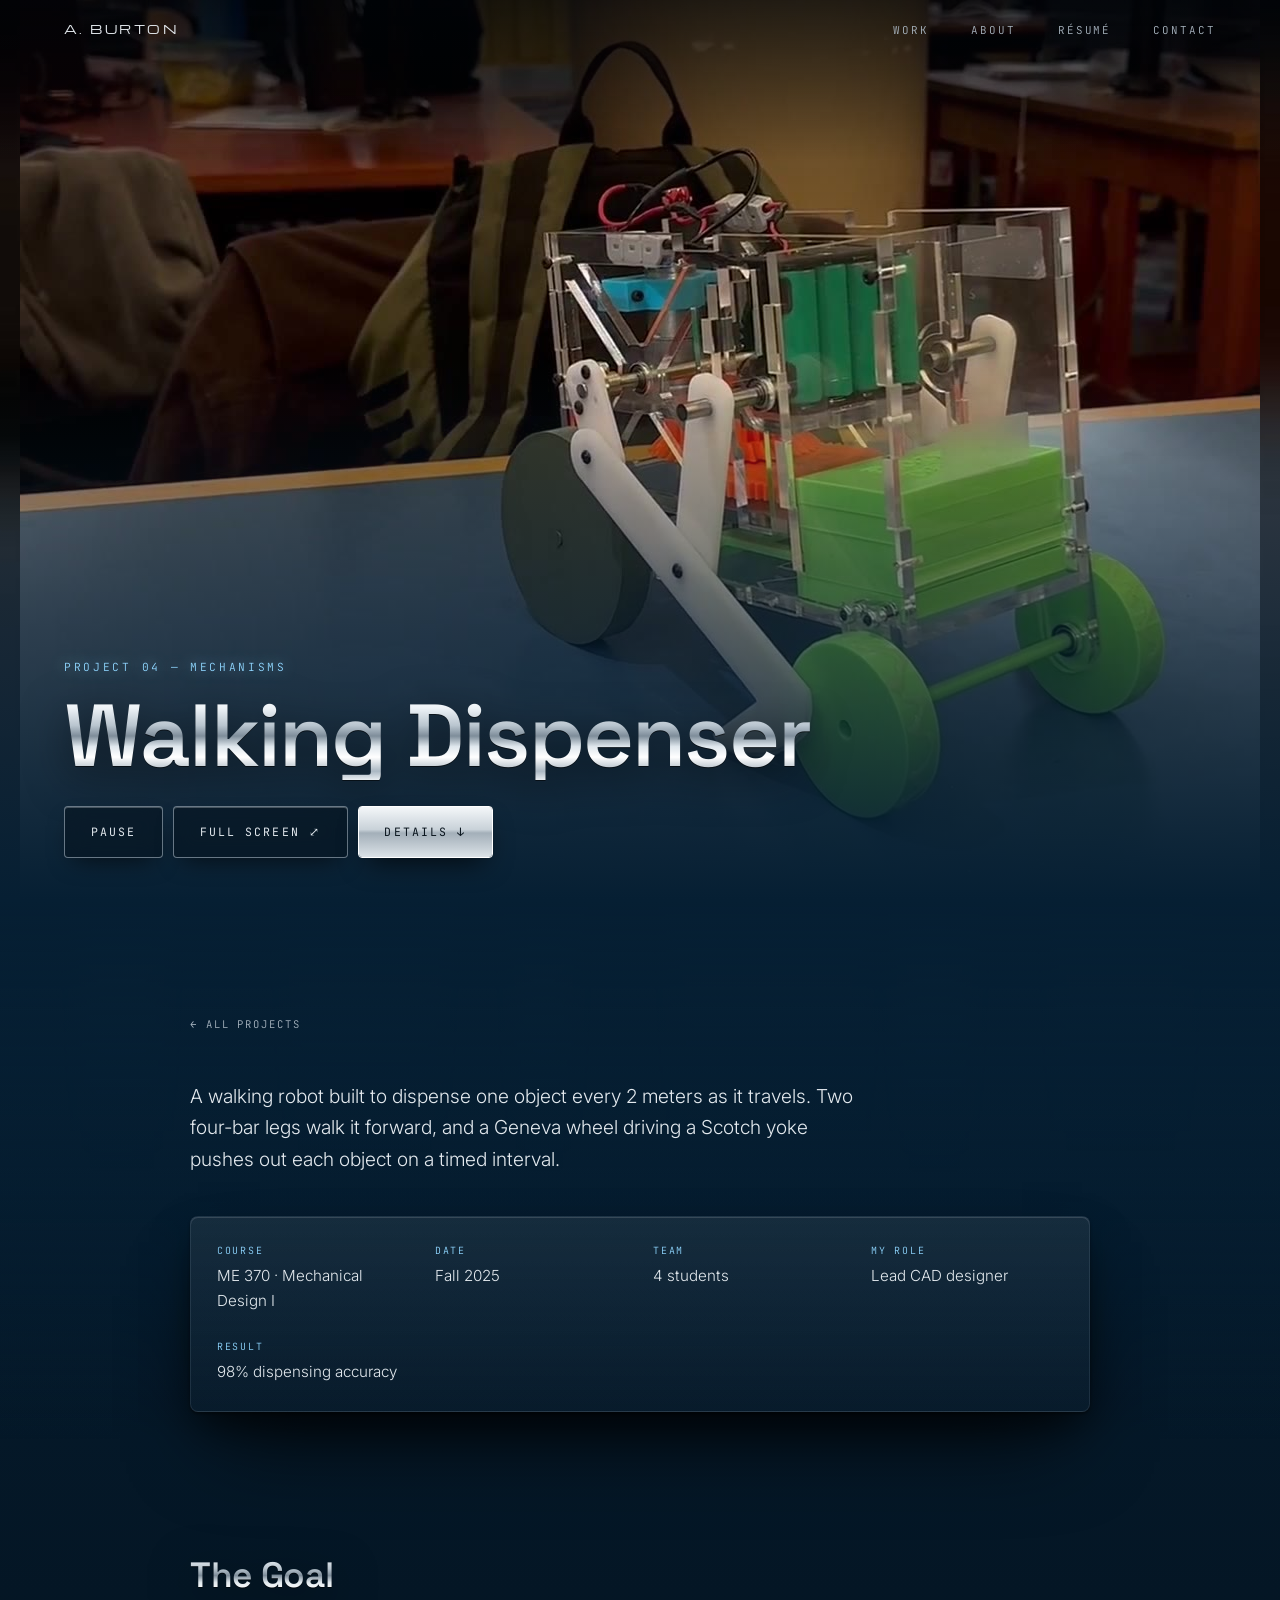
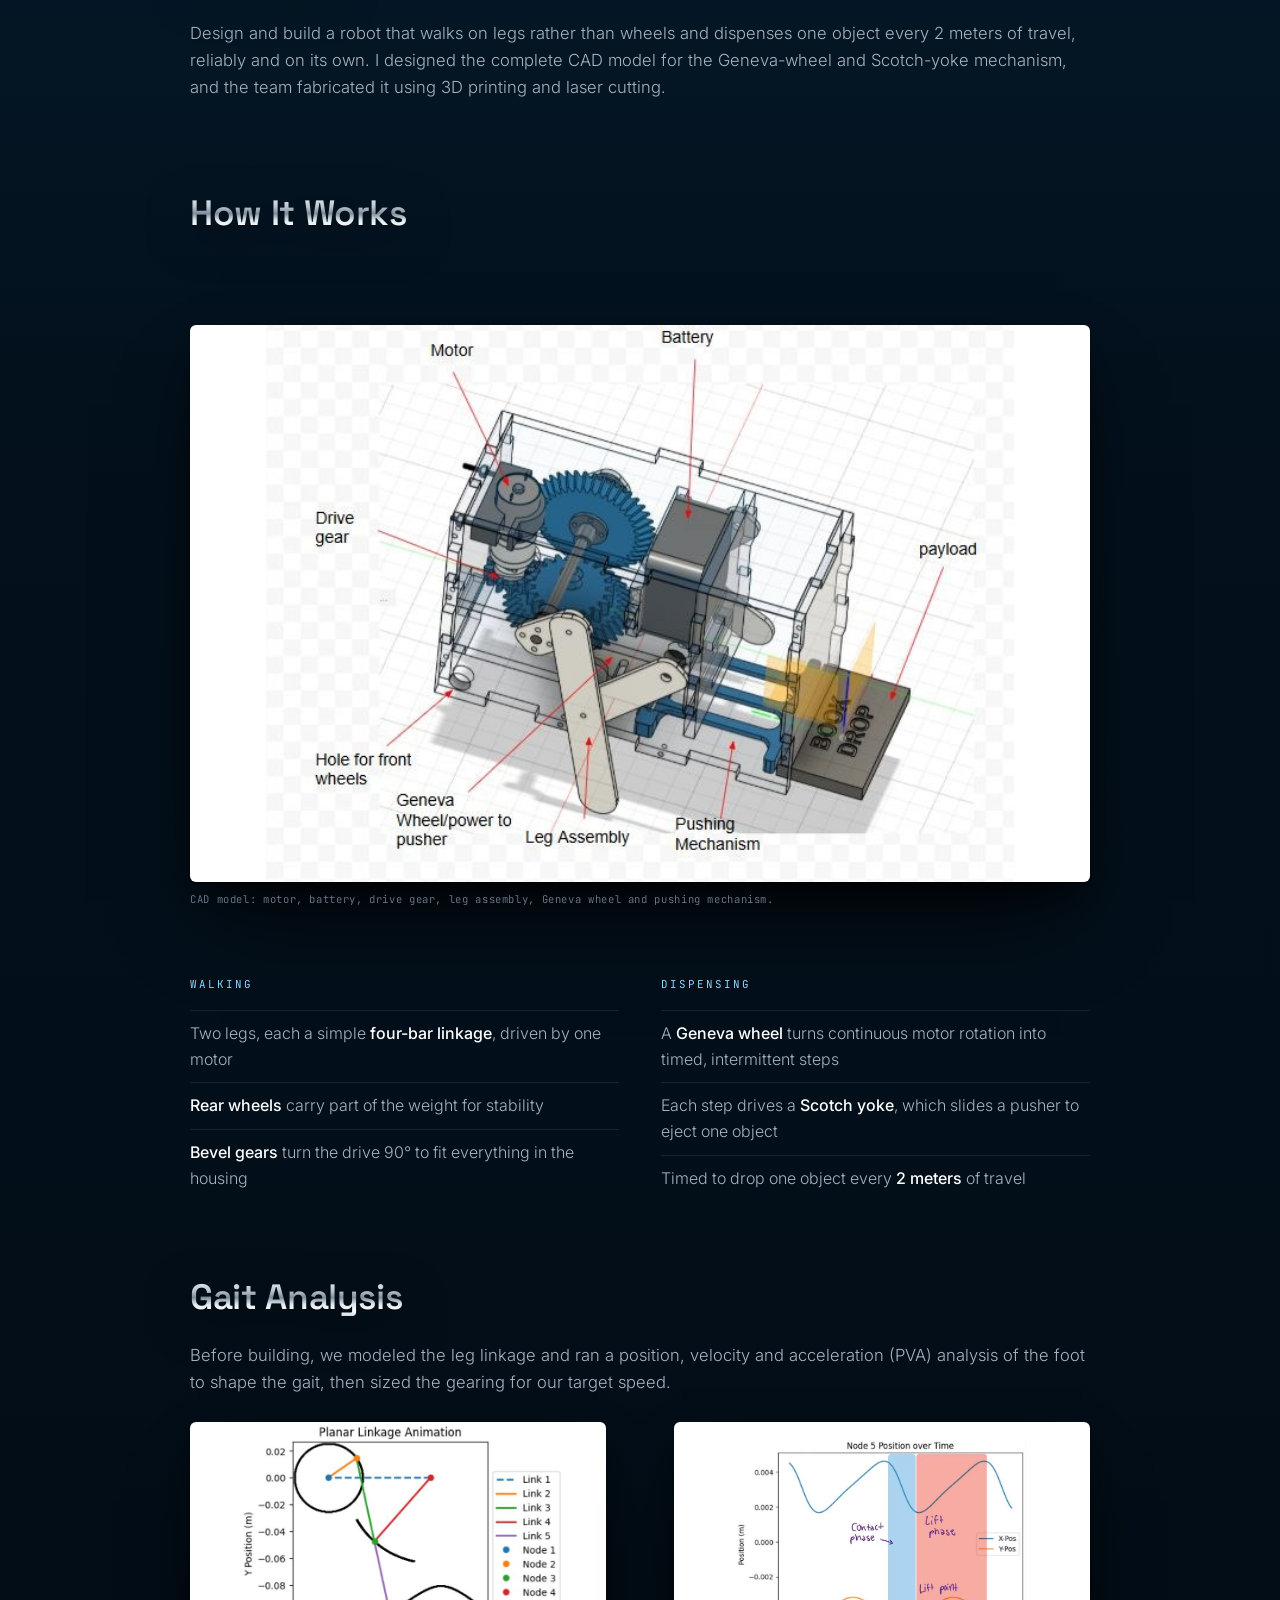
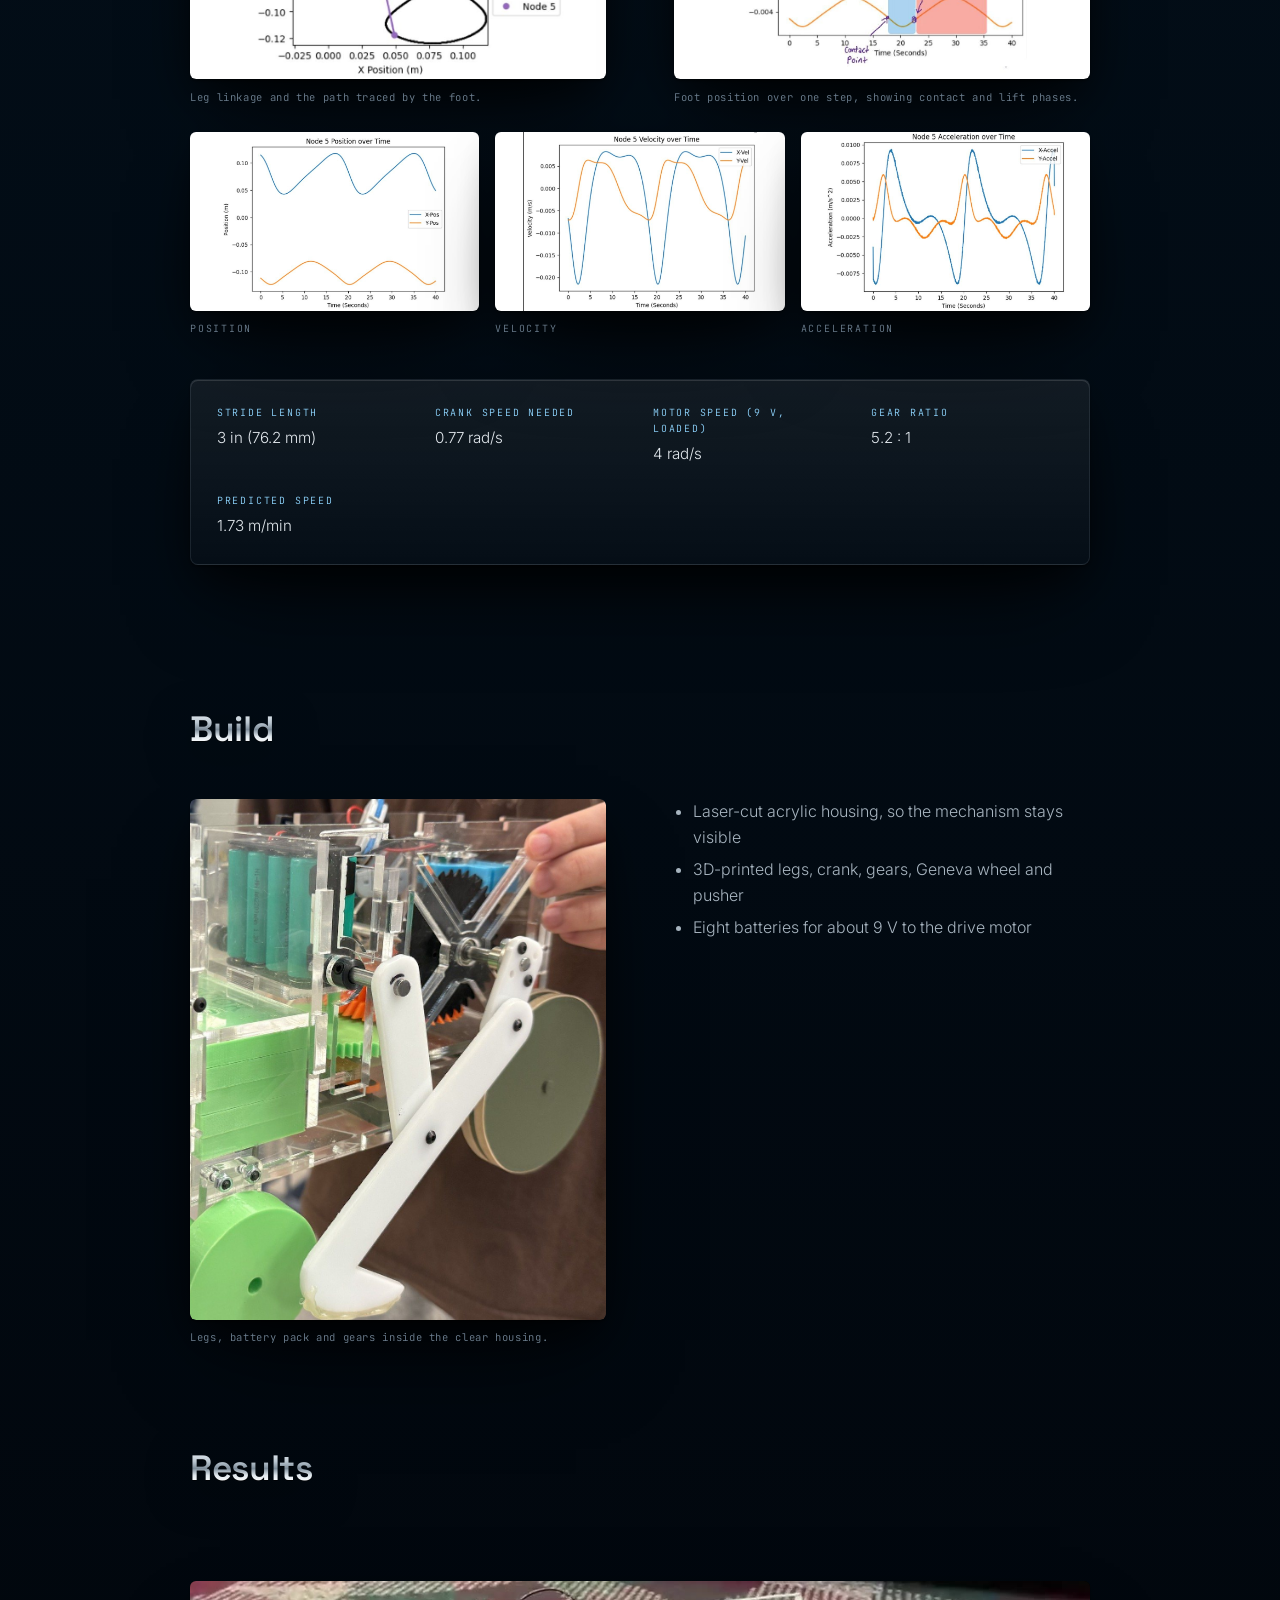
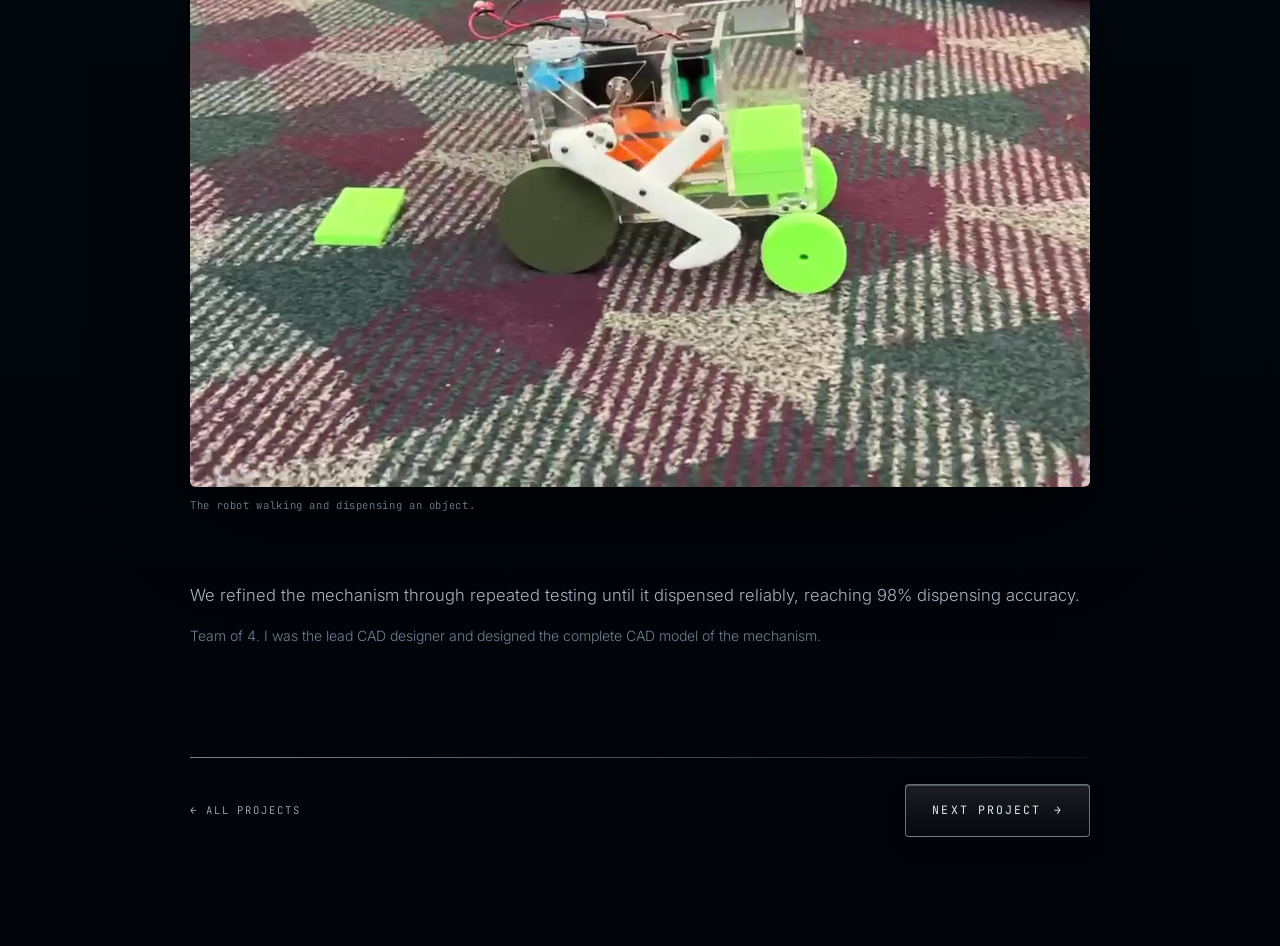
<file: projects/walking-dispenser.html>
<!DOCTYPE html>
<html lang="en">
<head>
  <meta charset="UTF-8">
  <meta name="viewport" content="width=device-width, initial-scale=1.0, viewport-fit=cover">
  <meta name="theme-color" content="#0a3550">
  <title>Walking Dispenser — Amelia Burton</title>

  <link rel="preconnect" href="https://fonts.googleapis.com">
  <link rel="preconnect" href="https://fonts.gstatic.com" crossorigin>
  <link href="https://fonts.googleapis.com/css2?family=Inter:wght@300;400;500&family=JetBrains+Mono:wght@400&family=Michroma&family=Space+Grotesk:wght@500;600&display=swap" rel="stylesheet">

  <!-- "../" means "go up one folder", because this page is inside /projects -->
  <link rel="stylesheet" href="../style.css">
  <script>document.documentElement.classList.add('js')</script>
</head>
<body>


  <nav class="nav clear">
    <a href="../index.html" class="mark">A. Burton</a>
    <ul>
      <li><a href="../index.html#work">Work</a></li>
      <li><a href="../about.html">About</a></li>
      <li class="hide-mobile"><a href="../resume.pdf" target="_blank">Résumé</a></li>
      <li><a href="../index.html#contact">Contact</a></li>
    </ul>
  </nav>

  <!-- ===== FULL-SCREEN VIDEO ===== -->
  <!-- muted + playsinline + autoplay are what let the video start by itself on iPhone -->
  <header class="video-hero" style="background-image: url('../images/dispenser/loop-blur.jpg')">
    <video autoplay muted loop playsinline preload="auto" poster="../images/dispenser/loop-poster.jpg">
      <source src="../media/dispenser-closeup-loop.mp4" type="video/mp4">
    </video>
    <div class="overlay">
      <div>
        <p class="eyebrow">Project 04 — Mechanisms</p>
        <h1 class="chrome">Walking Dispenser</h1>
      </div>
      <div class="controls">
        <button class="button" data-play type="button">Pause</button>
        <button class="button" data-fullscreen type="button">Full Screen ⤢</button>
        <a href="#details" class="button solid">Details ↓</a>
      </div>
    </div>
  </header>

  <main class="project-page" id="details">
    <a href="../index.html#work" class="back">← All projects</a>

    <p class="lead">
      A walking robot built to dispense one object every 2 meters as it travels. Two four-bar
      legs walk it forward, and a Geneva wheel driving a Scotch yoke pushes out each object
      on a timed interval.
    </p>

    <dl class="facts">
      <div><dt>Course</dt><dd>ME 370 · Mechanical Design I</dd></div>
      <div><dt>Date</dt><dd>Fall 2025</dd></div>
      <div><dt>Team</dt><dd>4 students</dd></div>
      <div><dt>My role</dt><dd>Lead CAD designer</dd></div>
      <div><dt>Result</dt><dd>98% dispensing accuracy</dd></div>
    </dl>

    <h2>The Goal</h2>
    <p>
      Design and build a robot that walks on legs rather than wheels and dispenses one object
      every 2 meters of travel, reliably and on its own. I designed the complete CAD model for the
      Geneva-wheel and Scotch-yoke mechanism, and the team fabricated it using 3D printing and
      laser cutting.
    </p>

    <h2>How It Works</h2>
    <figure class="figure">
      <div class="frame contain white"><img src="../images/dispenser/cad-assembly.jpg" alt="Labeled CAD model of the robot showing the motor, battery, drive gear, Geneva wheel, leg assembly and pushing mechanism inside a clear housing"></div>
      <figcaption>CAD model: motor, battery, drive gear, leg assembly, Geneva wheel and pushing mechanism.</figcaption>
    </figure>
    <div class="cols">
      <div>
        <h3>Walking</h3>
        <ul>
          <li>Two legs, each a simple <b>four-bar linkage</b>, driven by one motor</li>
          <li><b>Rear wheels</b> carry part of the weight for stability</li>
          <li><b>Bevel gears</b> turn the drive 90° to fit everything in the housing</li>
        </ul>
      </div>
      <div>
        <h3>Dispensing</h3>
        <ul>
          <li>A <b>Geneva wheel</b> turns continuous motor rotation into timed, intermittent steps</li>
          <li>Each step drives a <b>Scotch yoke</b>, which slides a pusher to eject one object</li>
          <li>Timed to drop one object every <b>2 meters</b> of travel</li>
        </ul>
      </div>
    </div>

    <h2>Gait Analysis</h2>
    <p>
      Before building, we modeled the leg linkage and ran a position, velocity and acceleration
      (PVA) analysis of the foot to shape the gait, then sized the gearing for our target speed.
    </p>
    <div class="split">
      <figure class="figure" style="margin:0">
        <div class="frame contain white"><img src="../images/dispenser/linkage.jpg" alt="Planar linkage plot of the leg showing the links, nodes and the closed foot path"></div>
        <figcaption>Leg linkage and the path traced by the foot.</figcaption>
      </figure>
      <figure class="figure" style="margin:0">
        <div class="frame contain white"><img src="../images/dispenser/gait-phases.jpg" alt="Foot position over time with the contact and lift phases highlighted"></div>
        <figcaption>Foot position over one step, showing contact and lift phases.</figcaption>
      </figure>
    </div>
    <div class="triptych">
      <figure><div class="frame contain"><img src="../images/dispenser/pva-position.jpg" alt="Foot position over time for two cycles"></div><p class="label">Position</p></figure>
      <figure><div class="frame contain"><img src="../images/dispenser/pva-velocity.jpg" alt="Foot velocity over time for two cycles"></div><p class="label">Velocity</p></figure>
      <figure><div class="frame contain"><img src="../images/dispenser/pva-acceleration.jpg" alt="Foot acceleration over time for two cycles"></div><p class="label">Acceleration</p></figure>
    </div>
    <dl class="facts">
      <div><dt>Stride length</dt><dd>3 in (76.2 mm)</dd></div>
      <div><dt>Crank speed needed</dt><dd>0.77 rad/s</dd></div>
      <div><dt>Motor speed (9 V, loaded)</dt><dd>4 rad/s</dd></div>
      <div><dt>Gear ratio</dt><dd>5.2 : 1</dd></div>
      <div><dt>Predicted speed</dt><dd>1.73 m/min</dd></div>
    </dl>

    <h2>Build</h2>
    <div class="split">
      <figure class="figure" style="margin:0">
        <div class="frame" style="aspect-ratio: 4 / 5"><img src="../images/dispenser/mechanism.jpg" alt="Close-up of the robot showing the white legs, battery pack, gears and clear acrylic housing"></div>
        <figcaption>Legs, battery pack and gears inside the clear housing.</figcaption>
      </figure>
      <ul class="points">
        <li>Laser-cut acrylic housing, so the mechanism stays visible</li>
        <li>3D-printed legs, crank, gears, Geneva wheel and pusher</li>
        <li>Eight batteries for about 9 V to the drive motor</li>
      </ul>
    </div>

    <h2>Results</h2>
    <figure class="clip">
      <video autoplay muted loop playsinline preload="metadata" poster="../images/dispenser/dispensing-poster.jpg">
        <source src="../media/dispenser-dispensing.mp4" type="video/mp4">
      </video>
      <figcaption class="caption">The robot walking and dispensing an object.</figcaption>
    </figure>
    <p>
      We refined the mechanism through repeated testing until it dispensed reliably, reaching
      98% dispensing accuracy.
    </p>

    <p class="thanks">
      Team of 4. I was the lead CAD designer and designed the complete CAD model of the mechanism.
    </p>

    <div class="next-project">
      <a href="../index.html#work" class="back">← All projects</a>
      <a href="rover.html" class="button">Next Project <span class="arrow">→</span></a>
    </div>
  </main>

  <script src="../main.js"></script>
</body>
</html>
</file>
<file: style.css>
/* =========================================================
   Amelia Burton — Portfolio stylesheet  ·  "Deep Ocean" theme
   Sunlit water at the top of each page fading into the abyss,
   with light rays, caustics, drifting particles and silver type.
   Spacing follows the golden ratio (φ ≈ 1.618).
   ========================================================= */

:root {
  /* water, from surface to abyss */
  --surface: #0f4a6a;
  --shallow: #0a3550;
  --mid:     #061f33;
  --deep:    #03111d;
  --abyss:   #010409;

  /* light and text */
  --silver:  #e3e9ee;
  --soft:    #a7b4bf;
  --muted:   #6e8091;
  --glow:    #8fd6ff;     /* bioluminescent blue */
  --line:    rgba(200, 225, 245, 0.10);
  --line-2:  rgba(200, 225, 245, 0.24);

  /* polished silver (vertical bands, like chrome reflecting a horizon) */
  --metal: linear-gradient(180deg, #ffffff 0%, #eef3f7 18%, #b9c5cf 38%, #7e8d9a 50%, #dfe7ed 62%, #ffffff 74%, #aab7c2 90%, #e9eef2 100%);
  /* moving highlight that sweeps across silver text */
  --glint: linear-gradient(105deg, transparent 38%, rgba(255, 255, 255, 0.95) 50%, transparent 62%);
  /* brushed-metal button face */
  --brushed: linear-gradient(180deg, #f4f7f9 0%, #c9d2d9 45%, #a3afb9 52%, #dbe2e7 100%);

  /* golden-ratio spacing */
  --s-1: 0.382rem; --s0: 0.618rem; --s1: 1rem; --s2: 1.618rem;
  --s3: 2.618rem;  --s4: 4.236rem; --s5: 6.854rem; --s6: 11.09rem;

  --display: "Michroma", "Space Grotesk", Helvetica, Arial, sans-serif;
  --head:    "Space Grotesk", Helvetica, Arial, sans-serif;
  --sans:    "Inter", Helvetica, Arial, sans-serif;
  --mono:    "JetBrains Mono", "Courier New", monospace;

  --max: 1180px;
  --pad: max(5vw, env(safe-area-inset-left), 20px);
  --ease: cubic-bezier(.2, .7, .2, 1);

  /* deep shadows used on cards and media */
  --depth: 0 2px 3px rgba(0,0,0,.4), 0 18px 40px -8px rgba(0,0,0,.65), 0 50px 90px -30px rgba(0,0,0,.8);
}

* { box-sizing: border-box; margin: 0; padding: 0; }
html {
  scroll-behavior: smooth; -webkit-text-size-adjust: 100%;
  background: var(--abyss);
}
body {
  /* the whole page is one column of water: lighter at the top, black at the bottom */
  background: linear-gradient(180deg, var(--shallow) 0, var(--mid) 100vh, var(--deep) 220vh, var(--abyss) 100%);
  min-height: 100vh;
  color: var(--silver);
  font-family: var(--sans);
  font-weight: 300;
  line-height: 1.618;
  -webkit-font-smoothing: antialiased;
  overflow-x: hidden;
  position: relative;
}
a { color: inherit; text-decoration: none; }
img, video { display: block; max-width: 100%; }
::selection { background: var(--glow); color: var(--abyss); }

/* everything real sits above the ocean effects */
.nav, .hero-wrap, .section, .footer-wrap, .project-page, .video-hero { position: relative; z-index: 2; }
.nav { position: fixed; }

/* =========================================================
   Ocean effects
   ========================================================= */
.ocean {
  position: absolute; top: 0; left: 0; right: 0;
  height: 150vh; z-index: 1; overflow: hidden; pointer-events: none;
  -webkit-mask-image: linear-gradient(#000 35%, transparent);
  mask-image: linear-gradient(#000 35%, transparent);
}
/* glow of the sun on the surface */
.ocean::before {
  content: ""; position: absolute; left: 50%; top: -35vh; width: 140vw; height: 80vh; transform: translateX(-50%);
  background: radial-gradient(ellipse at center, rgba(170, 225, 255, .35), rgba(90, 170, 215, .12) 40%, transparent 70%);
}
/* caustics: two layers of rippling light drifting in opposite directions */
.caustics, .caustics::after {
  position: absolute; inset: -20% -20% 40% -20%;
  background: url("images/caustics.png") 0 0 / 420px 420px repeat;
  opacity: .16; mix-blend-mode: screen;
  animation: drift 38s linear infinite;
  -webkit-mask-image: linear-gradient(#000, transparent 85%);
  mask-image: linear-gradient(#000, transparent 85%);
}
.caustics::after { content: ""; inset: 0; background-size: 560px 560px; opacity: .8; animation: drift2 52s linear infinite; }
@keyframes drift  { to { background-position: 420px 840px; } }
@keyframes drift2 { to { background-position: -1120px 560px; } }

/* sun rays */
.rays { position: absolute; inset: 0; mix-blend-mode: screen; }
.rays i {
  position: absolute; top: -12%; height: 125%;
  background: linear-gradient(180deg, rgba(200, 235, 255, .42), rgba(140, 205, 240, .12) 45%, transparent 82%);
  filter: blur(14px);
  transform-origin: 50% 0;
  animation: sway 14s ease-in-out infinite alternate, flicker 7s ease-in-out infinite alternate;
  will-change: transform, opacity;
}
.rays i:nth-child(1) { left: 6%;  width: 7vw;  --r: 22deg;  animation-duration: 16s, 6s; }
.rays i:nth-child(2) { left: 22%; width: 13vw; --r: 14deg;  animation-duration: 19s, 8s; opacity: .8; }
.rays i:nth-child(3) { left: 40%; width: 5vw;  --r: 6deg;   animation-duration: 13s, 5s; }
.rays i:nth-child(4) { left: 52%; width: 16vw; --r: -2deg;  animation-duration: 22s, 9s; opacity: .7; }
.rays i:nth-child(5) { left: 70%; width: 6vw;  --r: -12deg; animation-duration: 15s, 7s; }
.rays i:nth-child(6) { left: 82%; width: 11vw; --r: -20deg; animation-duration: 18s, 6.5s; opacity: .75; }
@keyframes sway    { from { transform: rotate(calc(var(--r) - 3deg)) skewX(-4deg); } to { transform: rotate(calc(var(--r) + 3deg)) skewX(4deg); } }
@keyframes flicker { 0% { opacity: .35; } 50% { opacity: .9; } 100% { opacity: .55; } }

/* marine snow: drawn on this canvas by main.js */
.snow { position: fixed; inset: 0; width: 100%; height: 100%; z-index: 1; pointer-events: none; }

/* =========================================================
   Silver text
   ========================================================= */
.silver, .chrome,
.hero h1, .section-head h2, .project h3, .footer h2, .video-hero h1,
.project-page h1, .project-page h2, .about-grid .big, .step h3 {
  background-image: var(--glint), var(--metal);
  background-size: 250% 100%, 100% 100%;
  background-size: 250% 100%, 100% 1lh;     /* repeat the silver bands on every line */
  background-position: 160% 0, 0 0;
  background-repeat: no-repeat, repeat;
  -webkit-background-clip: text; background-clip: text;
  -webkit-text-fill-color: transparent; color: var(--silver);
  filter: drop-shadow(0 1px 0 rgba(0,0,0,.55)) drop-shadow(0 10px 22px rgba(0, 0, 0, .55));
}
/* a glint sweeps across the big titles every few seconds */
.hero h1, .video-hero h1, .project-page h1 { animation: glint 7s ease-in-out 2.2s infinite; }
/* other headings catch the light when you hover them or they scroll into view */
.project.reveal.visible h3, .project:hover h3, .section-head h2, .footer h2:hover { animation: glint 2.4s ease-out 1; }
@keyframes glint { 0% { background-position: 160% 0, 0 0; } 40%, 100% { background-position: -60% 0, 0 0; } }

/* Tap or click your name: a sweep of light runs across it, like the automatic glint */
.hero h1 { cursor: pointer; -webkit-tap-highlight-color: transparent; -webkit-user-select: none; user-select: none; }
.hero h1.sweep { animation: sweep 1.4s ease-in-out 1; }
@keyframes sweep { from { background-position: 160% 0, 0 0; } to { background-position: -60% 0, 0 0; } }

/* =========================================================
   Navigation (dark glass)
   ========================================================= */
.nav {
  top: 0; left: 0; right: 0; z-index: 50;
  display: flex; justify-content: space-between; align-items: center;
  padding: calc(var(--s1) + env(safe-area-inset-top)) var(--pad) var(--s1);
  background: linear-gradient(180deg, rgba(6, 26, 40, .72), rgba(3, 14, 23, .62));
  -webkit-backdrop-filter: blur(14px) saturate(140%); backdrop-filter: blur(14px) saturate(140%);
  border-bottom: 1px solid var(--line);
  box-shadow: 0 10px 30px -12px rgba(0,0,0,.6);
  transition: background .3s, border-color .3s, box-shadow .3s;
}
.nav .mark { font-family: var(--display); font-size: .78rem; transition: text-shadow .3s; letter-spacing: .2em; text-transform: uppercase; }
.nav ul { list-style: none; display: flex; gap: var(--s3); }
.nav .mark:hover { text-shadow: 0 0 14px rgba(143, 214, 255, .6); }
.nav li a { position: relative; font-family: var(--mono); font-size: .68rem; letter-spacing: .18em; text-transform: uppercase; color: var(--soft); padding: .4rem 0; transition: color .2s, text-shadow .2s; }
.nav li a::after { content: ""; position: absolute; left: 0; right: 100%; bottom: 0; height: 1px; background: var(--metal); transition: right .35s var(--ease); }
.nav li a:hover { color: #fff; text-shadow: 0 0 12px rgba(143, 214, 255, .6); }
.nav li a:hover::after { right: 0; }
.nav.clear { background: transparent; border-color: transparent; box-shadow: none; -webkit-backdrop-filter: none; backdrop-filter: none; }
.nav::before {
  content: ""; position: absolute; inset: 0 0 auto 0; height: 160px; z-index: -1; pointer-events: none;
  background: linear-gradient(rgba(0, 5, 10, .6), transparent); opacity: 0; transition: opacity .3s;
}
.nav.clear::before { opacity: 1; }

/* =========================================================
   Opening page
   ========================================================= */
.hero-wrap { overflow: hidden; }
.hero {
  position: relative; z-index: 1;
  min-height: 100vh; min-height: 100svh;
  display: flex; flex-direction: column; justify-content: center;
  max-width: var(--max); margin: 0 auto;
  padding: var(--s5) var(--pad) var(--s6);
}
.eyebrow { font-family: var(--mono); font-size: .7rem; letter-spacing: .24em; text-transform: uppercase; color: var(--soft); margin-bottom: var(--s2); }
.hero h1 {
  font-family: var(--display); font-weight: 400;
  font-size: clamp(2.6rem, 9vw, 7.4rem);
  line-height: 1.04; letter-spacing: .02em; text-transform: uppercase;
  /* mirror reflection under the name, like a polished surface */
  -webkit-box-reflect: below -0.06em linear-gradient(transparent 70%, rgba(255, 255, 255, .2));
}
.hero .lede { max-width: 27rem; margin-top: calc(var(--s4) + var(--s1)); font-size: 1.08rem; color: var(--soft); }

.hero > * { opacity: 0; transform: translateY(16px); transition: opacity 1.1s ease, transform 1.1s var(--ease); }
.loaded .hero > *, html:not(.js) .hero > * { opacity: 1; transform: none; }
.hero > *:nth-child(2) { transition-delay: .14s; } .hero > *:nth-child(3) { transition-delay: .28s; }

.scroll-cue {
  position: absolute; z-index: 2; left: var(--pad); bottom: calc(var(--s3) + env(safe-area-inset-bottom));
  display: flex; align-items: center; gap: var(--s1);
  font-family: var(--mono); font-size: .68rem; letter-spacing: .22em; text-transform: uppercase; color: var(--soft);
}
.scroll-cue .stem { width: 1px; height: 52px; background: linear-gradient(#fff, transparent); box-shadow: 0 0 8px rgba(143, 214, 255, .8); transform-origin: top; animation: drop 2.4s ease-in-out infinite; }
@keyframes drop { 0% { transform: scaleY(0); opacity: 1 } 60% { transform: scaleY(1); opacity: 1 } 100% { transform: scaleY(1); opacity: 0 } }
.scroll-cue:hover { color: #fff; }

/* =========================================================
   Sections
   ========================================================= */
.section { max-width: var(--max); margin: 0 auto; padding: var(--s5) var(--pad); }
.section-head {
  display: flex; justify-content: space-between; align-items: baseline; gap: var(--s1);
  padding-bottom: var(--s1); margin-bottom: var(--s5);
  border-bottom: 1px solid transparent;
  border-image: linear-gradient(90deg, rgba(255,255,255,.55), rgba(255,255,255,.08)) 1;
}
.section-head h2 { font-family: var(--head); font-weight: 600; font-size: clamp(2rem, 4.2vw, 2.9rem); letter-spacing: -.01em; }
.section-head span { font-family: var(--mono); font-size: .68rem; letter-spacing: .18em; text-transform: uppercase; color: var(--muted); white-space: nowrap; }

/* ---------- Project cards ---------- */
.project { display: grid; grid-template-columns: 1.618fr 1fr; gap: var(--s4); align-items: center; margin-bottom: var(--s6); }
.project:nth-child(even) { grid-template-columns: 1fr 1.618fr; }
.project:nth-child(even) .project-image { order: 2; }

.project-image {
  position: relative; display: block;
  aspect-ratio: 1.618 / 1;
  border-radius: 6px;
  background: var(--deep);
  box-shadow: var(--depth);
  transition: transform .8s var(--ease), box-shadow .8s var(--ease);
  isolation: isolate;
}
.project-image > img, .project-image > .placeholder { border-radius: 6px; }
.project-image img {
  width: 100%; height: 100%; object-fit: cover;
  filter: saturate(.85) brightness(.9);
  transition: filter .8s;
}
/* polished bevel: bright top edge, darker bottom edge */
.project-image::before {
  content: ""; position: absolute; inset: 0; z-index: 3; border-radius: 6px; pointer-events: none;
  box-shadow: inset 0 1px 0 rgba(255,255,255,.35), inset 0 0 0 1px rgba(200,225,245,.16), inset 0 -40px 60px -30px rgba(0,10,20,.55);
}
/* light glint sweeps across on hover */
.project-image::after {
  content: ""; position: absolute; inset: 0; z-index: 3; border-radius: 6px; pointer-events: none;
  background: linear-gradient(115deg, transparent 30%, rgba(255,255,255,.22) 48%, rgba(255,255,255,.05) 52%, transparent 66%);
  background-size: 250% 100%; background-position: 140% 0; background-repeat: no-repeat;
  transition: background-position 1.2s var(--ease);
}
.project:hover .project-image { transform: translateY(-8px); box-shadow: 0 2px 3px rgba(0,0,0,.4), 0 30px 60px -10px rgba(0,0,0,.75), 0 0 60px -20px rgba(143,214,255,.35); }
.project:hover .project-image img { filter: saturate(1) brightness(1); }
.project:hover .project-image::after { background-position: -40% 0; }

/* reflection under each image (wide screens only) */
@media (min-width: 801px) {
  .project-image { -webkit-box-reflect: below 10px linear-gradient(transparent 78%, rgba(255,255,255,.14)); }
}

.badge {
  position: absolute; top: var(--s1); left: var(--s1); z-index: 4;
  display: inline-flex; align-items: center; gap: .5rem;
  font-family: var(--mono); font-size: .62rem; letter-spacing: .18em; text-transform: uppercase; font-weight: 400;
  padding: .45rem .75rem; border-radius: 3px;
  background: var(--brushed); color: #0a1620;
  box-shadow: inset 0 1px 0 #fff, 0 4px 12px rgba(0,0,0,.5);
}
.badge::before { content: ""; border-left: 7px solid #0a1620; border-top: 4.5px solid transparent; border-bottom: 4.5px solid transparent; }

.placeholder {
  width: 100%; height: 100%; display: flex; align-items: center; justify-content: center;
  font-family: var(--mono); font-size: .66rem; letter-spacing: .18em; text-transform: uppercase; color: var(--muted);
  background: radial-gradient(ellipse at 50% 0%, rgba(143,214,255,.12), transparent 60%), linear-gradient(180deg, #0a2234, #040e17);
}

.project-number { font-family: var(--mono); font-size: .68rem; letter-spacing: .2em; text-transform: uppercase; color: var(--glow); margin-bottom: var(--s1); text-shadow: 0 0 14px rgba(143,214,255,.5); }
.project h3 { font-family: var(--head); font-weight: 600; font-size: clamp(1.75rem, 3.2vw, 2.618rem); line-height: 1.1; letter-spacing: -.015em; margin-bottom: var(--s1); }
.project p { color: var(--soft); margin-bottom: var(--s2); }

.tags { list-style: none; display: flex; flex-wrap: wrap; gap: var(--s-1); margin-bottom: var(--s2); }
.tags li {
  font-family: var(--mono); font-size: .62rem; letter-spacing: .12em; text-transform: uppercase;
  padding: .3rem .78rem; border-radius: 999px; color: var(--silver);
  background: linear-gradient(180deg, rgba(255,255,255,.08), rgba(255,255,255,.02));
  border: 1px solid var(--line-2);
  box-shadow: inset 0 1px 0 rgba(255,255,255,.12);
}

/* ---------- Buttons: polished metal ---------- */
.button {
  position: relative; isolation: isolate; overflow: hidden;
  display: inline-flex; align-items: center; justify-content: center; gap: .8rem;
  min-height: 48px; padding: var(--s1) var(--s2);
  font-family: var(--mono); font-size: .72rem; font-weight: 400; letter-spacing: .18em; text-transform: uppercase;
  color: var(--silver);
  background: linear-gradient(180deg, rgba(255,255,255,.10), rgba(255,255,255,.02));
  border: 1px solid rgba(220, 235, 245, .45); border-radius: 4px;
  box-shadow: inset 0 1px 0 rgba(255,255,255,.25), 0 10px 24px -10px rgba(0,0,0,.7);
  cursor: pointer; transition: color .35s, border-color .35s, box-shadow .35s, transform .35s;
}
.button::before { content: ""; position: absolute; inset: 0; z-index: -2; background: var(--brushed); opacity: 0; transition: opacity .35s; }
.button::after {    /* glint */
  content: ""; position: absolute; inset: 0; z-index: -1;
  background: linear-gradient(110deg, transparent 35%, rgba(255,255,255,.9) 50%, transparent 65%);
  background-size: 250% 100%; background-position: 160% 0; background-repeat: no-repeat;
  transition: background-position .9s var(--ease);
}
.button:hover { color: #08131c; border-color: #fff; transform: translateY(-2px); box-shadow: inset 0 1px 0 #fff, 0 14px 30px -10px rgba(0,0,0,.8), 0 0 24px -6px rgba(143,214,255,.6); }
.button:hover::before { opacity: 1; }
.button:hover::after { background-position: -60% 0; }
.button .arrow { transition: transform .3s; }
.button:hover .arrow { transform: translateX(4px); }
.button.solid { color: #08131c; border-color: #fff; box-shadow: inset 0 1px 0 #fff, 0 12px 28px -10px rgba(0,0,0,.8); }
.button.solid::before { opacity: 1; }

/* ---------- About ---------- */
.about-grid { display: grid; grid-template-columns: 1fr 1.618fr; gap: var(--s4); }
.about-grid .big { font-family: var(--head); font-weight: 500; font-size: clamp(1.5rem, 2.8vw, 2.1rem); line-height: 1.25; }
.about-grid p { color: var(--soft); }
.about-grid p + p { margin-top: var(--s1); }

/* ---------- Footer: the abyss ---------- */
.footer-wrap { background: linear-gradient(180deg, transparent, rgba(0,0,0,.6)); border-top: 1px solid var(--line); overflow: hidden; }
.footer {
  max-width: var(--max); margin: 0 auto;
  padding: var(--s5) var(--pad) calc(var(--s3) + env(safe-area-inset-bottom));
  display: flex; justify-content: space-between; flex-wrap: wrap; gap: var(--s3);
  position: relative; z-index: 1;
}
.footer h2 { font-family: var(--head); font-weight: 500; font-size: clamp(2rem, 4.5vw, 3.2rem); line-height: 1.1; }
.footer h2 a { border-bottom: 1px solid var(--line-2); }
.footer ul { list-style: none; display: flex; gap: var(--s3); align-items: flex-end; flex-wrap: wrap; }
.footer li a { font-family: var(--mono); font-size: .68rem; letter-spacing: .18em; text-transform: uppercase; color: var(--soft); transition: color .2s, text-shadow .2s; }
.footer li a:hover { color: #fff; text-shadow: 0 0 12px rgba(143,214,255,.6); }
.copyright { width: 100%; font-family: var(--mono); font-size: .62rem; letter-spacing: .12em; color: var(--muted); }

/* =========================================================
   Full-screen video at the top of a project page
   ========================================================= */
.video-hero {
  width: 100%; height: 100vh; height: 100svh; overflow: hidden;
  background-color: var(--deep); background-position: center; background-size: cover; background-repeat: no-repeat;
}
.video-hero video { position: absolute; inset: 0; width: 100%; height: 100%; object-fit: contain; }
.video-hero.cover video { object-fit: cover; }
.video-hero::after {   /* fades the video down into the deep water below */
  content: ""; position: absolute; inset: 0; pointer-events: none;
  background: linear-gradient(to top, var(--mid) 0%, rgba(6, 31, 51, .55) 30%, transparent 60%), linear-gradient(to bottom, rgba(0,0,0,.35), transparent 25%);
}
.video-hero .overlay {
  position: absolute; z-index: 2;
  left: var(--pad); right: var(--pad); bottom: calc(var(--s3) + env(safe-area-inset-bottom));
  display: flex; justify-content: space-between; align-items: flex-end; gap: var(--s2); flex-wrap: wrap;
}
.video-hero h1 { font-family: var(--head); font-weight: 600; font-size: clamp(2.6rem, 7vw, 5.5rem); line-height: 1; letter-spacing: -.02em; }
.video-hero .eyebrow { color: var(--glow); margin-bottom: var(--s1); text-shadow: 0 0 14px rgba(143,214,255,.6); }
.video-hero .controls { display: flex; gap: var(--s0); flex-wrap: wrap; }
.video-hero .button { background: rgba(3, 14, 23, .45); -webkit-backdrop-filter: blur(10px); backdrop-filter: blur(10px); }
.video-hero + .project-page { background: linear-gradient(var(--mid), transparent 60vh); }

.clip { margin: var(--s4) 0; }
.clip video { width: 100%; border-radius: 6px; background: #000; box-shadow: var(--depth); }

/* =========================================================
   Project pages
   ========================================================= */
.project-page { max-width: 900px; margin: 0 auto; padding: var(--s6) var(--pad) var(--s5); }
.project-page.wide { max-width: 1100px; }
.video-hero + .project-page { padding-top: var(--s5); max-width: none; padding-left: max(var(--pad), calc((100vw - 900px) / 2)); padding-right: max(var(--pad), calc((100vw - 900px) / 2)); }
.back { display: inline-block; font-family: var(--mono); font-size: .66rem; letter-spacing: .18em; text-transform: uppercase; color: var(--soft); margin-bottom: var(--s3); padding: .4rem 0; transition: color .2s, text-shadow .2s; }
.back:hover { color: #fff; text-shadow: 0 0 12px rgba(143,214,255,.6); }

.project-page h1 { font-family: var(--head); font-weight: 600; font-size: clamp(2.6rem, 7vw, 4.6rem); line-height: 1.02; letter-spacing: -.02em; margin-bottom: var(--s2); }
.project-page h2 { font-family: var(--head); font-weight: 600; font-size: clamp(1.7rem, 3.2vw, 2.2rem); letter-spacing: -.01em; margin: var(--s4) 0 var(--s1); display: inline-block; }
.project-page p { color: var(--soft); margin-bottom: var(--s1); font-size: 1.04rem; }
.project-page .lead { font-size: 1.2rem; max-width: 42rem; color: var(--silver); }
.project-page ul.points { margin: 0 0 var(--s1) 1.2rem; color: var(--soft); }
.project-page ul.points li { margin-bottom: var(--s-1); }

.facts {
  display: grid; grid-template-columns: repeat(auto-fit, minmax(160px, 1fr)); gap: var(--s2);
  padding: var(--s2); margin: var(--s3) 0 var(--s4);
  border-radius: 8px;
  background: linear-gradient(180deg, rgba(255,255,255,.07), rgba(255,255,255,.015));
  border: 1px solid var(--line);
  box-shadow: inset 0 1px 0 rgba(255,255,255,.14), var(--depth);
}
.facts dt { font-family: var(--mono); font-size: .62rem; letter-spacing: .18em; text-transform: uppercase; color: var(--glow); margin-bottom: .3rem; }
.facts dd { font-size: .95rem; color: var(--silver); }

.figure { margin: var(--s4) 0; }
.figure .frame { aspect-ratio: 1.618 / 1; background: var(--deep); overflow: hidden; border-radius: 6px; box-shadow: var(--depth); }
.figure .frame img { width: 100%; height: 100%; object-fit: cover; }
.figure .frame.contain img { object-fit: contain; }
.figure .frame.white { background: #fff; }
.figure figcaption, .bleed figcaption, .caption { font-family: var(--mono); font-size: .66rem; letter-spacing: .06em; color: var(--muted); margin-top: var(--s0); }
.bleed { margin: var(--s4) 0; }
.bleed img { width: 100%; max-height: 80vh; object-fit: cover; border-radius: 6px; box-shadow: var(--depth); }

.split { display: grid; grid-template-columns: 1fr 1fr; gap: var(--s4); align-items: start; margin: var(--s2) 0; }
.split img { width: 100%; border-radius: 6px; box-shadow: var(--depth); }

.project-page .goal {
  font-family: var(--head); font-weight: 500; font-size: clamp(1.6rem, 3.4vw, 2.5rem); line-height: 1.22;
  padding: var(--s-1) 0 var(--s-1) var(--s2); margin: var(--s4) 0;
  border-left: 2px solid rgba(255,255,255,.7);
  background-image: var(--metal); -webkit-background-clip: text; background-clip: text; -webkit-text-fill-color: transparent;
}

.reqs { list-style: none; counter-reset: r; margin: var(--s2) 0; }
.reqs li { counter-increment: r; display: grid; grid-template-columns: 3rem 1fr; padding: var(--s1) 0; border-top: 1px solid var(--line); color: var(--soft); }
.reqs li::before { content: "R" counter(r); font-family: var(--mono); font-size: .72rem; color: var(--glow); padding-top: .25rem; }

/* Exploded view with numbered balloons */
.anatomy { display: grid; grid-template-columns: 1.1fr 1fr; gap: var(--s4); align-items: center; margin: var(--s2) 0 var(--s3); }
.diagram { position: relative; background: #fff; border-radius: 6px; overflow: hidden; box-shadow: var(--depth); }
.diagram img { width: 100%; }
.balloon {
  position: absolute; transform: translate(-50%, -50%);
  width: 28px; height: 28px; border-radius: 50%;
  border: 1px solid #1b2731; background: #fff; color: #1b2731;
  font-family: var(--mono); font-size: .7rem;
  display: flex; align-items: center; justify-content: center;
  cursor: pointer; transition: background .2s, color .2s, transform .2s, box-shadow .2s;
}
.balloon.buy { border-style: dashed; }
.balloon.on { background: #0b2a40; color: #fff; border-color: #0b2a40; transform: translate(-50%, -50%) scale(1.2); box-shadow: 0 0 0 4px rgba(143,214,255,.45); }

.bom { width: 100%; border-collapse: collapse; font-size: .92rem; }
.bom th { text-align: left; font-family: var(--mono); font-weight: 400; font-size: .62rem; letter-spacing: .18em; text-transform: uppercase; color: var(--muted); border-bottom: 1px solid var(--line-2); padding: .6rem .5rem; }
.bom td { padding: .7rem .5rem; border-bottom: 1px solid var(--line); color: var(--soft); cursor: pointer; transition: background .2s, color .2s; }
.bom td:first-child { font-family: var(--mono); font-size: .72rem; color: var(--glow); width: 2.5rem; }
.bom tr.on td { background: rgba(143,214,255,.09); color: #fff; }
.bom tr.purchased td { color: var(--muted); font-style: italic; }

.tabs { display: flex; border-bottom: 1px solid var(--line-2); margin: var(--s2) 0 var(--s3); overflow-x: auto; -webkit-overflow-scrolling: touch; scrollbar-width: none; }
.tabs::-webkit-scrollbar { display: none; }
.tab {
  background: none; border: none; cursor: pointer; white-space: nowrap;
  font-family: var(--mono); font-size: .68rem; letter-spacing: .18em; text-transform: uppercase;
  color: var(--muted); padding: var(--s1) var(--s2); border-bottom: 2px solid transparent; margin-bottom: -1px;
  -webkit-tap-highlight-color: transparent; transition: color .2s, text-shadow .2s;
}
.tab:hover { color: var(--silver); }
.tab.active { color: #fff; border-bottom-color: #fff; text-shadow: 0 0 12px rgba(143,214,255,.6); }
.panel { display: none; }
.panel.active { display: block; animation: rise .6s var(--ease); }
@keyframes rise { from { opacity: 0; transform: translateY(10px) } to { opacity: 1; transform: none } }

.triptych { display: grid; grid-template-columns: repeat(3, 1fr); gap: var(--s1); margin-bottom: var(--s3); }
.triptych figure { margin: 0; }
.triptych .frame { aspect-ratio: 1.618 / 1; overflow: hidden; background: #fff; border-radius: 6px; box-shadow: var(--depth); }
.triptych .frame img { width: 100%; height: 100%; object-fit: cover; }
.triptych .frame.contain img { object-fit: contain; }
.project-page .label { margin: var(--s0) 0 0; font-family: var(--mono); font-size: .62rem; letter-spacing: .18em; text-transform: uppercase; color: var(--muted); }

.cols { display: grid; grid-template-columns: 1fr 1fr; gap: var(--s3); }
.cols h3 { font-family: var(--mono); font-weight: 400; font-size: .68rem; letter-spacing: .18em; text-transform: uppercase; color: var(--glow); margin-bottom: var(--s1); }
.cols ul { list-style: none; }
.cols li { padding: var(--s0) 0; border-top: 1px solid var(--line); color: var(--soft); }
.cols li b { font-weight: 500; color: #fff; }

.process { display: grid; grid-template-columns: repeat(3, 1fr); gap: var(--s2); margin: var(--s2) 0; }
.step {
  padding: var(--s2); border-radius: 8px;
  background: linear-gradient(180deg, rgba(255,255,255,.07), rgba(255,255,255,.01));
  border: 1px solid var(--line);
  box-shadow: inset 0 1px 0 rgba(255,255,255,.14), var(--depth);
}
.step .n { font-family: var(--mono); font-size: .64rem; color: var(--glow); letter-spacing: .18em; }
.step h3 { font-family: var(--head); font-weight: 600; font-size: 1.5rem; margin: var(--s-1) 0 var(--s0); display: inline-block; }
.project-page .step p { font-size: .95rem; margin: 0; }
.project-page .thanks { font-size: .88rem; color: var(--muted); }

.next-project {
  margin-top: var(--s5); padding-top: var(--s2);
  border-top: 1px solid transparent; border-image: linear-gradient(90deg, rgba(255,255,255,.5), rgba(255,255,255,.06)) 1;
  display: flex; justify-content: space-between; align-items: center; gap: var(--s1);
}
.next-project .back { margin: 0; }

/* ---------- Fade-in on scroll ---------- */
.reveal { opacity: 0; transform: translateY(26px); transition: opacity 1s ease, transform 1s var(--ease); }
.reveal.visible { opacity: 1; transform: none; }

@media (prefers-reduced-motion: reduce) {
  *, *::before, *::after { animation: none !important; transition: none !important; }
  .reveal, .hero > * { opacity: 1; transform: none; }
  .snow { display: none; }
  html { scroll-behavior: auto; }
}

/* ---------- Phones and small screens (iPhone) ---------- */
@media (max-width: 800px) {
  .nav ul { gap: var(--s1); }
  .nav li.hide-mobile { display: none; }
  .project, .project:nth-child(even), .about-grid, .split, .anatomy, .cols, .process { grid-template-columns: 1fr; gap: var(--s2); }
  .project:nth-child(even) .project-image { order: 0; }
  .project { margin-bottom: var(--s5); }
  .section { padding: var(--s4) var(--pad); }
  .section-head { margin-bottom: var(--s3); }
  .triptych { grid-template-columns: 1fr; }
  .project-page { padding-top: var(--s5); }
  .button { width: 100%; }
  .video-hero .button, .next-project .button { width: auto; }
  .video-hero .overlay { flex-direction: column; align-items: flex-start; }
  .rays i { filter: blur(10px); }
  .rays i:nth-child(2), .rays i:nth-child(5) { display: none; }  /* fewer rays = smoother on phones */
  .hero h1 { letter-spacing: 0; }
}
@media (max-width: 380px) {
  .nav .mark { font-size: .66rem; }
    .nav ul { gap: var(--s0); }
}

/* =========================================================
   Beyond Engineering: hobby cards and photo galleries
   ========================================================= */
.life-cards { display: grid; grid-template-columns: repeat(3, 1fr); gap: var(--s2); margin: var(--s2) 0; }
.life-card {
  display: flex; flex-direction: column; overflow: hidden; border-radius: 8px;
  background: linear-gradient(180deg, rgba(255,255,255,.07), rgba(255,255,255,.01));
  border: 1px solid var(--line);
  box-shadow: inset 0 1px 0 rgba(255,255,255,.14), var(--depth);
  transition: transform .6s var(--ease);
}
.life-card:hover { transform: translateY(-6px); }
.life-card .cover { aspect-ratio: 4 / 5; overflow: hidden; }
.life-card .cover img { width: 100%; height: 100%; object-fit: cover; transition: transform 1s var(--ease); }
.life-card:hover .cover img { transform: scale(1.05); }
.life-card .body { padding: var(--s2); display: flex; flex-direction: column; gap: var(--s0); flex: 1; }
.life-card .body h3 { font-family: var(--head); font-weight: 600; font-size: 1.5rem; display: inline-block; }
.project-page .life-card .body p { font-size: .95rem; margin: 0 0 var(--s1); flex: 1; }
.life-card .button { align-self: flex-start; }

.gallery { columns: 2; column-gap: var(--s1); margin: var(--s3) 0; }
.gallery figure { break-inside: avoid; margin: 0 0 var(--s1); }
.gallery img, .gallery video { width: 100%; border-radius: 6px; box-shadow: var(--depth); background: #000; }
.gallery figcaption { font-family: var(--mono); font-size: .66rem; letter-spacing: .06em; color: var(--muted); margin-top: var(--s-1); }

.life-hero { position: relative; height: 78vh; height: 78svh; overflow: hidden; }
.life-hero img { width: 100%; height: 100%; object-fit: cover; }
.life-hero::after { content: ""; position: absolute; inset: 0; background: linear-gradient(to top, var(--mid) 0%, rgba(6,31,51,.45) 35%, transparent 65%), linear-gradient(to bottom, rgba(0,0,0,.4), transparent 25%); }
.life-hero .overlay { position: absolute; z-index: 2; left: var(--pad); right: var(--pad); bottom: var(--s3); }
.life-hero h1 { font-family: var(--head); font-weight: 600; font-size: clamp(2.6rem, 7vw, 5rem); line-height: 1; letter-spacing: -.02em; }
.life-hero + .project-page { padding-top: var(--s4); }

@media (max-width: 800px) {
  .life-cards { grid-template-columns: 1fr; }
  .life-card .cover { aspect-ratio: 16 / 10; }
  .gallery { columns: 1; }
}
</file>
